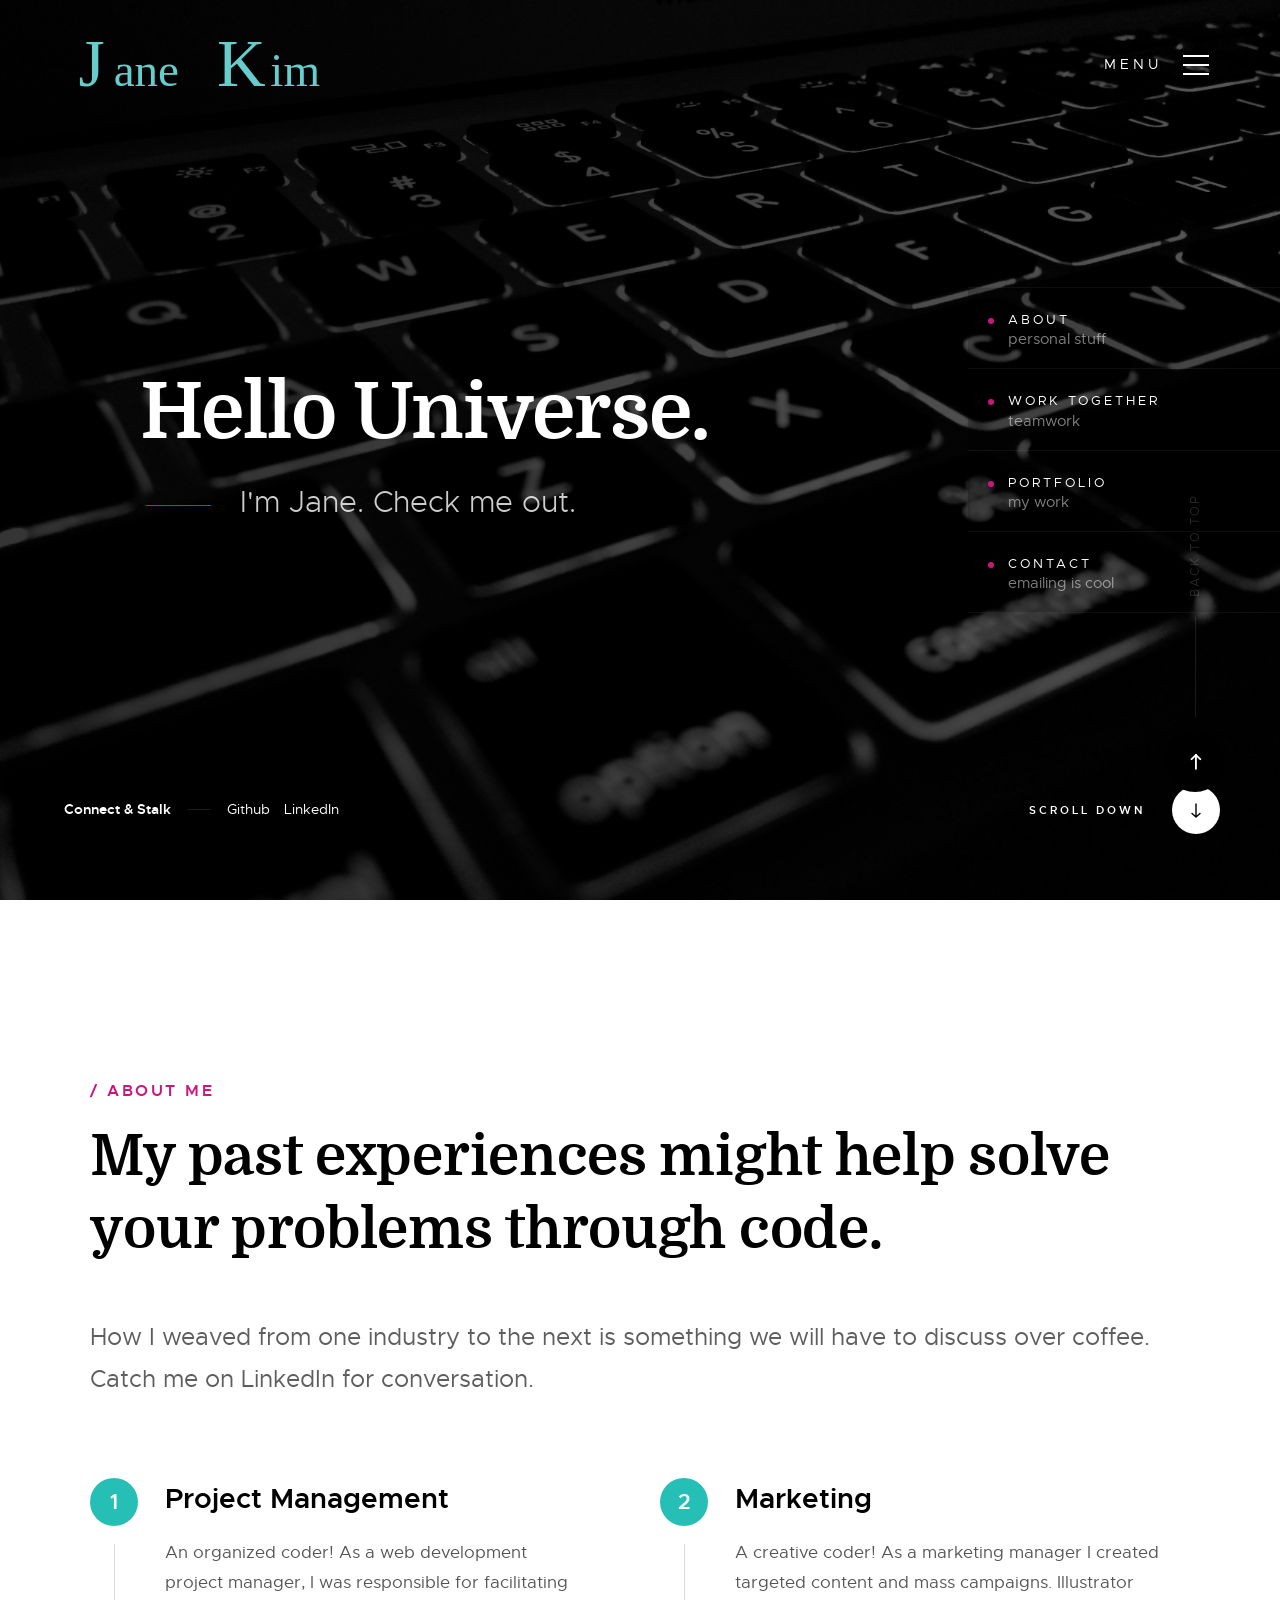
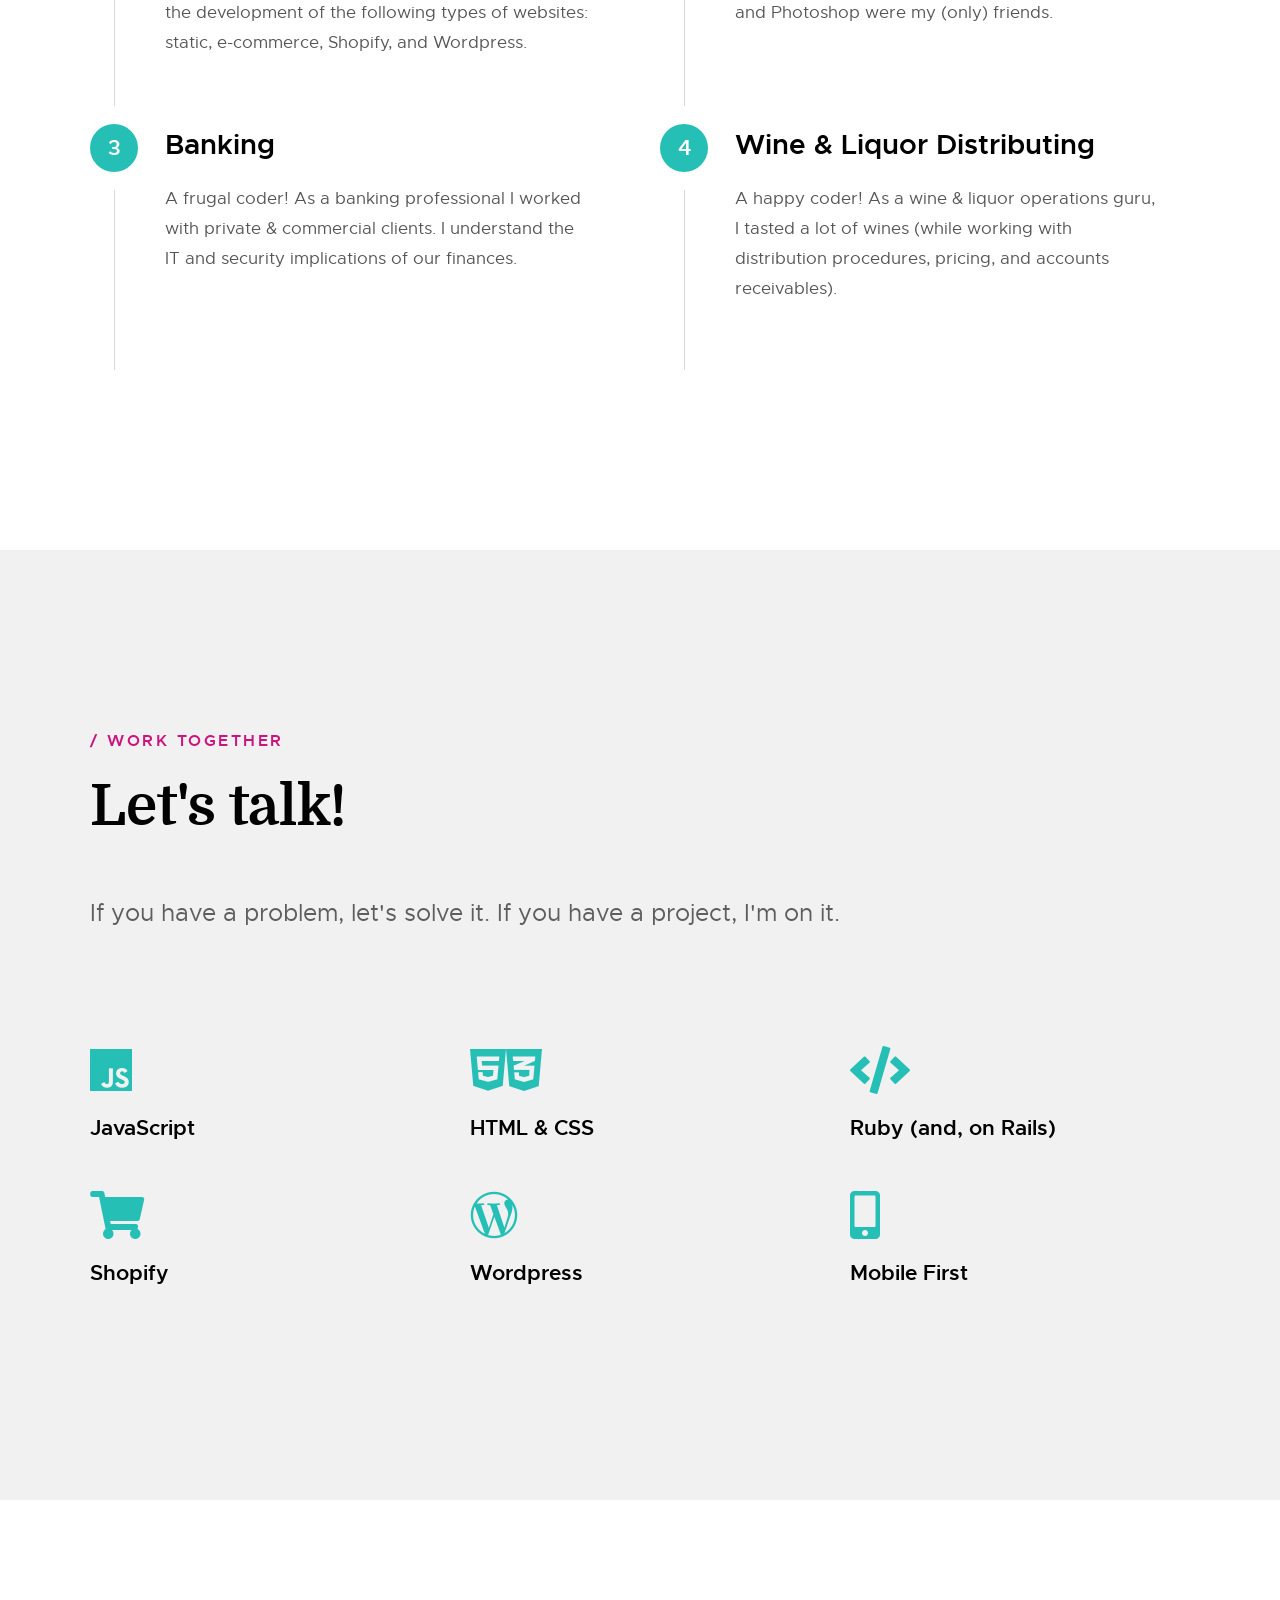
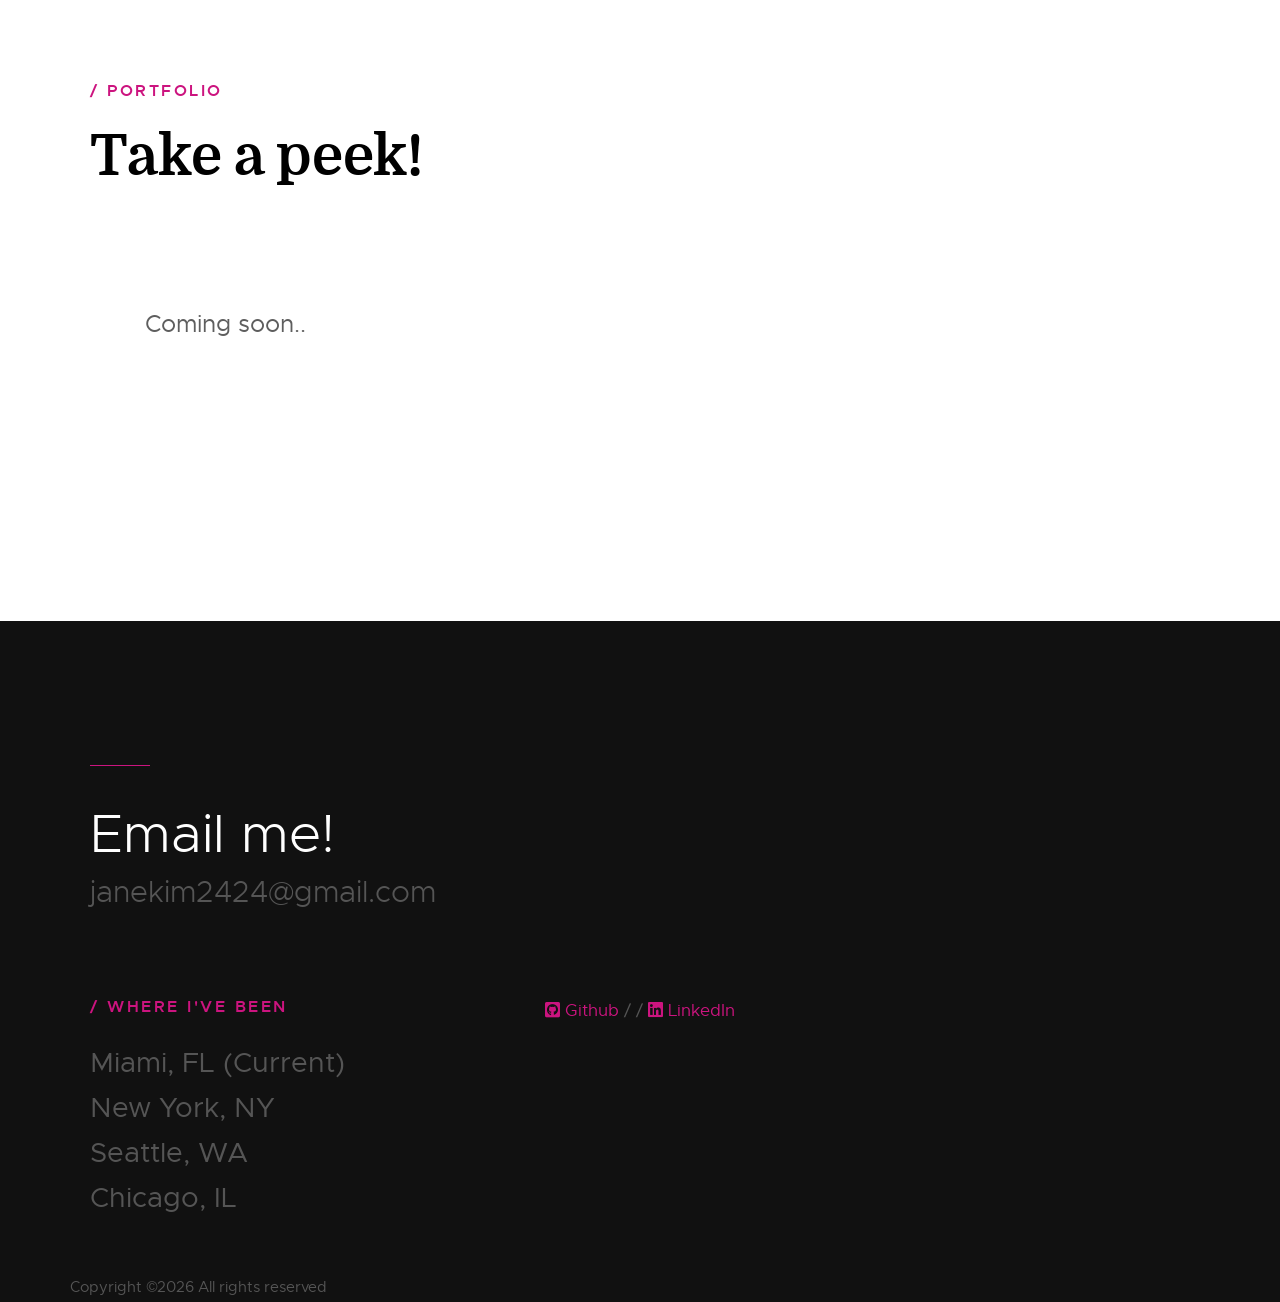
<file: index.html>
<!DOCTYPE html>
<html class="no-js" lang="en">
<head>

    <!--- basic page needs
    ================================================== -->
    <meta charset="utf-8">
    <title>Jane Kim Portfolio Website</title>
    <meta name="description" content="">
    <meta name="author" content="">

    <!-- mobile specific metas
    ================================================== -->
    <meta name="viewport" content="width=device-width, initial-scale=1">

    <!-- CSS
    ================================================== -->
    <link rel="stylesheet" href="css/base.css">
    <link rel="stylesheet" href="css/vendor.css">
    <link rel="stylesheet" href="css/main.css">

    <!-- script
    ================================================== -->
    <script src="js/modernizr.js"></script>
    <script src="js/pace.min.js"></script>

    <!-- favicons
    ================================================== -->
    <link rel="shortcut icon" href="favicon-01.png" type="image/png">
    <link rel="icon" href="favicon-01.png" type="image/png" >

</head>

<body id="top">

    <!-- header
    ================================================== -->
    <header class="s-header">

        <div class="header-logo">
            <a class="site-logo" href="index.html">
                <img src="images/logo.svg" alt="Homepage">
            </a>
        </div> <!-- end header-logo -->

        <nav class="header-nav">

            <a href="#0" class="header-nav__close" title="close"><span>Close</span></a>

            <div class="header-nav__content">
                <h3>Jane Kim</h3>

                <ul class="header-nav__list">
                    <li class="current"><a class="smoothscroll"  href="#home" title="home">Home</a></li>
                    <li><a class="smoothscroll"  href="#about" title="about">About</a></li>
                    <li><a class="smoothscroll"  href="#services" title="services">Work Together</a></li>
                    <li><a class="smoothscroll"  href="#works" title="works">Portfolio</a></li>
                    <li><a class="smoothscroll"  href="#contact" title="contact">Contact</a></li>
                </ul>


            </div> <!-- end header-nav__content -->

        </nav> <!-- end header-nav -->

        <a class="header-menu-toggle" href="#0">
            <span class="header-menu-icon"></span>
        </a>

    </header> <!-- end s-header -->


    <!-- home
    ================================================== -->
    <section id="home" class="s-home target-section" data-parallax="scroll" data-image-src="images/keyboard.jpg" data-natural-width=3000 data-natural-height=2000 data-position-y=top>

        <div class="shadow-overlay"></div>

        <div class="home-content">

            <div class="row home-content__main">
                <h1>
                Hello Universe.
                </h1>

                <p>
                I'm Jane. Check me out.
                </p>
            </div> <!-- end home-content__main -->

        </div> <!-- end home-content -->

        <ul class="home-sidelinks">
            <li><a class="smoothscroll" href="#about">About<span>personal stuff</span></a></li>
            <li><a class="smoothscroll" href="#services">Work Together<span>teamwork</span></a></li>
            <li><a class="smoothscroll"  href="#works">Portfolio<span>my work</span></a></li>
            <li><a  class="smoothscroll" href="#contact">Contact<span>emailing is cool</span></a></li>
        </ul> <!-- end home-sidelinks -->

        <ul class="home-social">
            <li class="home-social-title">Connect & Stalk</li>
            <li><a href="https://github.com/jk2424" target="_blank">
                <i class="fab fa-github-square"></i>
                <span class="home-social-text">Github</span>
            </a></li>
            <li><a href="https://www.linkedin.com/in/janegkim2424/" target="_blank">
                <i class="fab fa-linkedin"></i>
                <span class="home-social-text">LinkedIn</span>
            </a></li>
        </ul> <!-- end home-social -->

        <a href="#about" class="home-scroll smoothscroll">
            <span class="home-scroll__text">Scroll Down</span>
            <span class="home-scroll__icon"></span>
        </a> <!-- end home-scroll -->

    </section> <!-- end s-home -->


    <!-- about
    ================================================== -->
    <section id='about' class="s-about">

        <div class="row section-header" data-aos="fade-up">
            <div class="col-full">
                <h3 class="subhead">About Me</h3>
                <h1 class="display-1">My past experiences might help solve your problems through code.</h1>
            </div>
        </div> <!-- end section-header -->

        <div class="row" data-aos="fade-up">
            <div class="col-full">
                <p class="lead">
                How I weaved from one industry to the next is something we will have to discuss over coffee. Catch me on LinkedIn for conversation.
                </p>
            </div>
        </div> <!-- end about-desc -->

        <div class="row">

            <div class="about-process process block-1-2 block-tab-full">

                <div class="process__vline-left"></div>
                <div class="process__vline-right"></div>

                <div class="col-block process__col" data-item="1" data-aos="fade-up">
                    <div class="process__text">
                        <h4>Project Management</h4>

                        <p>
                        An organized coder! As a web development project manager, I was responsible for facilitating the development of the following types of websites: static, e-commerce, Shopify, and Wordpress.
                        </p>
                    </div>
                </div>
                <div class="col-block process__col" data-item="2" data-aos="fade-up">
                    <div class="process__text">
                        <h4>Marketing</h4>

                        <p>
                          A creative coder! As a marketing manager I created targeted content and mass campaigns. Illustrator and Photoshop were my (only) friends.
                        </p>
                    </div>
                </div>
                <div class="col-block process__col" data-item="3" data-aos="fade-up">
                    <div class="process__text">
                        <h4>Banking</h4>

                        <p>
                          A frugal coder! As a banking professional I worked with private & commercial clients. I understand the IT and security implications of our finances.
                        </p>
                    </div>
                </div>
                <div class="col-block process__col" data-item="4" data-aos="fade-up">
                    <div class="process__text">
                        <h4>Wine & Liquor Distributing</h4>

                        <p>
                          A happy coder! As a wine & liquor operations guru, I tasted a lot of wines (while working with distribution procedures, pricing, and accounts receivables).
                    </div>
                </div>

            </div> <!-- end process -->

        </div> <!-- end about-stats -->

    </section> <!-- end s-about -->


    <!-- services
    ================================================== -->
    <section id='services' class="s-services light-gray">

        <div class="row section-header" data-aos="fade-up">
            <div class="col-full">
                <h3 class="subhead">Work Together</h3>
                <h1 class="display-1">Let's talk!</h1>
            </div>
        </div> <!-- end section-header -->

        <div class="row" data-aos="fade-up">
            <div class="col-full">
                <p class="lead">
                If you have a problem, let's solve it. If you have a project, I'm on it.
                </p>
            </div>
        </div> <!-- end about-desc -->

        <div class="row services-list block-1-3 block-m-1-2 block-tab-full">

            <div class="col-block service-item " data-aos="fade-up">
                <div class="service-icon service-icon--brand-identity">
                    <i class="fab fa-js"></i>
                </div>
                <div class="service-text">
                    <h3 class="h4">JavaScript</h3>

                </div>
            </div>

            <div class="col-block service-item" data-aos="fade-up">
                <div class="service-icon  service-icon--illustration">
                    <i class="fab fa-html5"></i><i class="fab fa-css3-alt"></i>
                </div>
                <div class="service-text">
                    <h3 class="h4">HTML & CSS</h3>

                </div>
            </div>

            <div class="col-block service-item" data-aos="fade-up">
                <div class="service-icon  service-icon--web-design">
                    <i class="fas fa-code"></i>
                </div>
                <div class="service-text">
                    <h3 class="h4">Ruby (and, on Rails)</h3>

                </div>
            </div>

            <div class="col-block service-item" data-aos="fade-up">
                <div class="service-icon service-icon--product-strategy">
                    <i class="fas fa-shopping-cart"></i>
                </div>
                <div class="service-text">
                    <h3 class="h4">Shopify</h3>

                </div>
            </div>

            <div class="col-block service-item" data-aos="fade-up">
                <div class="service-icon  service-icon--ui-design">
                    <i class="fab fa-wordpress-simple"></i>
                </div>
                <div class="service-text">
                    <h3 class="h4">Wordpress</h3>

                </div>
            </div>

            <div class="col-block service-item" data-aos="fade-up">
                <div class="service-icon service-icon--mobile-dev">
                    <i class="fas fa-mobile-alt"></i>
                </div>
                <div class="service-text">
                    <h3 class="h4">Mobile First</h3>

                </div>
            </div>

        </div> <!-- end services-list -->

    </section> <!-- end s-services -->


    <!-- works
    ================================================== -->
    <section id='works' class="s-works">

        <div class="row section-header" data-aos="fade-up">
            <div class="col-full">
                <h3 class="subhead">Portfolio</h3>
                <h1 class="display-1">Take a peek!</h1>
            </div>
        </div> <!-- end section-header -->


        <div class="row masonry-wrap">
          <p class="lead">Coming soon..</p>
            <!-- <div class="masonry">

                <div class="masonry__brick" data-aos="fade-up">
                    <div class="item-folio">

                        <div class="item-folio__thumb">
                            <a href="images/portfolio/gallery/g-lamp.jpg" class="thumb-link" title="Lamp" data-size="1050x700">
                                <img src="images/portfolio/lamp.jpg"
                                     srcset="images/portfolio/lamp.jpg 1x, images/portfolio/lamp@2x.jpg 2x" alt="">
                            </a>
                        </div>

                        <div class="item-folio__text">
                            <h3 class="item-folio__title">
                                Lamp
                            </h3>
                            <p class="item-folio__cat">
                                Web Design
                            </p>
                        </div>

                        <a href="https://www.behance.net/" class="item-folio__project-link" title="Project link">
                            Project Link
                        </a>

                        <div class="item-folio__caption">
                            <p>Vero molestiae sed aut natus excepturi. Et tempora numquam. Temporibus iusto quo.Unde dolorem corrupti neque nisi.</p>
                        </div>

                    </div>
                </div>

                <div class="masonry__brick" data-aos="fade-up">
                    <div class="item-folio">

                        <div class="item-folio__thumb">
                            <a href="images/portfolio/gallery/g-salad.jpg" class="thumb-link" title="Salad" data-size="1050x700">
                                <img src="images/portfolio/salad.jpg"
                                     srcset="images/portfolio/salad.jpg 1x, images/portfolio/salad@2x.jpg 2x" alt="">
                            </a>
                        </div>

                        <div class="item-folio__text">
                            <h3 class="item-folio__title">
                                Salad
                            </h3>
                            <p class="item-folio__cat">
                                Branding
                            </p>
                        </div>

                        <a href="https://www.behance.net/" class="item-folio__project-link" title="Project link">
                            Project Link
                        </a>

                        <span class="item-folio__caption">
                            <p>Vero molestiae sed aut natus excepturi. Et tempora numquam. Temporibus iusto quo.Unde dolorem corrupti neque nisi.</p>
                        </span>

                    </div>
                </div>

                <div class="masonry__brick" data-aos="fade-up">
                    <div class="item-folio">

                        <div class="item-folio__thumb">
                            <a href="images/portfolio/gallery/g-woodcraft.jpg" class="thumb-link" title="Woodcraft" data-size="1050x700">
                                <img src="images/portfolio/woodcraft.jpg"
                                     srcset="images/portfolio/woodcraft.jpg 1x, images/portfolio/woodcraft@2x.jpg 2x" alt="">
                            </a>
                        </div>

                        <div class="item-folio__text">
                            <h3 class="item-folio__title">
                                Woodcraft
                            </h3>
                            <p class="item-folio__cat">
                                Branding
                            </p>
                        </div>

                        <a href="https://www.behance.net/" class="item-folio__project-link" title="Project link">
                            Project Link
                        </a>

                        <span class="item-folio__caption">
                            <p>Vero molestiae sed aut natus excepturi. Et tempora numquam. Temporibus iusto quo.Unde dolorem corrupti neque nisi.</p>
                        </span>

                    </div>
                </div>

                <div class="masonry__brick" data-aos="fade-up">
                    <div class="item-folio">

                        <div class="item-folio__thumb">
                            <a href="images/portfolio/gallery/g-liberty.jpg" class="thumb-link" title="Liberty" data-size="1050x700">
                                <img src="images/portfolio/liberty.jpg"
                                     srcset="images/portfolio/liberty.jpg 1x, images/portfolio/liberty@2x.jpg 2x" alt="">
                            </a>
                        </div>

                        <div class="item-folio__text">
                            <h3 class="item-folio__title">
                                Liberty
                            </h3>
                            <p class="item-folio__cat">
                                Web Development
                            </p>
                        </div>

                        <a href="https://www.behance.net/" class="item-folio__project-link" title="Project link">
                            Project Link
                        </a>

                        <span class="item-folio__caption">
                            <p>Vero molestiae sed aut natus excepturi. Et tempora numquam. Temporibus iusto quo.Unde dolorem corrupti neque nisi.</p>
                        </span>

                    </div>
                </div>


                <div class="masonry__brick" data-aos="fade-up">
                    <div class="item-folio">

                        <div class="item-folio__thumb">
                            <a href="images/portfolio/gallery/g-fuji.jpg" class="thumb-link" title="Fuji" data-size="1050x700">
                                <img src="images/portfolio/fuji.jpg"
                                     srcset="images/portfolio/fuji.jpg 1x, images/portfolio/fuji@2x.jpg 2x" alt="">
                            </a>
                        </div>

                        <div class="item-folio__text">
                            <h3 class="item-folio__title">
                                Fuji
                            </h3>
                            <p class="item-folio__cat">
                                Web Design
                            </p>
                        </div>

                        <a href="https://www.behance.net/" class="item-folio__project-link" title="Project link">
                            Project Link
                        </a>

                        <span class="item-folio__caption">
                            <p>Vero molestiae sed aut natus excepturi. Et tempora numquam. Temporibus iusto quo.Unde dolorem corrupti neque nisi.</p>
                        </span>

                    </div>
                </div>

                <div class="masonry__brick" data-aos="fade-up">
                    <div class="item-folio">

                        <div class="item-folio__thumb">
                            <a href="images/portfolio/gallery/g-shutterbug.jpg" class="thumb-link" title="Shutterbug" data-size="1050x700">
                                <img src="images/portfolio/shutterbug.jpg"
                                     srcset="images/portfolio/shutterbug.jpg 1x, images/portfolio/shutterbug@2x.jpg 2x" alt="">
                            </a>
                        </div>

                        <div class="item-folio__text">
                            <h3 class="item-folio__title">
                                Lady Shutterbug
                            </h3>
                            <p class="item-folio__cat">
                                Branding
                            </p>
                        </div>

                        <a href="https://www.behance.net/" class="item-folio__project-link" title="Project link">
                            Project Link
                        </a>

                        <span class="item-folio__caption">
                            <p>Vero molestiae sed aut natus excepturi. Et tempora numquam. Temporibus iusto quo.Unde dolorem corrupti neque nisi.</p>
                        </span>

                    </div>
                </div>

            </div> -->
        </div>





        <!-- <div class="testimonials-wrap" data-aos="fade-up">

            <div class="row">
                <div class="col-full testimonials-header">
                    <h2 class="h1">What Clients Are Saying.</h2>
                </div>
            </div>

            <div class="row testimonials">

                <div class="col-full testimonials__slider">

                    <div class="testimonials__slide">
                        <img src="images/avatars/user-01.jpg" alt="Author image" class="testimonials__avatar">
                        <p>Qui ipsam temporibus quisquam velMaiores eos cumque distinctio nam accusantium ipsum.
                        Laudantium quia consequatur molestias delectus culpa facere hic dolores aperiam. Accusantium quos qui praesentium corpori.</p>
                        <div class="testimonials__author">
                            Tim Cook
                            <span>CEO, Apple</span>
                        </div>
                    </div>

                    <div class="testimonials__slide">
                        <img src="images/avatars/user-05.jpg" alt="Author image" class="testimonials__avatar">
                        <p>Excepturi nam cupiditate culpa doloremque deleniti repellat. Veniam quos repellat voluptas animi adipisci.
                        Nisi eaque consequatur. Quasi voluptas eius distinctio. Atque eos maxime. Qui ipsam temporibus quisquam vel.</p>
                        <div class="testimonials__author">
                            Sundar Pichai
                            <span>CEO, Google</span>
                        </div>
                    </div>

                    <div class="testimonials__slide">
                        <img src="images/avatars/user-02.jpg" alt="Author image" class="testimonials__avatar">
                        <p>Repellat dignissimos libero. Qui sed at corrupti expedita voluptas odit. Nihil ea quia nesciunt. Ducimus aut sed ipsam.
                        Autem eaque officia cum exercitationem sunt voluptatum accusamus. Quasi voluptas eius distinctio.</p>
                        <div class="testimonials__author">
                            Satya Nadella
                            <span>CEO, Microsoft</span>
                        </div>
                    </div>

                </div>

            </div>

        </div> -->

    </section>


    <!-- stats
    ================================================== -->
    <!-- <section id="stats" class="s-stats">

        <div class="row stats block-1-4 block-m-1-2 block-mob-full" data-aos="fade-up">

            <div class="col-block stats__col ">
                <div class="stats__count">129</div>
                <h5>Awards Received</h5>
            </div>
            <div class="col-block stats__col">
                <div class="stats__count">1507</div>
                <h5>Cups of Coffee</h5>
            </div>
            <div class="col-block stats__col">
                <div class="stats__count">108</div>
                <h5>Projects Completed</h5>
            </div>
            <div class="col-block stats__col">
                <div class="stats__count">103</div>
                <h5>Happy Clients</h5>
            </div> -->

        <!-- </div>

    </section>  -->


    <!-- contact
    ================================================== -->
    <section id="contact" class="s-contact">



        <div class="row">

            <div class="col-full contact-main" data-aos="fade-up">
                <p>
                <a href="mailto:janekim2424@gmail.com" class="contact-email">Email me!</a>
                <span class="contact-number">janekim2424@gmail.com</span>
                </p>
            </div> <!-- end contact-main -->

        </div> <!-- end row -->

        <div class="row">

            <div class="col-five tab-full contact-secondary" data-aos="fade-up">
                <h3 class="subhead subhead--light">Where I've been</h3>

                <p class="contact-address">
                    Miami, FL (Current)<br>
                    New York, NY<br>
                    Seattle, WA <br>
                    Chicago, IL <br>
                </p>
            </div> <!-- end contact-secondary -->

            <a href="https://github.com/jk2424" target="_blank">
                <i class="fab fa-github-square"></i>
                <span class="home-social-text">Github</span>
            </a>
            <span> / / </span>
            <a href="https://www.linkedin.com/in/janegkim2424/" target="_blank">
                <i class="fab fa-linkedin"></i>
                <span class="home-social-text">LinkedIn</span>
            </a>

        <div class="row">
            <div class="col-full cl-copyright">
                <span><!-- Link back to Colorlib can't be removed. Template is licensed under CC BY 3.0. -->
Copyright &copy;<script>document.write(new Date().getFullYear());</script> All rights reserved
<!-- Link back to Colorlib can't be removed. Template is licensed under CC BY 3.0. --></span>
            </div>
        </div>

        <div class="cl-go-top">
            <a class="smoothscroll" title="Back to Top" href="#top"><i class="icon-arrow-up" aria-hidden="true"></i></a>
        </div>

    </section> <!-- end s-contact -->


    <!-- photoswipe background
    ================================================== -->
    <div aria-hidden="true" class="pswp" role="dialog" tabindex="-1">

        <div class="pswp__bg"></div>
        <div class="pswp__scroll-wrap">

            <div class="pswp__container">
                <div class="pswp__item"></div>
                <div class="pswp__item"></div>
                <div class="pswp__item"></div>
            </div>

            <div class="pswp__ui pswp__ui--hidden">
                <div class="pswp__top-bar">
                    <div class="pswp__counter"></div><button class="pswp__button pswp__button--close" title="Close (Esc)"></button> <button class="pswp__button pswp__button--share" title=
                    "Share"></button> <button class="pswp__button pswp__button--fs" title="Toggle fullscreen"></button> <button class="pswp__button pswp__button--zoom" title=
                    "Zoom in/out"></button>
                    <div class="pswp__preloader">
                        <div class="pswp__preloader__icn">
                            <div class="pswp__preloader__cut">
                                <div class="pswp__preloader__donut"></div>
                            </div>
                        </div>
                    </div>
                </div>
                <div class="pswp__share-modal pswp__share-modal--hidden pswp__single-tap">
                    <div class="pswp__share-tooltip"></div>
                </div><button class="pswp__button pswp__button--arrow--left" title="Previous (arrow left)"></button> <button class="pswp__button pswp__button--arrow--right" title=
                "Next (arrow right)"></button>
                <div class="pswp__caption">
                    <div class="pswp__caption__center"></div>
                </div>
            </div>

        </div>

    </div> <!-- end photoSwipe background -->


    <!-- preloader
    ================================================== -->
    <div id="preloader">
        <div id="loader">
        </div>
    </div>


    <!-- Java Script
    ================================================== -->
    <script src="js/jquery-3.2.1.min.js"></script>
    <script src="js/plugins.js"></script>
    <script src="js/main.js"></script>

</body>

</html>
</file>
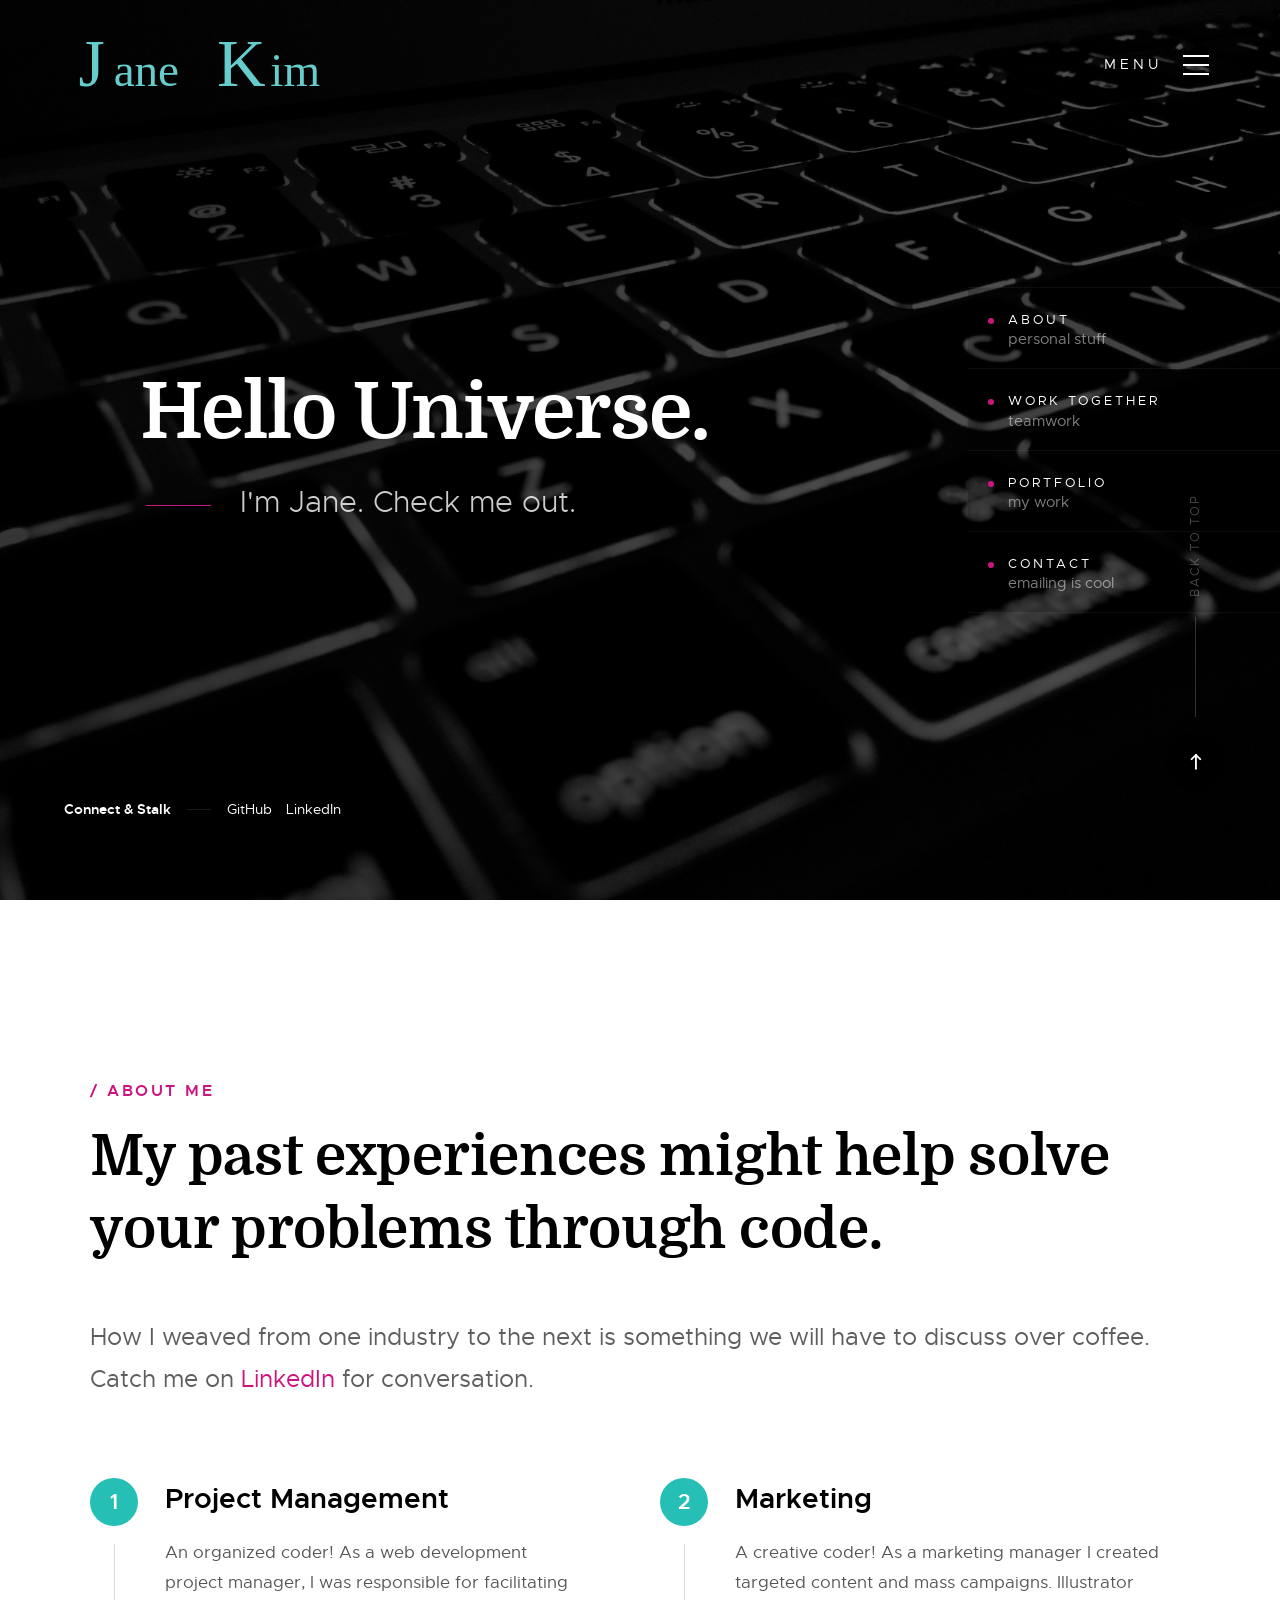
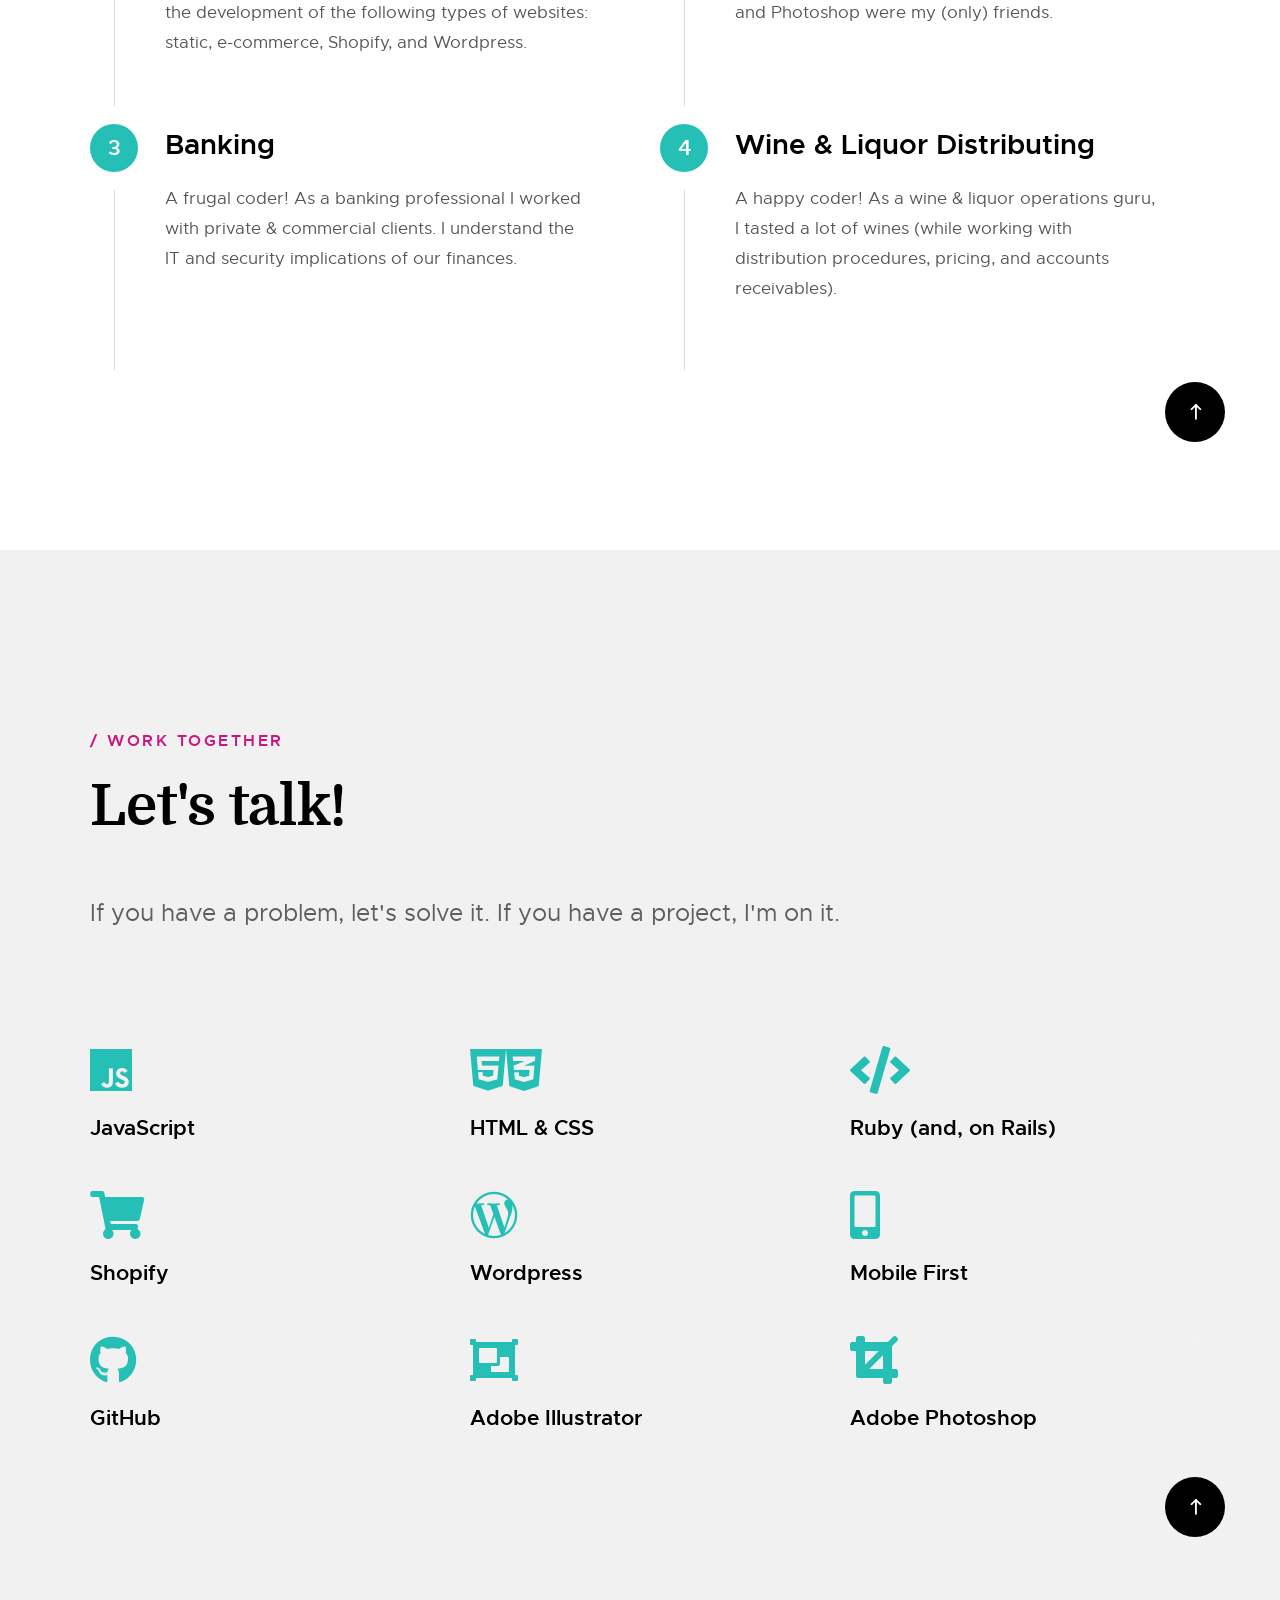
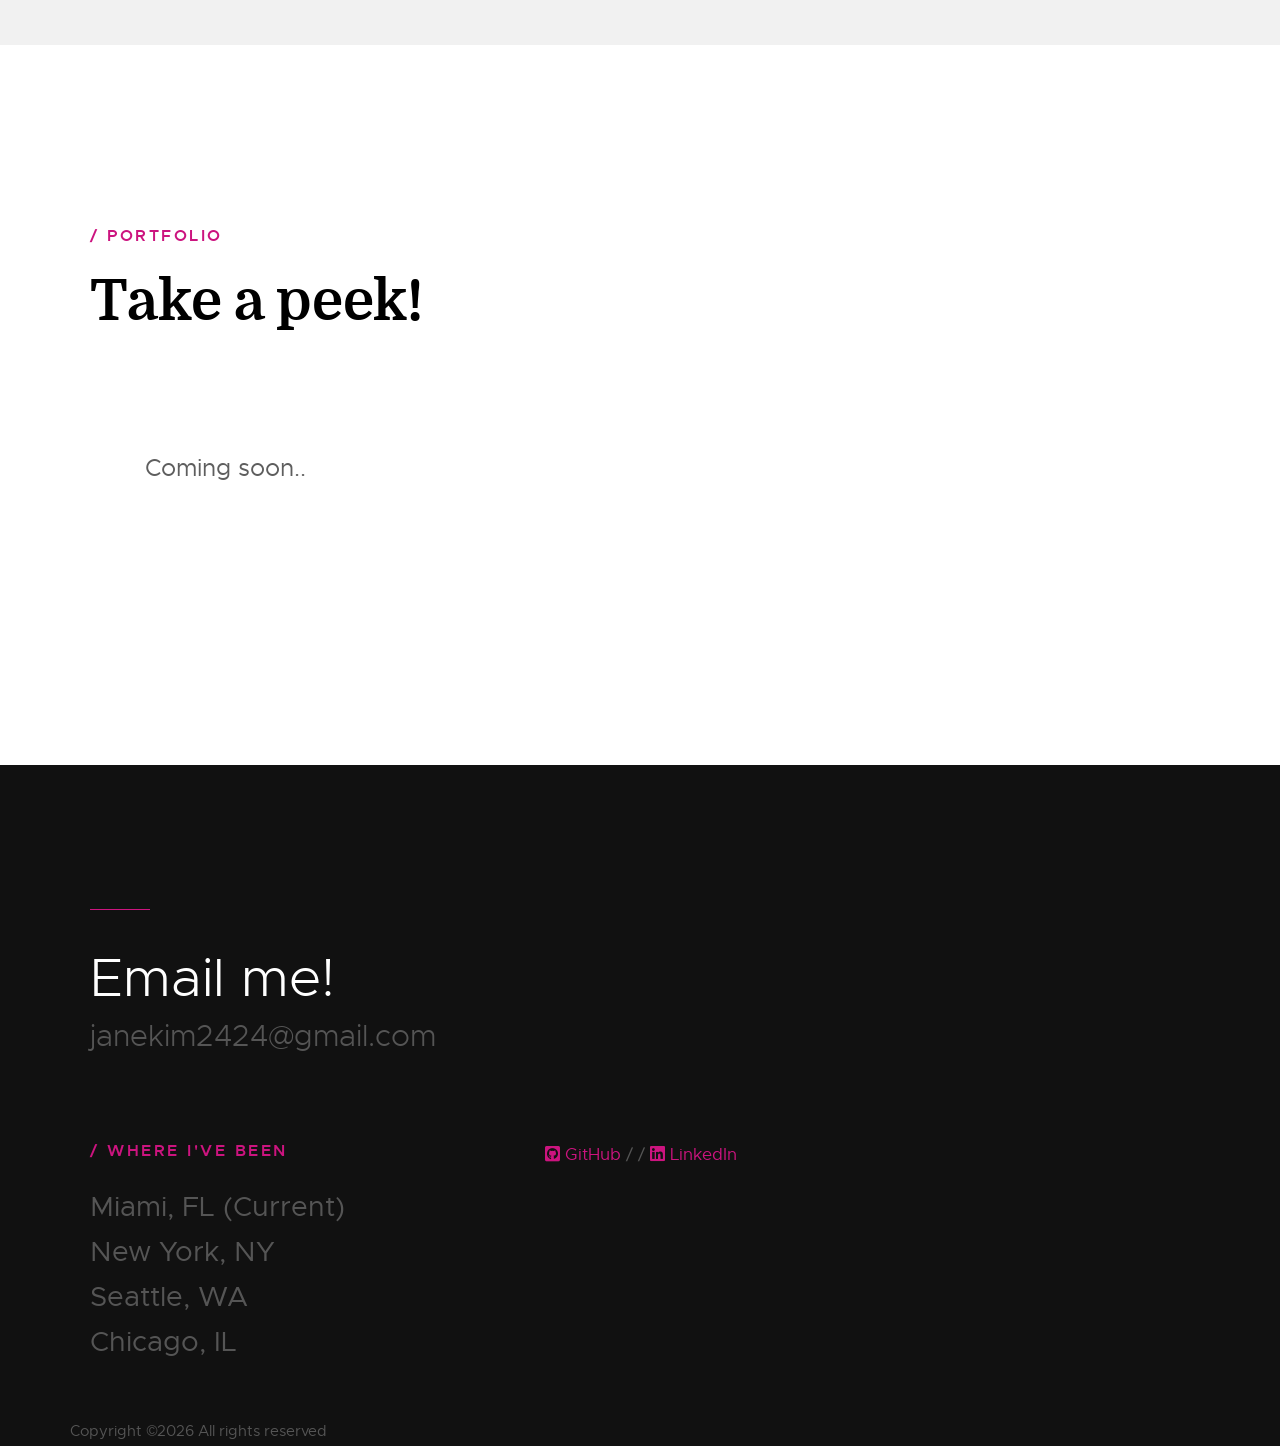
<file: home.html>
<!DOCTYPE html>
<html class="no-js" lang="en">
<head>

    <!--- basic page needs
    ================================================== -->
    <meta charset="utf-8">
    <title>Jane Kim Portfolio Website</title>
    <meta name="description" content="">
    <meta name="author" content="">

    <!-- mobile specific metas
    ================================================== -->
    <meta name="viewport" content="width=device-width, initial-scale=1">

    <!-- CSS
    ================================================== -->
    <link rel="stylesheet" href="css/base.css">
    <link rel="stylesheet" href="css/vendor.css">
    <link rel="stylesheet" href="css/main.css">

    <!-- script
    ================================================== -->
    <script src="js/modernizr.js"></script>
    <script src="js/pace.min.js"></script>

    <!-- favicons
    ================================================== -->
    <link rel="shortcut icon" href="favicon-01.png" type="image/png">
    <link rel="icon" href="favicon-01.png" type="image/png" >

</head>

<body id="top">

    <!-- header
    ================================================== -->
    <header class="s-header">

        <div class="header-logo">
            <a class="site-logo" href="index.html">
                <img src="images/logo.svg" alt="Homepage">
            </a>
        </div> <!-- end header-logo -->

        <nav class="header-nav">

            <a href="#0" class="header-nav__close" title="close"><span>Close</span></a>

            <div class="header-nav__content">
                <h3>Jane Kim</h3>

                <ul class="header-nav__list">
                    <li class="current"><a class="smoothscroll"  href="#home" title="home">Home</a></li>
                    <li><a class="smoothscroll"  href="#about" title="about">About</a></li>
                    <li><a class="smoothscroll"  href="#services" title="services">Work Together</a></li>
                    <li><a class="smoothscroll"  href="#works" title="works">Portfolio</a></li>
                    <li><a class="smoothscroll"  href="#contact" title="contact">Contact</a></li>
                </ul>


            </div> <!-- end header-nav__content -->

        </nav> <!-- end header-nav -->

        <a class="header-menu-toggle" href="#0">
            <span class="header-menu-icon"></span>
        </a>

    </header> <!-- end s-header -->


    <!-- home
    ================================================== -->
    <section id="home" class="s-home target-section" data-parallax="scroll" data-image-src="images/keyboard.jpg" data-natural-width=3000 data-natural-height=2000 data-position-y=top>

        <div class="shadow-overlay"></div>

        <div class="home-content">

            <div class="row home-content__main">
                <h1>
                Hello Universe.
                </h1>

                <p>
                I'm Jane. Check me out.
                </p>
            </div> <!-- end home-content__main -->

        </div> <!-- end home-content -->

        <ul class="home-sidelinks">
            <li><a class="smoothscroll" href="#about">About<span>personal stuff</span></a></li>
            <li><a class="smoothscroll" href="#services">Work Together<span>teamwork</span></a></li>
            <li><a class="smoothscroll"  href="#works">Portfolio<span>my work</span></a></li>
            <li><a  class="smoothscroll" href="#contact">Contact<span>emailing is cool</span></a></li>
        </ul> <!-- end home-sidelinks -->

        <ul class="home-social">
            <li class="home-social-title">Connect & Stalk</li>
            <li><a href="https://github.com/jk2424" target="_blank">
                <i class="fab fa-github-square"></i>
                <span class="home-social-text">GitHub</span>
            </a></li>
            <li><a href="https://www.linkedin.com/in/janegkim2424" target="_blank">
                <i class="fab fa-linkedin"></i>
                <span class="home-social-text">LinkedIn</span>
            </a></li>
        </ul> <!-- end home-social -->



    </section> <!-- end s-home -->


    <!-- about
    ================================================== -->
    <section id='about' class="s-about">

        <div class="row section-header" data-aos="fade-up">
            <div class="col-full">
                <h3 class="subhead">About Me</h3>
                <h1 class="display-1">My past experiences might help solve your problems through code.</h1>
            </div>
        </div> <!-- end section-header -->

        <div class="row" data-aos="fade-up">
            <div class="col-full">
                <p class="lead">
                How I weaved from one industry to the next is something we will have to discuss over coffee. Catch me on <a href="https://www.linkedin.com/in/janegkim2424/" target="_blank">LinkedIn</a> for conversation.
                </p>
            </div>
        </div> <!-- end about-desc -->

        <div class="row">

            <div class="about-process process block-1-2 block-tab-full">

                <div class="process__vline-left"></div>
                <div class="process__vline-right"></div>

                <div class="col-block process__col" data-item="1" data-aos="fade-up">
                    <div class="process__text">
                        <h4>Project Management</h4>

                        <p>
                        An organized coder! As a web development project manager, I was responsible for facilitating the development of the following types of websites: static, e-commerce, Shopify, and Wordpress.
                        </p>
                    </div>
                </div>
                <div class="col-block process__col" data-item="2" data-aos="fade-up">
                    <div class="process__text">
                        <h4>Marketing</h4>

                        <p>
                          A creative coder! As a marketing manager I created targeted content and mass campaigns. Illustrator and Photoshop were my (only) friends.
                        </p>
                    </div>
                </div>
                <div class="col-block process__col" data-item="3" data-aos="fade-up">
                    <div class="process__text">
                        <h4>Banking</h4>

                        <p>
                          A frugal coder! As a banking professional I worked with private & commercial clients. I understand the IT and security implications of our finances.
                        </p>
                    </div>
                </div>
                <div class="col-block process__col" data-item="4" data-aos="fade-up">
                    <div class="process__text">
                        <h4>Wine & Liquor Distributing</h4>

                        <p>
                          A happy coder! As a wine & liquor operations guru, I tasted a lot of wines (while working with distribution procedures, pricing, and accounts receivables).
                    </div>
                </div>

            </div> <!-- end process -->


        </div> <!-- end about-stats -->
        <div class="cl-go-top">
            <a class="smoothscroll" title="Back to Top" href="#top"><i class="icon-arrow-up" aria-hidden="true"></i></a>
        </div>


    </section> <!-- end s-about -->


    <!-- services
    ================================================== -->
    <section id='services' class="s-services light-gray">

        <div class="row section-header" data-aos="fade-up">
            <div class="col-full">
                <h3 class="subhead">Work Together</h3>
                <h1 class="display-1">Let's talk!</h1>
            </div>
        </div> <!-- end section-header -->

        <div class="row" data-aos="fade-up">
            <div class="col-full">
                <p class="lead">
                If you have a problem, let's solve it. If you have a project, I'm on it.
                </p>
            </div>
        </div> <!-- end about-desc -->

        <div class="row services-list block-1-3 block-m-1-2 block-tab-full">

            <div class="col-block service-item " data-aos="fade-up">
                <div class="service-icon service-icon--brand-identity">
                    <i class="fab fa-js"></i>
                </div>
                <div class="service-text">
                    <h3 class="h4">JavaScript</h3>

                </div>
            </div>

            <div class="col-block service-item" data-aos="fade-up">
                <div class="service-icon  service-icon--illustration">
                    <i class="fab fa-html5"></i><i class="fab fa-css3-alt"></i>
                </div>
                <div class="service-text">
                    <h3 class="h4">HTML & CSS</h3>

                </div>
            </div>

            <div class="col-block service-item" data-aos="fade-up">
                <div class="service-icon  service-icon--web-design">
                    <i class="fas fa-code"></i>
                </div>
                <div class="service-text">
                    <h3 class="h4">Ruby (and, on Rails)</h3>

                </div>
            </div>

            <div class="col-block service-item" data-aos="fade-up">
                <div class="service-icon service-icon--product-strategy">
                    <i class="fas fa-shopping-cart"></i>
                </div>
                <div class="service-text">
                    <h3 class="h4">Shopify</h3>

                </div>
            </div>

            <div class="col-block service-item" data-aos="fade-up">
                <div class="service-icon  service-icon--ui-design">
                    <i class="fab fa-wordpress-simple"></i>
                </div>
                <div class="service-text">
                    <h3 class="h4">Wordpress</h3>

                </div>
            </div>

            <div class="col-block service-item" data-aos="fade-up">
                <div class="service-icon service-icon--mobile-dev">
                    <i class="fas fa-mobile-alt"></i>
                </div>
                <div class="service-text">
                    <h3 class="h4">Mobile First</h3>

                </div>
            </div>

            <div class="col-block service-item" data-aos="fade-up">
                <div class="service-icon  service-icon--ui-design">
                    <i class="fab fa-github"></i>
                </div>
                <div class="service-text">
                    <h3 class="h4">GitHub</h3>

                </div>
            </div>

            <div class="col-block service-item" data-aos="fade-up">
                <div class="service-icon  service-icon--ui-design">
                    <i class="fas fa-object-group"></i>
                </div>
                <div class="service-text">
                    <h3 class="h4">Adobe Illustrator</h3>

                </div>
            </div>

            <div class="col-block service-item" data-aos="fade-up">
                <div class="service-icon  service-icon--ui-design">
                    <i class="fas fa-crop"></i>
                </div>
                <div class="service-text">
                    <h3 class="h4">Adobe Photoshop</h3>

                </div>
            </div>



        </div> <!-- end services-list -->

        <div class="cl-go-top">
            <a class="smoothscroll" title="Back to Top" href="#top"><i class="icon-arrow-up" aria-hidden="true"></i></a>
        </div>
    </section> <!-- end s-services -->


    <!-- works
    ================================================== -->
    <section id='works' class="s-works">

        <div class="row section-header" data-aos="fade-up">
            <div class="col-full">
                <h3 class="subhead">Portfolio</h3>
                <h1 class="display-1">Take a peek!</h1>
            </div>
        </div> <!-- end section-header -->


        <div class="row masonry-wrap">
          <p class="lead">Coming soon..</p>


    </section>

    <section id="contact" class="s-contact">



        <div class="row">


            <div class="col-full contact-main" data-aos="fade-up">
                <p>
                <a href="mailto:janekim2424@gmail.com" class="contact-email">Email me!</a>
                <span class="contact-number">janekim2424@gmail.com</span>
                </p>
            </div> <!-- end contact-main -->

        </div> <!-- end row -->

        <div class="row">

            <div class="col-five tab-full contact-secondary" data-aos="fade-up">
                <h3 class="subhead subhead--light">Where I've been</h3>

                <p class="contact-address">
                    Miami, FL (Current)<br>
                    New York, NY<br>
                    Seattle, WA <br>
                    Chicago, IL <br>
                </p>
            </div> <!-- end contact-secondary -->

            <a href="https://github.com/jk2424" target="_blank">
                <i class="fab fa-github-square"></i>
                <span class="home-social-text">GitHub</span>
            </a>
            <span> / / </span>
            <a href="https://www.linkedin.com/in/janegkim2424/" target="_blank">
                <i class="fab fa-linkedin"></i>
                <span class="home-social-text">LinkedIn</span>
            </a>

            <div class="cl-go-top">
                <a class="smoothscroll" title="Back to Top" href="#top"><i class="icon-arrow-up" aria-hidden="true"></i></a>
            </div>

        <div class="row">
            <div class="col-full cl-copyright">
                <span><!-- Link back to Colorlib can't be removed. Template is licensed under CC BY 3.0. -->
Copyright &copy;<script>document.write(new Date().getFullYear());</script> All rights reserved
<!-- Link back to Colorlib can't be removed. Template is licensed under CC BY 3.0. --></span>
            </div>
            <div class="cl-go-top">
                <a class="smoothscroll" title="Back to Top" href="#top"><i class="icon-arrow-up" aria-hidden="true"></i></a>
            </div>

        </div>



    </section> <!-- end s-contact -->


    <!-- photoswipe background
    ================================================== -->
    <div aria-hidden="true" class="pswp" role="dialog" tabindex="-1">

        <div class="pswp__bg"></div>
        <div class="pswp__scroll-wrap">

            <div class="pswp__container">
                <div class="pswp__item"></div>
                <div class="pswp__item"></div>
                <div class="pswp__item"></div>
            </div>

            <div class="pswp__ui pswp__ui--hidden">
                <div class="pswp__top-bar">
                    <div class="pswp__counter"></div><button class="pswp__button pswp__button--close" title="Close (Esc)"></button> <button class="pswp__button pswp__button--share" title=
                    "Share"></button> <button class="pswp__button pswp__button--fs" title="Toggle fullscreen"></button> <button class="pswp__button pswp__button--zoom" title=
                    "Zoom in/out"></button>
                    <div class="pswp__preloader">
                        <div class="pswp__preloader__icn">
                            <div class="pswp__preloader__cut">
                                <div class="pswp__preloader__donut"></div>
                            </div>
                        </div>
                    </div>
                </div>
                <div class="pswp__share-modal pswp__share-modal--hidden pswp__single-tap">
                    <div class="pswp__share-tooltip"></div>
                </div><button class="pswp__button pswp__button--arrow--left" title="Previous (arrow left)"></button> <button class="pswp__button pswp__button--arrow--right" title=
                "Next (arrow right)"></button>
                <div class="pswp__caption">
                    <div class="pswp__caption__center"></div>
                </div>
            </div>

        </div>

    </div> <!-- end photoSwipe background -->


    <!-- preloader
    ================================================== -->
    <div id="preloader">
        <div id="loader">
        </div>
    </div>


    <!-- Java Script
    ================================================== -->
    <script src="js/jquery-3.2.1.min.js"></script>
    <script src="js/plugins.js"></script>
    <script src="js/main.js"></script>

</body>

</html>
</file>
<file: css/base.css>
/* =================================================================== 
 *
 *  Transcend v1.0 Base Stylesheet
 *  03-18-2018
 *  ------------------------------------------------------------------
 *
 *  TOC:
 *  # imports
 *  # normalize
 *  # basic/base setup styles
 *      ## Media
 *      ## Typography resets
 *      ## links
 *      ## inputs
 *  # grid
 *      ## medium size devices
 *      ## tablets
 *      ## mobile devices
 *      ## small mobile devices
 *  # block grids
 *      ## medium size devices
 *      ## tablets
 *      ## mobile devices
 *      ## small mobile devices
 *  # MISC
 *
 * =================================================================== */

/* ===================================================================
 * # imports 
 *
 * ------------------------------------------------------------------- */
@import url("font-awesome/css/fontawesome-all.css");
@import url("micons/micons.css");
@import url("fonts.css");


/* ===================================================================
 * # normalize
 * normalize.css v5.0.0 | MIT License | 
 * github.com/necolas/normalize.css
 *
 * ------------------------------------------------------------------- */
html {
    font-family: sans-serif;
    line-height: 1.15;
    -ms-text-size-adjust: 100%;
    -webkit-text-size-adjust: 100%;
}

body {
    margin: 0;
}

article,
aside,
footer,
header,
nav,
section {
    display: block;
}

h1 {
    font-size: 2em;
    margin: 0.67em 0;
}

figcaption,
figure,
main {
    display: block;
}

figure {
    margin: 1em 40px;
}

hr {
    box-sizing: content-box;
    height: 0;
    overflow: visible;
}

pre {
    font-family: monospace, monospace;
    font-size: 1em;
}

a {
    background-color: transparent;
    -webkit-text-decoration-skip: objects;
}

a:active,
a:hover {
    outline-width: 0;
}

abbr[title] {
    border-bottom: none;
    text-decoration: underline;
    text-decoration: underline dotted;
}

b,
strong {
    font-weight: inherit;
}

b,
strong {
    font-weight: bolder;
}

code,
kbd,
samp {
    font-family: monospace, monospace;
    font-size: 1em;
}

dfn {
    font-style: italic;
}

mark {
    background-color: #ff0;
    color: #000;
}

small {
    font-size: 80%;
}

sub,
sup {
    font-size: 75%;
    line-height: 0;
    position: relative;
    vertical-align: baseline;
}

sub {
    bottom: -0.25em;
}

sup {
    top: -0.5em;
}

audio,
video {
    display: inline-block;
}

audio:not([controls]) {
    display: none;
    height: 0;
}

img {
    border-style: none;
}

svg:not(:root) {
    overflow: hidden;
}

button,
input,
optgroup,
select,
textarea {
    font-family: sans-serif;
    font-size: 100%;
    line-height: 1.15;
    margin: 0;
}

button,
input {
    overflow: visible;
}

button,
select {
    text-transform: none;
}

button,
html [type="button"],
[type="reset"],
[type="submit"] {
    -webkit-appearance: button;
}

button::-moz-focus-inner,
[type="button"]::-moz-focus-inner,
[type="reset"]::-moz-focus-inner,
[type="submit"]::-moz-focus-inner {
    border-style: none;
    padding: 0;
}

button:-moz-focusring,
[type="button"]:-moz-focusring,
[type="reset"]:-moz-focusring,
[type="submit"]:-moz-focusring {
    outline: 1px dotted ButtonText;
}

fieldset {
    border: 1px solid #c0c0c0;
    margin: 0 2px;
    padding: 0.35em 0.625em 0.75em;
}

legend {
    box-sizing: border-box;
    color: inherit;
    display: table;
    max-width: 100%;
    padding: 0;
    white-space: normal;
}

progress {
    display: inline-block;
    vertical-align: baseline;
}

textarea {
    overflow: auto;
}

[type="checkbox"],
[type="radio"] {
    box-sizing: border-box;
    padding: 0;
}

[type="number"]::-webkit-inner-spin-button,
[type="number"]::-webkit-outer-spin-button {
    height: auto;
}

[type="search"] {
    -webkit-appearance: textfield;
    outline-offset: -2px;
}

[type="search"]::-webkit-search-cancel-button,
[type="search"]::-webkit-search-decoration {
    -webkit-appearance: none;
}

::-webkit-file-upload-button {
    -webkit-appearance: button;
    font: inherit;
}

details,
menu {
    display: block;
}

summary {
    display: list-item;
}

canvas {
    display: inline-block;
}

template {
    display: none;
}

[hidden] {
    display: none;
}


/* ===================================================================
 * # basic/base setup styles
 *
 * ------------------------------------------------------------------- */
html {
    font-size: 62.5%;
    box-sizing: border-box;
}

*,
*::before,
*::after {
    box-sizing: inherit;
}

body {
    font-weight: normal;
    line-height: 1;
    word-wrap: break-word;
    text-rendering: optimizeLegibility;
    -webkit-overflow-scrolling: touch;
    -webkit-text-size-adjust: none;
}

body,
input,
button {
    -moz-osx-font-smoothing: grayscale;
    -webkit-font-smoothing: antialiased;
}


/* ------------------------------------------------------------------- 
 * ## Media
 * ------------------------------------------------------------------- */
img,
video {
    max-width: 100%;
    height: auto;
}


/* ------------------------------------------------------------------- 
 * ## Typography resets 
 * ------------------------------------------------------------------- */
div,
dl,
dt,
dd,
ul,
ol,
li,
h1,
h2,
h3,
h4,
h5,
h6,
pre,
form,
p,
blockquote,
th,
td {
    margin: 0;
    padding: 0;
}

h1,
h2,
h3,
h4,
h5,
h6 {
    -webkit-font-smoothing: auto;
    -webkit-font-smoothing: antialiased;
    -webkit-font-variant-ligatures: common-ligatures;
    -moz-font-variant-ligatures: common-ligatures;
    font-variant-ligatures: common-ligatures;
    text-rendering: optimizeLegibility;
}

em,
i {
    font-style: italic;
    line-height: inherit;
}

strong,
b {
    font-weight: bold;
    line-height: inherit;
}

small {
    font-size: 60%;
    line-height: inherit;
}

ol,
ul {
    list-style: none;
}

li {
    display: block;
}


/* ------------------------------------------------------------------- 
 * ## links
 * ------------------------------------------------------------------- */
a {
    text-decoration: none;
    line-height: inherit;
}

a img {
    border: none;
}


/* ------------------------------------------------------------------- 
 * ## inputs
 * ------------------------------------------------------------------- */
fieldset {
    margin: 0;
    padding: 0;
}

input[type="email"],
input[type="number"],
input[type="search"],
input[type="text"],
input[type="tel"],
input[type="url"],
input[type="password"],
textarea {
    -webkit-appearance: none;
    -moz-appearance: none;
    -ms-appearance: none;
    -o-appearance: none;
    appearance: none;
}



/* ===================================================================
 * # grid
 *
 * ------------------------------------------------------------------- */
.row {
    width: 89%;
    max-width: 1200px;
    margin: 0 auto;
}

.row:after {
    content: "";
    display: table;
    clear: both;
}

.row .row {
    width: auto;
    max-width: none;
    margin-left: -20px;
    margin-right: -20px;
}

/* column blocks
 * -------------------------------------- */
[class*="col-"] {
    float: left;
    padding: 0 20px;
}

[class*="col-"]+[class*="col-"].end {
    float: right;
}

/* column width classes 
 * -------------------------------------- */
.col-one {
    width: 8.33333%;
}

.col-two,
.col-1-6 {
    width: 16.66667%;
}

.col-three,
.col-1-4 {
    width: 25%;
}

.col-four,
.col-1-3 {
    width: 33.33333%;
}

.col-five {
    width: 41.66667%;
}

.col-six,
.col-1-2 {
    width: 50%;
}

.col-seven {
    width: 58.33333%;
}

.col-eight,
.col-2-3 {
    width: 66.66667%;
}

.col-nine,
.col-3-4 {
    width: 75%;
}

.col-ten,
.col-5-6 {
    width: 83.33333%;
}

.col-eleven {
    width: 91.66667%;
}

.col-twelve,
.col-full {
    width: 100%;
}


/* ------------------------------------------------------------------- 
 * ## medium size devices
 * ------------------------------------------------------------------- */
@media only screen and (max-width: 1200px) {
    .row .row {
        margin-left: -15px;
        margin-right: -15px;
    }
    [class*="col-"] {
        padding: 0 15px;
    }
    .md-two,
    .md-1-6 {
        width: 16.66667%;
    }
    .md-one {
        width: 8.33333%;
    }
    .md-three,
    .md-1-4 {
        width: 25%;
    }
    .md-four,
    .md-1-3 {
        width: 33.33333%;
    }
    .md-five {
        width: 41.66667%;
    }
    .md-six,
    .md-1-2 {
        width: 50%;
    }
    .md-seven {
        width: 58.33333%;
    }
    .md-eight,
    .md-2-3 {
        width: 66.66667%;
    }
    .md-nine,
    .md-3-4 {
        width: 75%;
    }
    .md-ten,
    .md-5-6 {
        width: 83.33333%;
    }
    .md-eleven {
        width: 91.66667%;
    }
    .md-twelve,
    .md-full {
        width: 100%;
    }
}


/* ------------------------------------------------------------------- 
 * ## tablets
 * ------------------------------------------------------------------- */
@media only screen and (max-width: 800px) {
    .row {
        width: 90%;
    }
    .tab-1-4 {
        width: 25%;
    }
    .tab-1-3 {
        width: 33.33333%;
    }
    .tab-1-2 {
        width: 50%;
    }
    .tab-2-3 {
        width: 66.66667%;
    }
    .tab-3-4 {
        width: 75%;
    }
    .tab-full {
        width: 100%;
    }
    .hide-on-tablet {
        display: none;
    }
}


/* ------------------------------------------------------------------- 
 * ## mobile devices
 * ------------------------------------------------------------------- */
@media only screen and (max-width: 600px) {
    .row {
        width: auto;
        padding-left: 25px;
        padding-right: 25px;
    }
    .row .row {
        margin-left: -10px;
        margin-right: -10px;
        padding-left: 0;
        padding-right: 0;
    }
    [class*="col-"] {
        padding: 0 10px;
    }
    .mob-1-4 {
        width: 25%;
    }
    .mob-1-3 {
        width: 33.33333%;
    }
    .mob-1-2 {
        width: 50%;
    }
    .mob-2-3 {
        width: 66.66667%;
    }
    .mob-3-4 {
        width: 75%;
    }
    .mob-full {
        width: 100%;
    }
    .hide-on-mobile {
        display: none;
    }
}


/* ------------------------------------------------------------------- 
 * ## small mobile devices
 * ------------------------------------------------------------------- */

/* stack columns on small mobile devices
 * ------------------------------------------------------------------- */
@media only screen and (max-width: 400px) {
    .row .row {
        margin-left: 0;
        margin-right: 0;
    }
    [class*="col-"] {
        width: 100% !important;
        float: none !important;
        clear: both !important;
        margin-left: 0;
        margin-right: 0;
        padding: 0;
    }
    [class*="col-"]+[class*="col-"].end {
        float: none;
    }
}



/* ===================================================================
 * # block grids
 * ------------------------------------------------------------------- */

/*   Equally-sized columns define at row level
 * ------------------------------------------------------------------- */
[class*="block-"]:after {
    content: "";
    display: table;
    clear: both;
}

.block-1-6 .col-block {
    width: 16.66667%;
}

.block-1-5 .col-block {
    width: 20%;
}

.block-1-4 .col-block {
    width: 25%;
}

.block-1-3 .col-block {
    width: 33.33333%;
}

.block-1-2 .col-block {
    width: 50%;
}

/**
 * Clearing for block grid columns. Allow columns with 
 * different heights to align properly.
 */

.block-1-6 .col-block:nth-child(6n+1),
.block-1-5 .col-block:nth-child(5n+1),
.block-1-4 .col-block:nth-child(4n+1),
.block-1-3 .col-block:nth-child(3n+1),
.block-1-2 .col-block:nth-child(2n+1) {
    clear: both;
}


/* ------------------------------------------------------------------- 
 * ## medium size devices
 * ------------------------------------------------------------------- */
@media only screen and (max-width: 1200px) {
    .block-m-1-6 .col-block {
        width: 16.66667%;
    }
    .block-m-1-5 .col-block {
        width: 20%;
    }
    .block-m-1-4 .col-block {
        width: 25%;
    }
    .block-m-1-3 .col-block {
        width: 33.33333%;
    }
    .block-m-1-2 .col-block {
        width: 50%;
    }
    .block-m-full .col-block {
        width: 100%;
        clear: both;
    }
    [class*="block-m-"] .col-block:nth-child(n) {
        clear: none;
    }
    .block-m-1-6 .col-block:nth-child(6n+1),
    .block-m-1-5 .col-block:nth-child(5n+1),
    .block-m-1-4 .col-block:nth-child(4n+1),
    .block-m-1-3 .col-block:nth-child(3n+1),
    .block-m-1-2 .col-block:nth-child(2n+1) {
        clear: both;
    }
}


/* ------------------------------------------------------------------- 
 * ## tablets
 * ------------------------------------------------------------------- */
@media only screen and (max-width: 800px) {
    .block-tab-1-6 .col-block {
        width: 16.66667%;
    }
    .block-tab-1-5 .col-block {
        width: 20%;
    }
    .block-tab-1-4 .col-block {
        width: 25%;
    }
    .block-tab-1-3 .col-block {
        width: 33.33333%;
    }
    .block-tab-1-2 .col-block {
        width: 50%;
    }
    .block-tab-full .col-block {
        width: 100%;
        clear: both;
    }
    [class*="block-tab-"] .col-block:nth-child(n) {
        clear: none;
    }
    .block-tab-1-6 .col-block:nth-child(6n+1),
    .block-tab-1-6 .col-block:nth-child(5n+1),
    .block-tab-1-4 .col-block:nth-child(4n+1),
    .block-tab-1-3 .col-block:nth-child(3n+1),
    .block-tab-1-2 .col-block:nth-child(2n+1) {
        clear: both;
    }
}


/* ------------------------------------------------------------------- 
 * ## mobile devices
 * ------------------------------------------------------------------- */
@media only screen and (max-width: 600px) {
    .block-mob-1-6 .col-block {
        width: 16.66667%;
    }
    .block-mob-1-5 .col-block {
        width: 20%;
    }
    .block-mob-1-4 .col-block {
        width: 25%;
    }
    .block-mob-1-3 .col-block {
        width: 33.33333%;
    }
    .block-mob-1-2 .col-block {
        width: 50%;
    }
    .block-mob-full .col-block {
        width: 100%;
        clear: both;
    }
    [class*="block-mob-"] .col-block:nth-child(n) {
        clear: none;
    }
    .block-mob-1-6 .col-block:nth-child(6n+1),
    .block-mob-1-5 .col-block:nth-child(5n+1),
    .block-mob-1-4 .col-block:nth-child(4n+1),
    .block-mob-1-3 .col-block:nth-child(3n+1),
    .block-mob-1-2 .col-block:nth-child(2n+1) {
        clear: both;
    }
}


/* ------------------------------------------------------------------- 
 * ## small mobile devices
 * ------------------------------------------------------------------- */

/* stack columns on small mobile devices
 * ------------------------------------------------------------------- */
@media only screen and (max-width: 400px) {
    .stack .col-block {
        width: 100% !important;
        float: none !important;
        clear: both !important;
        margin-left: 0;
        margin-right: 0;
    }
}



/* ===================================================================
 * # MISC
 *
 * ------------------------------------------------------------------- */
.group:after {
    content: "";
    display: table;
    clear: both;
}

/* Misc Helper Styles
 * -------------------------------------- */
.is-hidden {
    display: none;
}

.is-invisible {
    visibility: hidden;
}

.antialiased {
    -webkit-font-smoothing: antialiased;
    -moz-osx-font-smoothing: grayscale;
}

.overflow-hidden {
    overflow: hidden;
}

.remove-bottom {
    margin-bottom: 0;
}

.half-bottom {
    margin-bottom: 1.5rem !important;
}

.add-bottom {
    margin-bottom: 3rem !important;
}

.no-border {
    border: none;
}

.full-width {
    width: 100%;
}

.text-center {
    text-align: center;
}

.text-left {
    text-align: left;
}

.text-right {
    text-align: right;
}

.pull-left {
    float: left;
}

.pull-right {
    float: right;
}

.align-center {
    margin-left: auto;
    margin-right: auto;
    text-align: center;
}

/*# sourceMappingURL=base.css.map */
</file>
<file: css/vendor.css>
/* =================================================================== 
 *
 *  Transcend v1.0 Vendor/Third Party CSS 
 *  03-18-2018
 *  ------------------------------------------------------------------
 *
 *  TOC:
 *  # animate on scroll
 *  # slick slider
 *  # PhotoSwipe main CSS
 *  # PhotoSwipe Skin 
 *
 * =================================================================== */


/* ===================================================================
 * # animate on scroll 
 * https://michalsnik.github.io/aos/
 * ------------------------------------------------------------------- */
[data-aos][data-aos][data-aos-duration="50"],
body[data-aos-duration="50"] [data-aos] {
  transition-duration: 50ms;
}

[data-aos][data-aos][data-aos-delay="50"],
body[data-aos-delay="50"] [data-aos] {
  transition-delay: 0;
}

[data-aos][data-aos][data-aos-delay="50"].aos-animate,
body[data-aos-delay="50"] [data-aos].aos-animate {
  transition-delay: 50ms;
}

[data-aos][data-aos][data-aos-duration="100"],
body[data-aos-duration="100"] [data-aos] {
  transition-duration: 0.1s;
}

[data-aos][data-aos][data-aos-delay="100"],
body[data-aos-delay="100"] [data-aos] {
  transition-delay: 0;
}

[data-aos][data-aos][data-aos-delay="100"].aos-animate,
body[data-aos-delay="100"] [data-aos].aos-animate {
  transition-delay: 0.1s;
}

[data-aos][data-aos][data-aos-duration="150"],
body[data-aos-duration="150"] [data-aos] {
  transition-duration: 0.15s;
}

[data-aos][data-aos][data-aos-delay="150"],
body[data-aos-delay="150"] [data-aos] {
  transition-delay: 0;
}

[data-aos][data-aos][data-aos-delay="150"].aos-animate,
body[data-aos-delay="150"] [data-aos].aos-animate {
  transition-delay: 0.15s;
}

[data-aos][data-aos][data-aos-duration="200"],
body[data-aos-duration="200"] [data-aos] {
  transition-duration: 0.2s;
}

[data-aos][data-aos][data-aos-delay="200"],
body[data-aos-delay="200"] [data-aos] {
  transition-delay: 0;
}

[data-aos][data-aos][data-aos-delay="200"].aos-animate,
body[data-aos-delay="200"] [data-aos].aos-animate {
  transition-delay: 0.2s;
}

[data-aos][data-aos][data-aos-duration="250"],
body[data-aos-duration="250"] [data-aos] {
  transition-duration: 0.25s;
}

[data-aos][data-aos][data-aos-delay="250"],
body[data-aos-delay="250"] [data-aos] {
  transition-delay: 0;
}

[data-aos][data-aos][data-aos-delay="250"].aos-animate,
body[data-aos-delay="250"] [data-aos].aos-animate {
  transition-delay: 0.25s;
}

[data-aos][data-aos][data-aos-duration="300"],
body[data-aos-duration="300"] [data-aos] {
  transition-duration: 0.3s;
}

[data-aos][data-aos][data-aos-delay="300"],
body[data-aos-delay="300"] [data-aos] {
  transition-delay: 0;
}

[data-aos][data-aos][data-aos-delay="300"].aos-animate,
body[data-aos-delay="300"] [data-aos].aos-animate {
  transition-delay: 0.3s;
}

[data-aos][data-aos][data-aos-duration="350"],
body[data-aos-duration="350"] [data-aos] {
  transition-duration: 0.35s;
}

[data-aos][data-aos][data-aos-delay="350"],
body[data-aos-delay="350"] [data-aos] {
  transition-delay: 0;
}

[data-aos][data-aos][data-aos-delay="350"].aos-animate,
body[data-aos-delay="350"] [data-aos].aos-animate {
  transition-delay: 0.35s;
}

[data-aos][data-aos][data-aos-duration="400"],
body[data-aos-duration="400"] [data-aos] {
  transition-duration: 0.4s;
}

[data-aos][data-aos][data-aos-delay="400"],
body[data-aos-delay="400"] [data-aos] {
  transition-delay: 0;
}

[data-aos][data-aos][data-aos-delay="400"].aos-animate,
body[data-aos-delay="400"] [data-aos].aos-animate {
  transition-delay: 0.4s;
}

[data-aos][data-aos][data-aos-duration="450"],
body[data-aos-duration="450"] [data-aos] {
  transition-duration: 0.45s;
}

[data-aos][data-aos][data-aos-delay="450"],
body[data-aos-delay="450"] [data-aos] {
  transition-delay: 0;
}

[data-aos][data-aos][data-aos-delay="450"].aos-animate,
body[data-aos-delay="450"] [data-aos].aos-animate {
  transition-delay: 0.45s;
}

[data-aos][data-aos][data-aos-duration="500"],
body[data-aos-duration="500"] [data-aos] {
  transition-duration: 0.5s;
}

[data-aos][data-aos][data-aos-delay="500"],
body[data-aos-delay="500"] [data-aos] {
  transition-delay: 0;
}

[data-aos][data-aos][data-aos-delay="500"].aos-animate,
body[data-aos-delay="500"] [data-aos].aos-animate {
  transition-delay: 0.5s;
}

[data-aos][data-aos][data-aos-duration="550"],
body[data-aos-duration="550"] [data-aos] {
  transition-duration: 0.55s;
}

[data-aos][data-aos][data-aos-delay="550"],
body[data-aos-delay="550"] [data-aos] {
  transition-delay: 0;
}

[data-aos][data-aos][data-aos-delay="550"].aos-animate,
body[data-aos-delay="550"] [data-aos].aos-animate {
  transition-delay: 0.55s;
}

[data-aos][data-aos][data-aos-duration="600"],
body[data-aos-duration="600"] [data-aos] {
  transition-duration: 0.6s;
}

[data-aos][data-aos][data-aos-delay="600"],
body[data-aos-delay="600"] [data-aos] {
  transition-delay: 0;
}

[data-aos][data-aos][data-aos-delay="600"].aos-animate,
body[data-aos-delay="600"] [data-aos].aos-animate {
  transition-delay: 0.6s;
}

[data-aos][data-aos][data-aos-duration="650"],
body[data-aos-duration="650"] [data-aos] {
  transition-duration: 0.65s;
}

[data-aos][data-aos][data-aos-delay="650"],
body[data-aos-delay="650"] [data-aos] {
  transition-delay: 0;
}

[data-aos][data-aos][data-aos-delay="650"].aos-animate,
body[data-aos-delay="650"] [data-aos].aos-animate {
  transition-delay: 0.65s;
}

[data-aos][data-aos][data-aos-duration="700"],
body[data-aos-duration="700"] [data-aos] {
  transition-duration: 0.7s;
}

[data-aos][data-aos][data-aos-delay="700"],
body[data-aos-delay="700"] [data-aos] {
  transition-delay: 0;
}

[data-aos][data-aos][data-aos-delay="700"].aos-animate,
body[data-aos-delay="700"] [data-aos].aos-animate {
  transition-delay: 0.7s;
}

[data-aos][data-aos][data-aos-duration="750"],
body[data-aos-duration="750"] [data-aos] {
  transition-duration: 0.75s;
}

[data-aos][data-aos][data-aos-delay="750"],
body[data-aos-delay="750"] [data-aos] {
  transition-delay: 0;
}

[data-aos][data-aos][data-aos-delay="750"].aos-animate,
body[data-aos-delay="750"] [data-aos].aos-animate {
  transition-delay: 0.75s;
}

[data-aos][data-aos][data-aos-duration="800"],
body[data-aos-duration="800"] [data-aos] {
  transition-duration: 0.8s;
}

[data-aos][data-aos][data-aos-delay="800"],
body[data-aos-delay="800"] [data-aos] {
  transition-delay: 0;
}

[data-aos][data-aos][data-aos-delay="800"].aos-animate,
body[data-aos-delay="800"] [data-aos].aos-animate {
  transition-delay: 0.8s;
}

[data-aos][data-aos][data-aos-duration="850"],
body[data-aos-duration="850"] [data-aos] {
  transition-duration: 0.85s;
}

[data-aos][data-aos][data-aos-delay="850"],
body[data-aos-delay="850"] [data-aos] {
  transition-delay: 0;
}

[data-aos][data-aos][data-aos-delay="850"].aos-animate,
body[data-aos-delay="850"] [data-aos].aos-animate {
  transition-delay: 0.85s;
}

[data-aos][data-aos][data-aos-duration="900"],
body[data-aos-duration="900"] [data-aos] {
  transition-duration: 0.9s;
}

[data-aos][data-aos][data-aos-delay="900"],
body[data-aos-delay="900"] [data-aos] {
  transition-delay: 0;
}

[data-aos][data-aos][data-aos-delay="900"].aos-animate,
body[data-aos-delay="900"] [data-aos].aos-animate {
  transition-delay: 0.9s;
}

[data-aos][data-aos][data-aos-duration="950"],
body[data-aos-duration="950"] [data-aos] {
  transition-duration: 0.95s;
}

[data-aos][data-aos][data-aos-delay="950"],
body[data-aos-delay="950"] [data-aos] {
  transition-delay: 0;
}

[data-aos][data-aos][data-aos-delay="950"].aos-animate,
body[data-aos-delay="950"] [data-aos].aos-animate {
  transition-delay: 0.95s;
}

[data-aos][data-aos][data-aos-duration="1000"],
body[data-aos-duration="1000"] [data-aos] {
  transition-duration: 1s;
}

[data-aos][data-aos][data-aos-delay="1000"],
body[data-aos-delay="1000"] [data-aos] {
  transition-delay: 0;
}

[data-aos][data-aos][data-aos-delay="1000"].aos-animate,
body[data-aos-delay="1000"] [data-aos].aos-animate {
  transition-delay: 1s;
}

[data-aos][data-aos][data-aos-duration="1050"],
body[data-aos-duration="1050"] [data-aos] {
  transition-duration: 1.05s;
}

[data-aos][data-aos][data-aos-delay="1050"],
body[data-aos-delay="1050"] [data-aos] {
  transition-delay: 0;
}

[data-aos][data-aos][data-aos-delay="1050"].aos-animate,
body[data-aos-delay="1050"] [data-aos].aos-animate {
  transition-delay: 1.05s;
}

[data-aos][data-aos][data-aos-duration="1100"],
body[data-aos-duration="1100"] [data-aos] {
  transition-duration: 1.1s;
}

[data-aos][data-aos][data-aos-delay="1100"],
body[data-aos-delay="1100"] [data-aos] {
  transition-delay: 0;
}

[data-aos][data-aos][data-aos-delay="1100"].aos-animate,
body[data-aos-delay="1100"] [data-aos].aos-animate {
  transition-delay: 1.1s;
}

[data-aos][data-aos][data-aos-duration="1150"],
body[data-aos-duration="1150"] [data-aos] {
  transition-duration: 1.15s;
}

[data-aos][data-aos][data-aos-delay="1150"],
body[data-aos-delay="1150"] [data-aos] {
  transition-delay: 0;
}

[data-aos][data-aos][data-aos-delay="1150"].aos-animate,
body[data-aos-delay="1150"] [data-aos].aos-animate {
  transition-delay: 1.15s;
}

[data-aos][data-aos][data-aos-duration="1200"],
body[data-aos-duration="1200"] [data-aos] {
  transition-duration: 1.2s;
}

[data-aos][data-aos][data-aos-delay="1200"],
body[data-aos-delay="1200"] [data-aos] {
  transition-delay: 0;
}

[data-aos][data-aos][data-aos-delay="1200"].aos-animate,
body[data-aos-delay="1200"] [data-aos].aos-animate {
  transition-delay: 1.2s;
}

[data-aos][data-aos][data-aos-duration="1250"],
body[data-aos-duration="1250"] [data-aos] {
  transition-duration: 1.25s;
}

[data-aos][data-aos][data-aos-delay="1250"],
body[data-aos-delay="1250"] [data-aos] {
  transition-delay: 0;
}

[data-aos][data-aos][data-aos-delay="1250"].aos-animate,
body[data-aos-delay="1250"] [data-aos].aos-animate {
  transition-delay: 1.25s;
}

[data-aos][data-aos][data-aos-duration="1300"],
body[data-aos-duration="1300"] [data-aos] {
  transition-duration: 1.3s;
}

[data-aos][data-aos][data-aos-delay="1300"],
body[data-aos-delay="1300"] [data-aos] {
  transition-delay: 0;
}

[data-aos][data-aos][data-aos-delay="1300"].aos-animate,
body[data-aos-delay="1300"] [data-aos].aos-animate {
  transition-delay: 1.3s;
}

[data-aos][data-aos][data-aos-duration="1350"],
body[data-aos-duration="1350"] [data-aos] {
  transition-duration: 1.35s;
}

[data-aos][data-aos][data-aos-delay="1350"],
body[data-aos-delay="1350"] [data-aos] {
  transition-delay: 0;
}

[data-aos][data-aos][data-aos-delay="1350"].aos-animate,
body[data-aos-delay="1350"] [data-aos].aos-animate {
  transition-delay: 1.35s;
}

[data-aos][data-aos][data-aos-duration="1400"],
body[data-aos-duration="1400"] [data-aos] {
  transition-duration: 1.4s;
}

[data-aos][data-aos][data-aos-delay="1400"],
body[data-aos-delay="1400"] [data-aos] {
  transition-delay: 0;
}

[data-aos][data-aos][data-aos-delay="1400"].aos-animate,
body[data-aos-delay="1400"] [data-aos].aos-animate {
  transition-delay: 1.4s;
}

[data-aos][data-aos][data-aos-duration="1450"],
body[data-aos-duration="1450"] [data-aos] {
  transition-duration: 1.45s;
}

[data-aos][data-aos][data-aos-delay="1450"],
body[data-aos-delay="1450"] [data-aos] {
  transition-delay: 0;
}

[data-aos][data-aos][data-aos-delay="1450"].aos-animate,
body[data-aos-delay="1450"] [data-aos].aos-animate {
  transition-delay: 1.45s;
}

[data-aos][data-aos][data-aos-duration="1500"],
body[data-aos-duration="1500"] [data-aos] {
  transition-duration: 1.5s;
}

[data-aos][data-aos][data-aos-delay="1500"],
body[data-aos-delay="1500"] [data-aos] {
  transition-delay: 0;
}

[data-aos][data-aos][data-aos-delay="1500"].aos-animate,
body[data-aos-delay="1500"] [data-aos].aos-animate {
  transition-delay: 1.5s;
}

[data-aos][data-aos][data-aos-duration="1550"],
body[data-aos-duration="1550"] [data-aos] {
  transition-duration: 1.55s;
}

[data-aos][data-aos][data-aos-delay="1550"],
body[data-aos-delay="1550"] [data-aos] {
  transition-delay: 0;
}

[data-aos][data-aos][data-aos-delay="1550"].aos-animate,
body[data-aos-delay="1550"] [data-aos].aos-animate {
  transition-delay: 1.55s;
}

[data-aos][data-aos][data-aos-duration="1600"],
body[data-aos-duration="1600"] [data-aos] {
  transition-duration: 1.6s;
}

[data-aos][data-aos][data-aos-delay="1600"],
body[data-aos-delay="1600"] [data-aos] {
  transition-delay: 0;
}

[data-aos][data-aos][data-aos-delay="1600"].aos-animate,
body[data-aos-delay="1600"] [data-aos].aos-animate {
  transition-delay: 1.6s;
}

[data-aos][data-aos][data-aos-duration="1650"],
body[data-aos-duration="1650"] [data-aos] {
  transition-duration: 1.65s;
}

[data-aos][data-aos][data-aos-delay="1650"],
body[data-aos-delay="1650"] [data-aos] {
  transition-delay: 0;
}

[data-aos][data-aos][data-aos-delay="1650"].aos-animate,
body[data-aos-delay="1650"] [data-aos].aos-animate {
  transition-delay: 1.65s;
}

[data-aos][data-aos][data-aos-duration="1700"],
body[data-aos-duration="1700"] [data-aos] {
  transition-duration: 1.7s;
}

[data-aos][data-aos][data-aos-delay="1700"],
body[data-aos-delay="1700"] [data-aos] {
  transition-delay: 0;
}

[data-aos][data-aos][data-aos-delay="1700"].aos-animate,
body[data-aos-delay="1700"] [data-aos].aos-animate {
  transition-delay: 1.7s;
}

[data-aos][data-aos][data-aos-duration="1750"],
body[data-aos-duration="1750"] [data-aos] {
  transition-duration: 1.75s;
}

[data-aos][data-aos][data-aos-delay="1750"],
body[data-aos-delay="1750"] [data-aos] {
  transition-delay: 0;
}

[data-aos][data-aos][data-aos-delay="1750"].aos-animate,
body[data-aos-delay="1750"] [data-aos].aos-animate {
  transition-delay: 1.75s;
}

[data-aos][data-aos][data-aos-duration="1800"],
body[data-aos-duration="1800"] [data-aos] {
  transition-duration: 1.8s;
}

[data-aos][data-aos][data-aos-delay="1800"],
body[data-aos-delay="1800"] [data-aos] {
  transition-delay: 0;
}

[data-aos][data-aos][data-aos-delay="1800"].aos-animate,
body[data-aos-delay="1800"] [data-aos].aos-animate {
  transition-delay: 1.8s;
}

[data-aos][data-aos][data-aos-duration="1850"],
body[data-aos-duration="1850"] [data-aos] {
  transition-duration: 1.85s;
}

[data-aos][data-aos][data-aos-delay="1850"],
body[data-aos-delay="1850"] [data-aos] {
  transition-delay: 0;
}

[data-aos][data-aos][data-aos-delay="1850"].aos-animate,
body[data-aos-delay="1850"] [data-aos].aos-animate {
  transition-delay: 1.85s;
}

[data-aos][data-aos][data-aos-duration="1900"],
body[data-aos-duration="1900"] [data-aos] {
  transition-duration: 1.9s;
}

[data-aos][data-aos][data-aos-delay="1900"],
body[data-aos-delay="1900"] [data-aos] {
  transition-delay: 0;
}

[data-aos][data-aos][data-aos-delay="1900"].aos-animate,
body[data-aos-delay="1900"] [data-aos].aos-animate {
  transition-delay: 1.9s;
}

[data-aos][data-aos][data-aos-duration="1950"],
body[data-aos-duration="1950"] [data-aos] {
  transition-duration: 1.95s;
}

[data-aos][data-aos][data-aos-delay="1950"],
body[data-aos-delay="1950"] [data-aos] {
  transition-delay: 0;
}

[data-aos][data-aos][data-aos-delay="1950"].aos-animate,
body[data-aos-delay="1950"] [data-aos].aos-animate {
  transition-delay: 1.95s;
}

[data-aos][data-aos][data-aos-duration="2000"],
body[data-aos-duration="2000"] [data-aos] {
  transition-duration: 2s;
}

[data-aos][data-aos][data-aos-delay="2000"],
body[data-aos-delay="2000"] [data-aos] {
  transition-delay: 0;
}

[data-aos][data-aos][data-aos-delay="2000"].aos-animate,
body[data-aos-delay="2000"] [data-aos].aos-animate {
  transition-delay: 2s;
}

[data-aos][data-aos][data-aos-duration="2050"],
body[data-aos-duration="2050"] [data-aos] {
  transition-duration: 2.05s;
}

[data-aos][data-aos][data-aos-delay="2050"],
body[data-aos-delay="2050"] [data-aos] {
  transition-delay: 0;
}

[data-aos][data-aos][data-aos-delay="2050"].aos-animate,
body[data-aos-delay="2050"] [data-aos].aos-animate {
  transition-delay: 2.05s;
}

[data-aos][data-aos][data-aos-duration="2100"],
body[data-aos-duration="2100"] [data-aos] {
  transition-duration: 2.1s;
}

[data-aos][data-aos][data-aos-delay="2100"],
body[data-aos-delay="2100"] [data-aos] {
  transition-delay: 0;
}

[data-aos][data-aos][data-aos-delay="2100"].aos-animate,
body[data-aos-delay="2100"] [data-aos].aos-animate {
  transition-delay: 2.1s;
}

[data-aos][data-aos][data-aos-duration="2150"],
body[data-aos-duration="2150"] [data-aos] {
  transition-duration: 2.15s;
}

[data-aos][data-aos][data-aos-delay="2150"],
body[data-aos-delay="2150"] [data-aos] {
  transition-delay: 0;
}

[data-aos][data-aos][data-aos-delay="2150"].aos-animate,
body[data-aos-delay="2150"] [data-aos].aos-animate {
  transition-delay: 2.15s;
}

[data-aos][data-aos][data-aos-duration="2200"],
body[data-aos-duration="2200"] [data-aos] {
  transition-duration: 2.2s;
}

[data-aos][data-aos][data-aos-delay="2200"],
body[data-aos-delay="2200"] [data-aos] {
  transition-delay: 0;
}

[data-aos][data-aos][data-aos-delay="2200"].aos-animate,
body[data-aos-delay="2200"] [data-aos].aos-animate {
  transition-delay: 2.2s;
}

[data-aos][data-aos][data-aos-duration="2250"],
body[data-aos-duration="2250"] [data-aos] {
  transition-duration: 2.25s;
}

[data-aos][data-aos][data-aos-delay="2250"],
body[data-aos-delay="2250"] [data-aos] {
  transition-delay: 0;
}

[data-aos][data-aos][data-aos-delay="2250"].aos-animate,
body[data-aos-delay="2250"] [data-aos].aos-animate {
  transition-delay: 2.25s;
}

[data-aos][data-aos][data-aos-duration="2300"],
body[data-aos-duration="2300"] [data-aos] {
  transition-duration: 2.3s;
}

[data-aos][data-aos][data-aos-delay="2300"],
body[data-aos-delay="2300"] [data-aos] {
  transition-delay: 0;
}

[data-aos][data-aos][data-aos-delay="2300"].aos-animate,
body[data-aos-delay="2300"] [data-aos].aos-animate {
  transition-delay: 2.3s;
}

[data-aos][data-aos][data-aos-duration="2350"],
body[data-aos-duration="2350"] [data-aos] {
  transition-duration: 2.35s;
}

[data-aos][data-aos][data-aos-delay="2350"],
body[data-aos-delay="2350"] [data-aos] {
  transition-delay: 0;
}

[data-aos][data-aos][data-aos-delay="2350"].aos-animate,
body[data-aos-delay="2350"] [data-aos].aos-animate {
  transition-delay: 2.35s;
}

[data-aos][data-aos][data-aos-duration="2400"],
body[data-aos-duration="2400"] [data-aos] {
  transition-duration: 2.4s;
}

[data-aos][data-aos][data-aos-delay="2400"],
body[data-aos-delay="2400"] [data-aos] {
  transition-delay: 0;
}

[data-aos][data-aos][data-aos-delay="2400"].aos-animate,
body[data-aos-delay="2400"] [data-aos].aos-animate {
  transition-delay: 2.4s;
}

[data-aos][data-aos][data-aos-duration="2450"],
body[data-aos-duration="2450"] [data-aos] {
  transition-duration: 2.45s;
}

[data-aos][data-aos][data-aos-delay="2450"],
body[data-aos-delay="2450"] [data-aos] {
  transition-delay: 0;
}

[data-aos][data-aos][data-aos-delay="2450"].aos-animate,
body[data-aos-delay="2450"] [data-aos].aos-animate {
  transition-delay: 2.45s;
}

[data-aos][data-aos][data-aos-duration="2500"],
body[data-aos-duration="2500"] [data-aos] {
  transition-duration: 2.5s;
}

[data-aos][data-aos][data-aos-delay="2500"],
body[data-aos-delay="2500"] [data-aos] {
  transition-delay: 0;
}

[data-aos][data-aos][data-aos-delay="2500"].aos-animate,
body[data-aos-delay="2500"] [data-aos].aos-animate {
  transition-delay: 2.5s;
}

[data-aos][data-aos][data-aos-duration="2550"],
body[data-aos-duration="2550"] [data-aos] {
  transition-duration: 2.55s;
}

[data-aos][data-aos][data-aos-delay="2550"],
body[data-aos-delay="2550"] [data-aos] {
  transition-delay: 0;
}

[data-aos][data-aos][data-aos-delay="2550"].aos-animate,
body[data-aos-delay="2550"] [data-aos].aos-animate {
  transition-delay: 2.55s;
}

[data-aos][data-aos][data-aos-duration="2600"],
body[data-aos-duration="2600"] [data-aos] {
  transition-duration: 2.6s;
}

[data-aos][data-aos][data-aos-delay="2600"],
body[data-aos-delay="2600"] [data-aos] {
  transition-delay: 0;
}

[data-aos][data-aos][data-aos-delay="2600"].aos-animate,
body[data-aos-delay="2600"] [data-aos].aos-animate {
  transition-delay: 2.6s;
}

[data-aos][data-aos][data-aos-duration="2650"],
body[data-aos-duration="2650"] [data-aos] {
  transition-duration: 2.65s;
}

[data-aos][data-aos][data-aos-delay="2650"],
body[data-aos-delay="2650"] [data-aos] {
  transition-delay: 0;
}

[data-aos][data-aos][data-aos-delay="2650"].aos-animate,
body[data-aos-delay="2650"] [data-aos].aos-animate {
  transition-delay: 2.65s;
}

[data-aos][data-aos][data-aos-duration="2700"],
body[data-aos-duration="2700"] [data-aos] {
  transition-duration: 2.7s;
}

[data-aos][data-aos][data-aos-delay="2700"],
body[data-aos-delay="2700"] [data-aos] {
  transition-delay: 0;
}

[data-aos][data-aos][data-aos-delay="2700"].aos-animate,
body[data-aos-delay="2700"] [data-aos].aos-animate {
  transition-delay: 2.7s;
}

[data-aos][data-aos][data-aos-duration="2750"],
body[data-aos-duration="2750"] [data-aos] {
  transition-duration: 2.75s;
}

[data-aos][data-aos][data-aos-delay="2750"],
body[data-aos-delay="2750"] [data-aos] {
  transition-delay: 0;
}

[data-aos][data-aos][data-aos-delay="2750"].aos-animate,
body[data-aos-delay="2750"] [data-aos].aos-animate {
  transition-delay: 2.75s;
}

[data-aos][data-aos][data-aos-duration="2800"],
body[data-aos-duration="2800"] [data-aos] {
  transition-duration: 2.8s;
}

[data-aos][data-aos][data-aos-delay="2800"],
body[data-aos-delay="2800"] [data-aos] {
  transition-delay: 0;
}

[data-aos][data-aos][data-aos-delay="2800"].aos-animate,
body[data-aos-delay="2800"] [data-aos].aos-animate {
  transition-delay: 2.8s;
}

[data-aos][data-aos][data-aos-duration="2850"],
body[data-aos-duration="2850"] [data-aos] {
  transition-duration: 2.85s;
}

[data-aos][data-aos][data-aos-delay="2850"],
body[data-aos-delay="2850"] [data-aos] {
  transition-delay: 0;
}

[data-aos][data-aos][data-aos-delay="2850"].aos-animate,
body[data-aos-delay="2850"] [data-aos].aos-animate {
  transition-delay: 2.85s;
}

[data-aos][data-aos][data-aos-duration="2900"],
body[data-aos-duration="2900"] [data-aos] {
  transition-duration: 2.9s;
}

[data-aos][data-aos][data-aos-delay="2900"],
body[data-aos-delay="2900"] [data-aos] {
  transition-delay: 0;
}

[data-aos][data-aos][data-aos-delay="2900"].aos-animate,
body[data-aos-delay="2900"] [data-aos].aos-animate {
  transition-delay: 2.9s;
}

[data-aos][data-aos][data-aos-duration="2950"],
body[data-aos-duration="2950"] [data-aos] {
  transition-duration: 2.95s;
}

[data-aos][data-aos][data-aos-delay="2950"],
body[data-aos-delay="2950"] [data-aos] {
  transition-delay: 0;
}

[data-aos][data-aos][data-aos-delay="2950"].aos-animate,
body[data-aos-delay="2950"] [data-aos].aos-animate {
  transition-delay: 2.95s;
}

[data-aos][data-aos][data-aos-duration="3000"],
body[data-aos-duration="3000"] [data-aos] {
  transition-duration: 3s;
}

[data-aos][data-aos][data-aos-delay="3000"],
body[data-aos-delay="3000"] [data-aos] {
  transition-delay: 0;
}

[data-aos][data-aos][data-aos-delay="3000"].aos-animate,
body[data-aos-delay="3000"] [data-aos].aos-animate {
  transition-delay: 3s;
}

[data-aos][data-aos][data-aos-easing="linear"],
body[data-aos-easing="linear"] [data-aos] {
  transition-timing-function: cubic-bezier(0.25, 0.25, 0.75, 0.75);
}

[data-aos][data-aos][data-aos-easing="ease"],
body[data-aos-easing="ease"] [data-aos] {
  transition-timing-function: ease;
}

[data-aos][data-aos][data-aos-easing="ease-in"],
body[data-aos-easing="ease-in"] [data-aos] {
  transition-timing-function: ease-in;
}

[data-aos][data-aos][data-aos-easing="ease-out"],
body[data-aos-easing="ease-out"] [data-aos] {
  transition-timing-function: ease-out;
}

[data-aos][data-aos][data-aos-easing="ease-in-out"],
body[data-aos-easing="ease-in-out"] [data-aos] {
  transition-timing-function: ease-in-out;
}

[data-aos][data-aos][data-aos-easing="ease-in-back"],
body[data-aos-easing="ease-in-back"] [data-aos] {
  transition-timing-function: cubic-bezier(0.6, -0.28, 0.735, 0.045);
}

[data-aos][data-aos][data-aos-easing="ease-out-back"],
body[data-aos-easing="ease-out-back"] [data-aos] {
  transition-timing-function: cubic-bezier(0.175, 0.885, 0.32, 1.275);
}

[data-aos][data-aos][data-aos-easing="ease-in-out-back"],
body[data-aos-easing="ease-in-out-back"] [data-aos] {
  transition-timing-function: cubic-bezier(0.68, -0.55, 0.265, 1.55);
}

[data-aos][data-aos][data-aos-easing="ease-in-sine"],
body[data-aos-easing="ease-in-sine"] [data-aos] {
  transition-timing-function: cubic-bezier(0.47, 0, 0.745, 0.715);
}

[data-aos][data-aos][data-aos-easing="ease-out-sine"],
body[data-aos-easing="ease-out-sine"] [data-aos] {
  transition-timing-function: cubic-bezier(0.39, 0.575, 0.565, 1);
}

[data-aos][data-aos][data-aos-easing="ease-in-out-sine"],
body[data-aos-easing="ease-in-out-sine"] [data-aos] {
  transition-timing-function: cubic-bezier(0.445, 0.05, 0.55, 0.95);
}

[data-aos][data-aos][data-aos-easing="ease-in-quad"],
body[data-aos-easing="ease-in-quad"] [data-aos] {
  transition-timing-function: cubic-bezier(0.55, 0.085, 0.68, 0.53);
}

[data-aos][data-aos][data-aos-easing="ease-out-quad"],
body[data-aos-easing="ease-out-quad"] [data-aos] {
  transition-timing-function: cubic-bezier(0.25, 0.46, 0.45, 0.94);
}

[data-aos][data-aos][data-aos-easing="ease-in-out-quad"],
body[data-aos-easing="ease-in-out-quad"] [data-aos] {
  transition-timing-function: cubic-bezier(0.455, 0.03, 0.515, 0.955);
}

[data-aos][data-aos][data-aos-easing="ease-in-cubic"],
body[data-aos-easing="ease-in-cubic"] [data-aos] {
  transition-timing-function: cubic-bezier(0.55, 0.085, 0.68, 0.53);
}

[data-aos][data-aos][data-aos-easing="ease-out-cubic"],
body[data-aos-easing="ease-out-cubic"] [data-aos] {
  transition-timing-function: cubic-bezier(0.25, 0.46, 0.45, 0.94);
}

[data-aos][data-aos][data-aos-easing="ease-in-out-cubic"],
body[data-aos-easing="ease-in-out-cubic"] [data-aos] {
  transition-timing-function: cubic-bezier(0.455, 0.03, 0.515, 0.955);
}

[data-aos][data-aos][data-aos-easing="ease-in-quart"],
body[data-aos-easing="ease-in-quart"] [data-aos] {
  transition-timing-function: cubic-bezier(0.55, 0.085, 0.68, 0.53);
}

[data-aos][data-aos][data-aos-easing="ease-out-quart"],
body[data-aos-easing="ease-out-quart"] [data-aos] {
  transition-timing-function: cubic-bezier(0.25, 0.46, 0.45, 0.94);
}

[data-aos][data-aos][data-aos-easing="ease-in-out-quart"],
body[data-aos-easing="ease-in-out-quart"] [data-aos] {
  transition-timing-function: cubic-bezier(0.455, 0.03, 0.515, 0.955);
}

[data-aos^="fade"][data-aos^="fade"] {
  opacity: 0;
  transition-property: opacity, transform;
}

[data-aos^="fade"][data-aos^="fade"].aos-animate {
  opacity: 1;
  transform: translate(0);
}

[data-aos="fade-up"] {
  transform: translateY(100px);
}

[data-aos="fade-down"] {
  transform: translateY(-100px);
}

[data-aos="fade-right"] {
  transform: translate(-100px);
}

[data-aos="fade-left"] {
  transform: translate(100px);
}

[data-aos="fade-up-right"] {
  transform: translate(-100px, 100px);
}

[data-aos="fade-up-left"] {
  transform: translate(100px, 100px);
}

[data-aos="fade-down-right"] {
  transform: translate(-100px, -100px);
}

[data-aos="fade-down-left"] {
  transform: translate(100px, -100px);
}

[data-aos^="zoom"][data-aos^="zoom"] {
  opacity: 0;
  transition-property: opacity, transform;
}

[data-aos^="zoom"][data-aos^="zoom"].aos-animate {
  opacity: 1;
  transform: translate(0) scale(1);
}

[data-aos="zoom-in"] {
  transform: scale(0.6);
}

[data-aos="zoom-in-up"] {
  transform: translateY(100px) scale(0.6);
}

[data-aos="zoom-in-down"] {
  transform: translateY(-100px) scale(0.6);
}

[data-aos="zoom-in-right"] {
  transform: translate(-100px) scale(0.6);
}

[data-aos="zoom-in-left"] {
  transform: translate(100px) scale(0.6);
}

[data-aos="zoom-out"] {
  transform: scale(1.2);
}

[data-aos="zoom-out-up"] {
  transform: translateY(100px) scale(1.2);
}

[data-aos="zoom-out-down"] {
  transform: translateY(-100px) scale(1.2);
}

[data-aos="zoom-out-right"] {
  transform: translate(-100px) scale(1.2);
}

[data-aos="zoom-out-left"] {
  transform: translate(100px) scale(1.2);
}

[data-aos^="slide"][data-aos^="slide"] {
  transition-property: transform;
}

[data-aos^="slide"][data-aos^="slide"].aos-animate {
  transform: translate(0);
}

[data-aos="slide-up"] {
  transform: translateY(100%);
}

[data-aos="slide-down"] {
  transform: translateY(-100%);
}

[data-aos="slide-right"] {
  transform: translateX(-100%);
}

[data-aos="slide-left"] {
  transform: translateX(100%);
}

[data-aos^="flip"][data-aos^="flip"] {
  backface-visibility: hidden;
  transition-property: transform;
}

[data-aos="flip-left"] {
  transform: perspective(2500px) rotateY(-100deg);
}

[data-aos="flip-left"].aos-animate {
  transform: perspective(2500px) rotateY(0);
}

[data-aos="flip-right"] {
  transform: perspective(2500px) rotateY(100deg);
}

[data-aos="flip-right"].aos-animate {
  transform: perspective(2500px) rotateY(0);
}

[data-aos="flip-up"] {
  transform: perspective(2500px) rotateX(-100deg);
}

[data-aos="flip-up"].aos-animate {
  transform: perspective(2500px) rotateX(0);
}

[data-aos="flip-down"] {
  transform: perspective(2500px) rotateX(100deg);
}

[data-aos="flip-down"].aos-animate {
  transform: perspective(2500px) rotateX(0);
}

/*# sourceMappingURL=aos.css.map*/



/* ===================================================================
 * # slick slider
 * http://kenwheeler.github.io/slick/
 * ------------------------------------------------------------------- */
.slick-slider {
  position: relative;
  display: block;
  box-sizing: border-box;
  -webkit-touch-callout: none;
  -webkit-user-select: none;
  -khtml-user-select: none;
  -moz-user-select: none;
  -ms-user-select: none;
  user-select: none;
  -ms-touch-action: pan-y;
  touch-action: pan-y;
  -webkit-tap-highlight-color: transparent;
}

.slick-list {
  position: relative;
  overflow: hidden;
  display: block;
  margin: 0;
  padding: 0;
}
.slick-list:focus {
  outline: none;
}
.slick-list.dragging {
  cursor: pointer;
  cursor: hand;
}

.slick-slider .slick-track,
.slick-slider .slick-list {
  -webkit-transform: translate3d(0, 0, 0);
  -moz-transform: translate3d(0, 0, 0);
  -ms-transform: translate3d(0, 0, 0);
  -o-transform: translate3d(0, 0, 0);
  transform: translate3d(0, 0, 0);
}

.slick-track {
  position: relative;
  left: 0;
  top: 0;
  display: block;
}
.slick-track:before,
.slick-track:after {
  content: "";
  display: table;
}
.slick-track:after {
  clear: both;
}
.slick-loading .slick-track {
  visibility: hidden;
}

.slick-slide {
  float: left;
  height: 100%;
  min-height: 1px;
  display: none;
}
[dir="rtl"] .slick-slide {
  float: right;
}
.slick-slide img {
  display: block;
}
.slick-slide.slick-loading img {
  display: none;
}
.slick-slide.dragging img {
  pointer-events: none;
}
.slick-initialized .slick-slide {
  display: block;
}
.slick-loading .slick-slide {
  visibility: hidden;
}
.slick-vertical .slick-slide {
  display: block;
  height: auto;
  border: 1px solid transparent;
}

.slick-arrow.slick-hidden {
  display: none;
}


/* ===================================================================
 * # PhotoSwipe main CSS by Dmitry Semenov
 *   photoswipe.com | MIT license 
 * ------------------------------------------------------------------- */
/*
    Styles for basic PhotoSwipe functionality (sliding area, open/close transitions)
*/
/* pswp = photoswipe */
.pswp {
  display: none;
  position: absolute;
  width: 100%;
  height: 100%;
  left: 0;
  top: 0;
  overflow: hidden;
  -ms-touch-action: none;
  touch-action: none;
  z-index: 1500;
  -webkit-text-size-adjust: 100%;
  /* create separate layer, to avoid paint on window.onscroll in webkit/blink */
  -webkit-backface-visibility: hidden;
  outline: none;
}

.pswp * {
  -webkit-box-sizing: border-box;
  box-sizing: border-box;
}

.pswp img {
  max-width: none;
}

/* style is added when JS option showHideOpacity is set to true */
.pswp--animate_opacity {
  /* 0.001, because opacity:0 doesn't trigger Paint action, which causes lag at start of transition */
  opacity: 0.001;
  will-change: opacity;
  /* for open/close transition */
  -webkit-transition: opacity 333ms cubic-bezier(0.4, 0, 0.22, 1);
  transition: opacity 333ms cubic-bezier(0.4, 0, 0.22, 1);
}

.pswp--open {
  display: block;
}

.pswp--zoom-allowed .pswp__img {
  /* autoprefixer: off */
  cursor: -webkit-zoom-in;
  cursor: -moz-zoom-in;
  cursor: zoom-in;
}

.pswp--zoomed-in .pswp__img {
  /* autoprefixer: off */
  cursor: -webkit-grab;
  cursor: -moz-grab;
  cursor: grab;
}

.pswp--dragging .pswp__img {
  /* autoprefixer: off */
  cursor: -webkit-grabbing;
  cursor: -moz-grabbing;
  cursor: grabbing;
}

/*
	Background is added as a separate element.
	As animating opacity is much faster than animating rgba() background-color.
*/
.pswp__bg {
  position: absolute;
  left: 0;
  top: 0;
  width: 100%;
  height: 100%;
  background: #000;
  opacity: 0;
  -webkit-transform: translateZ(0);
  transform: translateZ(0);
  -webkit-backface-visibility: hidden;
  will-change: opacity;
}

.pswp__scroll-wrap {
  position: absolute;
  left: 0;
  top: 0;
  width: 100%;
  height: 100%;
  overflow: hidden;
}

.pswp__container,
.pswp__zoom-wrap {
  -ms-touch-action: none;
  touch-action: none;
  position: absolute;
  left: 0;
  right: 0;
  top: 0;
  bottom: 0;
}

/* Prevent selection and tap highlights */
.pswp__container,
.pswp__img {
  -webkit-user-select: none;
  -moz-user-select: none;
  -ms-user-select: none;
  user-select: none;
  -webkit-tap-highlight-color: transparent;
  -webkit-touch-callout: none;
}

.pswp__zoom-wrap {
  position: absolute;
  width: 100%;
  -webkit-transform-origin: left top;
  -ms-transform-origin: left top;
  transform-origin: left top;
  /* for open/close transition */
  -webkit-transition: -webkit-transform 333ms cubic-bezier(0.4, 0, 0.22, 1);
  transition: transform 333ms cubic-bezier(0.4, 0, 0.22, 1);
}

.pswp__bg {
  will-change: opacity;
  /* for open/close transition */
  -webkit-transition: opacity 333ms cubic-bezier(0.4, 0, 0.22, 1);
  transition: opacity 333ms cubic-bezier(0.4, 0, 0.22, 1);
}

.pswp--animated-in .pswp__bg,
.pswp--animated-in .pswp__zoom-wrap {
  -webkit-transition: none;
  transition: none;
}

.pswp__container,
.pswp__zoom-wrap {
  -webkit-backface-visibility: hidden;
}

.pswp__item {
  position: absolute;
  left: 0;
  right: 0;
  top: 0;
  bottom: 0;
  overflow: hidden;
}

.pswp__img {
  position: absolute;
  width: auto;
  height: auto;
  top: 0;
  left: 0;
}

/*
	stretched thumbnail or div placeholder element (see below)
	style is added to avoid flickering in webkit/blink when layers overlap
*/
.pswp__img--placeholder {
  -webkit-backface-visibility: hidden;
}

/*
	div element that matches size of large image
	large image loads on top of it
*/
.pswp__img--placeholder--blank {
  background: #222;
}

.pswp--ie .pswp__img {
  width: 100% !important;
  height: auto !important;
  left: 0;
  top: 0;
}

/*
	Error message appears when image is not loaded
	(JS option errorMsg controls markup)
*/
.pswp__error-msg {
  position: absolute;
  left: 0;
  top: 50%;
  width: 100%;
  text-align: center;
  font-size: 14px;
  line-height: 16px;
  margin-top: -8px;
  color: #ccc;
}

.pswp__error-msg a {
  color: #ccc;
  text-decoration: underline;
}


/* ===================================================================
 * # PhotoSwipe Skin
 *
 * ------------------------------------------------------------------- */
/*
    Contents:

    1. Buttons
    2. Share modal and links
    3. Index indicator ("1 of X" counter)
    4. Caption
    5. Loading indicator
    6. Additional styles (root element, top bar, idle state, hidden state, etc.)
*/
/* -------------------------------------------------------------------
 * ## 1. buttons
 * ------------------------------------------------------------------- */
/* <button> css reset */
.pswp__button {
  width: 44px;
  height: 44px;
  line-height: 1;
  position: relative;
  background: none;
  cursor: pointer;
  overflow: visible;
  -webkit-appearance: none;
  display: block;
  border: 0;
  padding: 0;
  margin: 0;
  float: right;
  opacity: 0.6;
  -webkit-transition: opacity 0.2s;
  transition: opacity 0.2s;
  -webkit-box-shadow: none;
  box-shadow: none;
}

.pswp__button:focus,
.pswp__button:hover {
  opacity: 1;
  background-color: transparent;
}

.pswp__button:active {
  outline: none;
  opacity: 0.9;
}

.pswp__button::-moz-focus-inner {
  padding: 0;
  border: 0;
}

/* 
pswp__ui--over-close class it added when mouse is 
over element that should close gallery 
*/
.pswp__ui--over-close .pswp__button--close {
  opacity: 1;
}

.pswp__button,
.pswp__button--arrow--left:before,
.pswp__button--arrow--right:before {
  background: url(../images/photoswipe/default-skin.png) 0 0 no-repeat;
  background-size: 264px 88px;
  width: 44px;
  height: 44px;
}

@media (-webkit-min-device-pixel-ratio: 1.1),
  (-webkit-min-device-pixel-ratio: 1.09375),
  (min-resolution: 105dpi),
  (min-resolution: 1.1dppx) {
  /* Serve SVG sprite if browser supports SVG and resolution is more than 105dpi */
  .pswp--svg .pswp__button,
  .pswp--svg .pswp__button--arrow--left:before,
  .pswp--svg .pswp__button--arrow--right:before {
    background-image: url(images/photoswipe/default-skin.svg);
  }

  .pswp--svg .pswp__button--arrow--left,
  .pswp--svg .pswp__button--arrow--right {
    background: none;
  }
}
.pswp__button--close {
  background-position: 0 -44px;
}

.pswp__button--share {
  background-position: -44px -44px;
}

.pswp__button--fs {
  display: none;
}

.pswp--supports-fs .pswp__button--fs {
  display: block;
}

.pswp--fs .pswp__button--fs {
  background-position: -44px 0;
}

.pswp__button--zoom {
  display: none;
  background-position: -88px 0;
}

.pswp--zoom-allowed .pswp__button--zoom {
  display: block;
}

.pswp--zoomed-in .pswp__button--zoom {
  background-position: -132px 0;
}

/* no arrows on touch screens */
.pswp--touch .pswp__button--arrow--left,
.pswp--touch .pswp__button--arrow--right {
  visibility: hidden;
}

/*
Arrow buttons hit area
(icon is added to :before pseudo-element)
*/
.pswp__button--arrow--left,
.pswp__button--arrow--right {
  background: none;
  top: 50%;
  margin-top: -22px;
  width: 30px;
  height: 32px;
  position: absolute;
}

.pswp__button--arrow--left {
  left: 12px;
}

.pswp__button--arrow--right {
  right: 12px;
}

.pswp__button--arrow--left:before,
.pswp__button--arrow--right:before {
  content: "";
  top: 0;
  background-color: rgba(0, 0, 0, 0.3);
  height: 30px;
  width: 32px;
  position: absolute;
  border-radius: 3px;
}

.pswp__button--arrow--left:before {
  left: 6px;
  background-position: -138px -44px;
}

.pswp__button--arrow--right:before {
  right: 6px;
  background-position: -94px -44px;
}

/* -------------------------------------------------------------------
 * ## 2. Share modal/popup and links
 * ------------------------------------------------------------------- */
.pswp__counter,
.pswp__share-modal {
  -webkit-user-select: none;
  -moz-user-select: none;
  -ms-user-select: none;
  user-select: none;
}

.pswp__share-modal {
  display: block;
  background: rgba(0, 0, 0, 0.5);
  width: 100%;
  height: 100%;
  top: 0;
  left: 0;
  padding: 10px;
  position: absolute;
  z-index: 1600;
  opacity: 0;
  -webkit-transition: opacity 0.25s ease-out;
  transition: opacity 0.25s ease-out;
  -webkit-backface-visibility: hidden;
  will-change: opacity;
}

.pswp__share-modal--hidden {
  display: none;
}

.pswp__share-tooltip {
  z-index: 1620;
  position: absolute;
  background: #fff;
  top: 56px;
  border-radius: 3px;
  display: block;
  width: auto;
  right: 44px;
  -webkit-box-shadow: 0 2px 5px rgba(0, 0, 0, 0.25);
  box-shadow: 0 2px 5px rgba(0, 0, 0, 0.25);
  -webkit-transform: translateY(6px);
  -ms-transform: translateY(6px);
  transform: translateY(6px);
  -webkit-transition: -webkit-transform 0.25s;
  transition: transform 0.25s;
  -webkit-backface-visibility: hidden;
  will-change: transform;
}

.pswp__share-tooltip a {
  display: block;
  padding: 9px 15px;
  color: #000;
  text-decoration: none;
  font-size: 13px;
  line-height: 18px;
}

.pswp__share-tooltip a:hover {
  text-decoration: none;
  color: #000;
}

.pswp__share-tooltip a:first-child {
  /* round corners on the first/last list item */
  border-radius: 3px 3px 0 0;
}

.pswp__share-tooltip a:last-child {
  border-radius: 0 0 3px 3px;
}

.pswp__share-modal--fade-in {
  opacity: 1;
}

.pswp__share-modal--fade-in .pswp__share-tooltip {
  -webkit-transform: translateY(0);
  -ms-transform: translateY(0);
  transform: translateY(0);
}

/* increase size of share links on touch devices */
.pswp--touch .pswp__share-tooltip a {
  padding: 16px 12px;
}

a.pswp__share--facebook:before {
  content: "";
  display: block;
  width: 0;
  height: 0;
  position: absolute;
  top: -12px;
  right: 15px;
  border: 6px solid transparent;
  border-bottom-color: #fff;
  -webkit-pointer-events: none;
  -moz-pointer-events: none;
  pointer-events: none;
}

a.pswp__share--facebook:hover {
  background: #3e5c9a;
  color: #fff;
}

a.pswp__share--facebook:hover:before {
  border-bottom-color: #3e5c9a;
}

a.pswp__share--twitter:hover {
  background: #55acee;
  color: #fff;
}

a.pswp__share--pinterest:hover {
  background: #ccc;
  color: #ce272d;
}

a.pswp__share--download:hover {
  background: #ddd;
}

/* -------------------------------------------------------------------
 * ## 3. Index indicator ("1 of X" counter)
 * ------------------------------------------------------------------- */
.pswp__counter {
  position: absolute;
  left: 6px;
  top: 0;
  height: 44px;
  font-size: 13px;
  line-height: 44px;
  color: #fff;
  opacity: 0.75;
  padding: 0 10px;
}

/* -------------------------------------------------------------------
 * ## 4. Caption
 * ------------------------------------------------------------------- */
.pswp__caption {
  position: absolute;
  left: 0;
  bottom: 0;
  width: 100%;
  min-height: 45px;
}

.pswp__caption h4 {
  font-size: 1.8rem;
  line-height: 1.333;
  margin: 0 0 0.6rem;
  color: #ffffff;
}

.pswp__caption small {
  font-size: 11px;
  color: rgba(255, 255, 255, 0.5);
}

.pswp__caption__center {
  text-align: center;
  max-width: 900px;
  margin: 0 auto;
  font-size: 13px;
  padding: 10px;
  line-height: 20px;
  color: rgba(255, 255, 255, 0.5);
}

.pswp__caption--empty {
  display: none;
}

/* Fake caption element, used to calculate height of next/prev image */
.pswp__caption--fake {
  visibility: hidden;
}

/* -------------------------------------------------------------------
 * ## 5. Loading indicator (preloader)
 * You can play with it here - http://codepen.io/dimsemenov/pen/yyBWoR
 * ------------------------------------------------------------------- */
.pswp__preloader {
  width: 44px;
  height: 44px;
  position: absolute;
  top: 0;
  left: 50%;
  margin-left: -22px;
  opacity: 0;
  -webkit-transition: opacity 0.25s ease-out;
  transition: opacity 0.25s ease-out;
  will-change: opacity;
  direction: ltr;
}

.pswp__preloader__icn {
  width: 20px;
  height: 20px;
  margin: 12px;
}

.pswp__preloader--active {
  opacity: 1;
}

.pswp__preloader--active .pswp__preloader__icn {
  /* We use .gif in browsers that don't support CSS animation */
  background: url(..images/photoswipe/preloader.gif) 0 0 no-repeat;
}

.pswp--css_animation .pswp__preloader--active {
  opacity: 1;
}

.pswp--css_animation .pswp__preloader--active .pswp__preloader__icn {
  -webkit-animation: clockwise 500ms linear infinite;
  animation: clockwise 500ms linear infinite;
}

.pswp--css_animation .pswp__preloader--active .pswp__preloader__donut {
  -webkit-animation: donut-rotate 1000ms cubic-bezier(0.4, 0, 0.22, 1) infinite;
  animation: donut-rotate 1000ms cubic-bezier(0.4, 0, 0.22, 1) infinite;
}

.pswp--css_animation .pswp__preloader__icn {
  background: none;
  opacity: 0.75;
  width: 14px;
  height: 14px;
  position: absolute;
  left: 15px;
  top: 15px;
  margin: 0;
}

.pswp--css_animation .pswp__preloader__cut {
  /* 
			The idea of animating inner circle is based on Polymer ("material") loading indicator 
			 by Keanu Lee https://blog.keanulee.com/2014/10/20/the-tale-of-three-spinners.html
		*/
  position: relative;
  width: 7px;
  height: 14px;
  overflow: hidden;
}

.pswp--css_animation .pswp__preloader__donut {
  -webkit-box-sizing: border-box;
  box-sizing: border-box;
  width: 14px;
  height: 14px;
  border: 2px solid #fff;
  border-radius: 50%;
  border-left-color: transparent;
  border-bottom-color: transparent;
  position: absolute;
  top: 0;
  left: 0;
  background: none;
  margin: 0;
}

@media screen and (max-width: 1024px) {
  .pswp__preloader {
    position: relative;
    left: auto;
    top: auto;
    margin: 0;
    float: right;
  }
}
@-webkit-keyframes clockwise {
  0% {
    -webkit-transform: rotate(0deg);
    transform: rotate(0deg);
  }
  100% {
    -webkit-transform: rotate(360deg);
    transform: rotate(360deg);
  }
}
@keyframes clockwise {
  0% {
    -webkit-transform: rotate(0deg);
    transform: rotate(0deg);
  }
  100% {
    -webkit-transform: rotate(360deg);
    transform: rotate(360deg);
  }
}
@-webkit-keyframes donut-rotate {
  0% {
    -webkit-transform: rotate(0);
    transform: rotate(0);
  }
  50% {
    -webkit-transform: rotate(-140deg);
    transform: rotate(-140deg);
  }
  100% {
    -webkit-transform: rotate(0);
    transform: rotate(0);
  }
}
@keyframes donut-rotate {
  0% {
    -webkit-transform: rotate(0);
    transform: rotate(0);
  }
  50% {
    -webkit-transform: rotate(-140deg);
    transform: rotate(-140deg);
  }
  100% {
    -webkit-transform: rotate(0);
    transform: rotate(0);
  }
}
/* -------------------------------------------------------------------
 * ## 6. additional styles
 * ------------------------------------------------------------------- */
/* root element of UI */
.pswp {
  font-family: "metropolis-regular", sans-serif;
}

.pswp__ui {
  -webkit-font-smoothing: auto;
  visibility: visible;
  opacity: 1;
  z-index: 1550;
}

/* top black bar with buttons and "1 of X" indicator */
.pswp__top-bar {
  position: absolute;
  left: 0;
  top: 0;
  height: 44px;
  width: 100%;
  padding: 0 6px;
}

.pswp__caption,
.pswp__top-bar,
.pswp--has_mouse .pswp__button--arrow--left,
.pswp--has_mouse .pswp__button--arrow--right {
  -webkit-backface-visibility: hidden;
  will-change: opacity;
  -webkit-transition: opacity 333ms cubic-bezier(0.4, 0, 0.22, 1);
  transition: opacity 333ms cubic-bezier(0.4, 0, 0.22, 1);
}

/* pswp--has_mouse class is added only when two subsequent mousemove events occur */
.pswp--has_mouse .pswp__button--arrow--left,
.pswp--has_mouse .pswp__button--arrow--right {
  visibility: visible;
}

.pswp__top-bar,
.pswp__caption {
  background-color: rgba(0, 0, 0, 0.5);
}

/* pswp__ui--fit class is added when main image "fits" between top bar and bottom bar (caption) */
.pswp__ui--fit .pswp__top-bar,
.pswp__ui--fit .pswp__caption {
  background-color: rgba(0, 0, 0, 0.3);
}

/* pswp__ui--idle class is added when mouse isn't moving for several seconds (JS option timeToIdle) */
.pswp__ui--idle .pswp__top-bar {
  opacity: 0;
}

.pswp__ui--idle .pswp__button--arrow--left,
.pswp__ui--idle .pswp__button--arrow--right {
  opacity: 0;
}

/*
	pswp__ui--hidden class is added when controls are hidden
	e.g. when user taps to toggle visibility of controls
*/
.pswp__ui--hidden .pswp__top-bar,
.pswp__ui--hidden .pswp__caption,
.pswp__ui--hidden .pswp__button--arrow--left,
.pswp__ui--hidden .pswp__button--arrow--right {
  /* Force paint & create composition layer for controls. */
  opacity: 0.001;
}

/* pswp__ui--one-slide class is added when there is just one item in gallery */
.pswp__ui--one-slide .pswp__button--arrow--left,
.pswp__ui--one-slide .pswp__button--arrow--right,
.pswp__ui--one-slide .pswp__counter {
  display: none;
}

.pswp__element--disabled {
  display: none !important;
}

.pswp--minimal--dark .pswp__top-bar {
  background: none;
}

/*# sourceMappingURL=vendor.css.map */
</file>
<file: css/main.css>
html {
  font-size: 10px;
}
@media only screen and (max-width: 400px) {
  html {
    font-size: 9px;
  }
}

html, body {
  height: 100%;
}

body {
  background: #111111;
  font-family: "metropolis-regular", sans-serif;
  font-size: 1.7rem;
  font-style: normal;
  font-weight: normal;
  line-height: 1.765;
  color: #555555;
  margin: 0;
  padding: 0;
}

/* -------------------------------------------------------------------
 * ## links
 * ------------------------------------------------------------------- */
a {
  color: #cc147f;
  -webkit-transition: all 0.3s ease-in-out;
  transition: all 0.3s ease-in-out;
}

a:hover,
a:focus,
a:active {
  color: #26bfb5;
}

a:hover,
a:active {
  outline: 0;
}


/* ===================================================================
 * # typography & general theme styles
 *
 * ------------------------------------------------------------------- */
h1, h2, h3, h4, h5, h6, .h1, .h2, .h3, .h4, .h5, .h6 {
  font-family: "metropolis-semibold", sans-serif;
  color: #000000;
  font-style: normal;
  font-weight: normal;
  text-rendering: optimizeLegibility;
}

h1, .h1, h2, .h2, h3, .h3, h4, .h4 {
  margin-top: 6rem;
  margin-bottom: 1.8rem;
}

@media only screen and (max-width:600px) {
  h1, .h1, h2, .h2, h3, .h3, h4, .h4 {
    margin-top: 5.1rem;
  }

}

h5, .h5, h6, .h6 {
  margin-top: 4.2rem;
  margin-bottom: 1.5rem;
}

@media only screen and (max-width:600px) {
  h5, .h5, h6, .h6 {
    margin-top: 3.6rem;
    margin-bottom: 0.9rem;
  }

}

h1, .h1 {
  font-size: 3.6rem;
  line-height: 1.25;
  letter-spacing: -0.1rem;
}

@media only screen and (max-width:600px) {
  h1, .h1 {
    font-size: 3.3rem;
    letter-spacing: -0.07rem;
  }

}

h2, .h2 {
  font-size: 3rem;
  line-height: 1.3;
}

h3, .h3 {
  font-size: 2.4rem;
  line-height: 1.25;
}

h4, .h4 {
  font-size: 2.1rem;
  line-height: 1.286;
}

h5, .h5 {
  font-size: 1.7rem;
  line-height: 1.235;
}

h6, .h6 {
  font-size: 1.4rem;
  line-height: 1.286;
  text-transform: uppercase;
  letter-spacing: 0.16rem;
}

p img {
  margin: 0;
}

p.lead {
  font-family: "metropolis-regular", sans-serif;
  font-size: 2.4rem;
  line-height: 1.75;
  margin-bottom: 3.6rem;
  color: rgba(85, 85, 85, 0.95);
}
@media only screen and (max-width: 1200px) {
  p.lead {
    font-size: 2.2rem;
  }
}
@media only screen and (max-width: 1000px) {
  p.lead {
    font-size: 2.1rem;
  }
}
@media only screen and (max-width: 800px) {
  p.lead {
    font-size: 1.9rem;
  }
}

em, i, strong, b {
  font-size: inherit;
  line-height: inherit;
  font-style: normal;
  font-weight: normal;
}

em, i {
  font-family: "metropolis-italic", sans-serif;
}

strong, b {
  font-family: "metropolis-semibold", sans-serif;
  font-weight: normal;
}

small {
  font-size: 1.2rem;
  line-height: inherit;
}

blockquote {
  margin: 3.9rem 0;
  padding-left: 4.5rem;
  position: relative;
}

blockquote:before {
  content: "\201C";
  font-size: 10rem;
  line-height: 0px;
  margin: 0;
  color: rgba(0, 0, 0, 0.25);
  font-family: arial, sans-serif;
  position: absolute;
  top: 3.6rem;
  left: 0;
}

blockquote p {
  font-family: "metropolis-regular", sans-serif;
  padding: 0;
  font-size: 2.1rem;
  line-height: 1.857;
  color: #111111;
}

blockquote cite {
  display: block;
  font-family: "domine-regular", sans-serif;
  font-size: 1.4rem;
  font-style: normal;
  line-height: 1.5;
}

blockquote cite:before {
  content: "\2014 \0020";
}

blockquote cite a,
blockquote cite a:visited {
  color: #626262;
  border: none;
}

abbr {
  font-family: "metropolis-bold", sans-serif;
  font-variant: small-caps;
  text-transform: lowercase;
  letter-spacing: 0.05rem;
  color: #626262;
}

var, kbd, samp, code, pre {
  font-family: Consolas, "Andale Mono", Courier, "Courier New", monospace;
}

pre {
  padding: 2.4rem 3rem 3rem;
  background: #f1f1f1;
  overflow-x: auto;
}

code {
  font-size: 1.4rem;
  margin: 0 0.2rem;
  padding: 0.3rem 0.6rem;
  white-space: nowrap;
  background: #f1f1f1;
  border: 1px solid #e1e1e1;
  border-radius: 3px;
}

pre > code {
  display: block;
  white-space: pre;
  line-height: 2;
  padding: 0;
  margin: 0;
}

pre.prettyprint > code {
  border: none;
}

del {
  text-decoration: line-through;
}

abbr[title],
dfn[title] {
  border-bottom: 1px dotted;
  cursor: help;
  text-decoration: none;
}

mark {
  background: #ffd900;
  color: #000000;
}

hr {
  border: solid rgba(0, 0, 0, 0.1);
  border-width: 1px 0 0;
  clear: both;
  margin: 2.4rem 0 1.5rem;
  height: 0;
}


/* -------------------------------------------------------------------
 * ## Lists
 * ------------------------------------------------------------------- */
ol {
  list-style: decimal;
}

ul {
  list-style: disc;
}

li {
  display: list-item;
}

ol,
ul {
  margin-left: 1.7rem;
}

ul li {
  padding-left: 0.4rem;
}

ul ul,
ul ol,
ol ol,
ol ul {
  margin: 0.6rem 0 0.6rem 1.7rem;
}

ul.disc li {
  display: list-item;
  list-style: none;
  padding: 0 0 0 0.8rem;
  position: relative;
}
ul.disc li::before {
  content: "";
  display: inline-block;
  width: 8px;
  height: 8px;
  border-radius: 50%;
  background: #cc147f;
  position: absolute;
  left: -17px;
  top: 11px;
  vertical-align: middle;
}

dt {
  margin: 0;
  color: #cc147f;
}

dd {
  margin: 0 0 0 2rem;
}


/* -------------------------------------------------------------------
 * ## responsive video container
 * ------------------------------------------------------------------- */
.video-container {
  position: relative;
  padding-bottom: 56.25%;
  height: 0;
  overflow: hidden;
}
.video-container iframe,
.video-container object,
.video-container embed,
.video-container video {
  position: absolute;
  top: 0;
  left: 0;
  width: 100%;
  height: 100%;
}


/* -------------------------------------------------------------------
 * ## floated image
 * ------------------------------------------------------------------- */
img.pull-right {
  margin: 1.5rem 0 0 3rem;
}

img.pull-left {
  margin: 1.5rem 3rem 0 0;
}


/* -------------------------------------------------------------------
 * ## tables
 * ------------------------------------------------------------------- */
table {
  border-width: 0;
  width: 100%;
  max-width: 100%;
  font-family: "metropolis-regular", sans-serif;
}

th,
td {
  padding: 1.5rem 3rem;
  text-align: left;
  border-bottom: 1px solid #e8e8e8;
}

th {
  color: #000000;
  font-family: "metropolis-semibold", sans-serif;
  font-weight: normal;
}

td {
  line-height: 1.5;
}

th:first-child,
td:first-child {
  padding-left: 0;
}

th:last-child,
td:last-child {
  padding-right: 0;
}

.table-responsive {
  overflow-x: auto;
  -webkit-overflow-scrolling: touch;
}


/* -------------------------------------------------------------------
 * ## Spacing
 * ------------------------------------------------------------------- */
button,
.btn {
  margin-bottom: 1.2rem;
}

fieldset {
  margin-bottom: 1.5rem;
}

input,
textarea,
select,
pre,
blockquote,
figure,
table,
p,
ul,
ol,
dl,
form,
.video-container,
.cl-custom-select {
  margin-bottom: 3rem;
}

/* -------------------------------------------------------------------
 * ## pace.js styles - minimal
 * ------------------------------------------------------------------- */
.pace {
  -webkit-pointer-events: none;
  pointer-events: none;
  -webkit-user-select: none;
  -moz-user-select: none;
  user-select: none;
}

.pace-inactive {
  display: none;
}

.pace .pace-progress {
  background: #cc147f;
  position: fixed;
  z-index: 900;
  top: 0;
  right: 100%;
  width: 100%;
  height: 4px;
}

.oldie .pace {
  display: none;
}



/* ===================================================================
 * # preloader
 *
 * ------------------------------------------------------------------- */
#preloader {
  position: fixed;
  top: 0;
  left: 0;
  right: 0;
  bottom: 0;
  background: #050505;
  z-index: 800;
  height: 100%;
  width: 100%;
}

.no-js #preloader,
.oldie #preloader {
  display: none;
}

#loader {
  position: absolute;
  left: 50%;
  top: 50%;
  width: 60px;
  height: 60px;
  margin: -30px 0 0 -30px;
  padding: 0;
}

#loader:before {
  content: "";
  border-top: 6px solid rgba(255, 255, 255, 0.1);
  border-right: 6px solid rgba(255, 255, 255, 0.1);
  border-bottom: 6px solid rgba(255, 255, 255, 0.1);
  border-left: 6px solid #cc147f;
  -webkit-animation: load 1.1s infinite linear;
  animation: load 1.1s infinite linear;
  display: block;
  border-radius: 50%;
  width: 60px;
  height: 60px;
}

@-webkit-keyframes load {
  0% {
    -webkit-transform: rotate(0deg);
    transform: rotate(0deg);
  }
  100% {
    -webkit-transform: rotate(360deg);
    transform: rotate(360deg);
  }
}
@keyframes load {
  0% {
    -webkit-transform: rotate(0deg);
    transform: rotate(0deg);
  }
  100% {
    -webkit-transform: rotate(360deg);
    transform: rotate(360deg);
  }
}


/* ===================================================================
 * # forms
 *
 * ------------------------------------------------------------------- */
fieldset {
  border: none;
}

input[type="email"],
input[type="number"],
input[type="search"],
input[type="text"],
input[type="tel"],
input[type="url"],
input[type="password"],
textarea,
select {
  display: block;
  height: 6rem;
  padding: 1.5rem 2.4rem;
  border: 0;
  outline: none;
  color: #151515;
  font-family: "metropolis-regular", sans-serif;
  font-size: 1.5rem;
  line-height: 3rem;
  max-width: 100%;
  background: rgba(0, 0, 0, 0.12);
  -webkit-transition: all 0.3s ease-in-out;
  transition: all 0.3s ease-in-out;
}

.cl-custom-select {
  position: relative;
  padding: 0;
}
.cl-custom-select select {
  -webkit-appearance: none;
  -moz-appearance: none;
  -ms-appearance: none;
  -o-appearance: none;
  appearance: none;
  text-indent: 0.01px;
  text-overflow: "";
  margin: 0;
  line-height: 3rem;
  vertical-align: middle;
}
.cl-custom-select select option {
  padding-left: 2rem;
  padding-right: 2rem;
}
.cl-custom-select select::-ms-expand {
  display: none;
}
.cl-custom-select::after {
  border-bottom: 2px solid rgba(0, 0, 0, 0.5);
  border-right: 2px solid rgba(0, 0, 0, 0.5);
  content: "";
  display: block;
  height: 8px;
  width: 8px;
  margin-top: -7px;
  pointer-events: none;
  position: absolute;
  right: 2.4rem;
  top: 50%;
  -webkit-transform-origin: 66% 66%;
  -ms-transform-origin: 66% 66%;
  transform-origin: 66% 66%;
  -webkit-transform: rotate(45deg);
  -ms-transform: rotate(45deg);
  transform: rotate(45deg);
  -webkit-transition: all 0.15s ease-in-out;
  transition: all 0.15s ease-in-out;
}

/* IE9 and below */
.oldie .cl-custom-select::after {
  display: none;
}

textarea {
  min-height: 25rem;
}

input[type="email"]:focus,
input[type="number"]:focus,
input[type="search"]:focus,
input[type="text"]:focus,
input[type="tel"]:focus,
input[type="url"]:focus,
input[type="password"]:focus,
textarea:focus,
select:focus {
  color: #000000;
}

label,
legend {
  font-family: "metropolis-semibold", sans-serif;
  font-size: 1.4rem;
  font-weight: normal;
  margin-bottom: 0.9rem;
  line-height: 1.714;
  color: #000000;
  display: block;
}

input[type="checkbox"],
input[type="radio"] {
  display: inline;
}

label > .label-text {
  display: inline-block;
  margin-left: 1rem;
  font-family: "metropolis-regular", sans-serif;
  font-weight: normal;
  line-height: inherit;
}

label > input[type="checkbox"],
label > input[type="radio"] {
  margin: 0;
  position: relative;
  top: 0.15rem;
}


/* -------------------------------------------------------------------
 * ## Style Placeholder Text
 * ------------------------------------------------------------------- */
::-webkit-input-placeholder {
  color: #626262;
}

:-moz-placeholder {
  color: #626262;
  /* Firefox 18- */
}

::-moz-placeholder {
  color: #626262;
  /* Firefox 19+ */
}

:-ms-input-placeholder {
  color: #626262;
}

.placeholder {
  color: #626262 !important;
}


/* -------------------------------------------------------------------
 * ## Change Autocomplete styles in Chrome
 * ------------------------------------------------------------------- */
input:-webkit-autofill,
input:-webkit-autofill:hover,
input:-webkit-autofill:focus input:-webkit-autofill,
textarea:-webkit-autofill,
textarea:-webkit-autofill:hover textarea:-webkit-autofill:focus,
select:-webkit-autofill,
select:-webkit-autofill:hover,
select:-webkit-autofill:focus {
  -webkit-text-fill-color: #cc147f;
  transition: background-color 5000s ease-in-out 0s;
}



/* ===================================================================
 * # buttons
 *
 * ------------------------------------------------------------------- */
.btn,
button,
input[type="submit"],
input[type="reset"],
input[type="button"] {
  display: inline-block;
  font-family: "metropolis-semibold", sans-serif;
  font-size: 1.2rem;
  text-transform: uppercase;
  letter-spacing: 0.3rem;
  height: 5.4rem;
  line-height: 5rem;
  padding: 0 3rem;
  margin: 0 0.3rem 1.2rem 0;
  color: #000000;
  text-decoration: none;
  text-align: center;
  white-space: nowrap;
  cursor: pointer;
  -webkit-transition: all 0.3s ease-in-out;
  transition: all 0.3s ease-in-out;
  background-color: #c5c5c5;
  border: 0.2rem solid #c5c5c5;
}

.btn:hover,
button:hover,
input[type="submit"]:hover,
input[type="reset"]:hover,
input[type="button"]:hover,
.btn:focus,
button:focus,
input[type="submit"]:focus,
input[type="reset"]:focus,
input[type="button"]:focus {
  background-color: #b8b8b8;
  border-color: #b8b8b8;
  color: #000000;
  outline: 0;
}

/* button primary
 * ------------------------------------------------- */
.btn.btn--primary,
button.btn--primary,
input[type="submit"].btn--primary,
input[type="reset"].btn--primary,
input[type="button"].btn--primary {
  background: #cc147f;
  border-color: #cc147f;
  color: #ffffff;
}

.btn.btn--primary:hover,
button.btn--primary:hover,
input[type="submit"].btn--primary:hover,
input[type="reset"].btn--primary:hover,
input[type="button"].btn--primary:hover,
.btn.btn--primary:focus,
button.btn--primary:focus,
input[type="submit"].btn--primary:focus,
input[type="reset"].btn--primary:focus,
input[type="button"].btn--primary:focus {
  background: #b51271;
  border-color: #b51271;
}

/* button modifiers
 * ------------------------------------------------- */
.btn.full-width,
button.full-width {
  width: 100%;
  margin-right: 0;
}

.btn--medium,
button.btn--medium {
  height: 5.7rem !important;
  line-height: 5.3rem !important;
}

.btn--large,
button.btn--large {
  height: 6rem !important;
  line-height: 5.6rem !important;
}

.btn--stroke,
button.btn--stroke {
  background: transparent !important;
  border: 0.2rem solid #000000;
  color: #000000;
}

.btn--stroke:hover,
button.btn--stroke:hover {
  background: #000000 !important;
  border: 0.2rem solid #000000;
  color: #ffffff;
}

.btn--pill,
button.btn--pill {
  padding-left: 3rem !important;
  padding-right: 3rem !important;
  border-radius: 1000px !important;
}

button::-moz-focus-inner,
input::-moz-focus-inner {
  border: 0;
  padding: 0;
}



/* ===================================================================
 * # additional components
 *
 * ------------------------------------------------------------------- */

/* -------------------------------------------------------------------
 * ## alert box
 * ------------------------------------------------------------------- */
.alert-box {
  padding: 2.1rem 4rem 2.1rem 3rem;
  position: relative;
  margin-bottom: 3rem;
  border-radius: 3px;
  font-family: "metropolis-semibold", sans-serif;
  font-size: 1.5rem;
  line-height: 1.6;
}
.alert-box__close {
  position: absolute;
  right: 1.8rem;
  top: 1.8rem;
  cursor: pointer;
}
.alert-box__close.fa {
  font-size: 12px;
}
.alert-box--error {
  background-color: #ffd1d2;
  color: #e65153;
}
.alert-box--success {
  background-color: #c8e675;
  color: #758c36;
}
.alert-box--info {
  background-color: #d7ecfb;
  color: #4a95cc;
}
.alert-box--notice {
  background-color: #fff099;
  color: #bba31b;
}

/* -------------------------------------------------------------------
 * ## additional typo styles
 * ------------------------------------------------------------------- */

/* drop cap
 * ----------------------------------------------- */
.drop-cap:first-letter {
  float: left;
  margin: 0;
  padding: 1.5rem 0.6rem 0 0;
  font-size: 8.4rem;
  font-family: "metropolis-bold", sans-serif;
  font-weight: normal;
  line-height: 6rem;
  text-indent: 0;
  background: transparent;
  color: #000000;
}

/* line definition style
 * ----------------------------------------------- */
.lining dt,
.lining dd {
  display: inline;
  margin: 0;
}
.lining dt + dt:before,
.lining dd + dt:before {
  content: "\A";
  white-space: pre;
}
.lining dd + dd:before {
  content: ", ";
}
.lining dd + dd:before {
  content: ", ";
}
.lining dd:before {
  content: ": ";
  margin-left: -0.2em;
}

/* dictionary definition style
 * ----------------------------------------------- */
.dictionary-style dt {
  display: inline;
  counter-reset: definitions;
}
.dictionary-style dt + dt:before {
  content: ", ";
  margin-left: -0.2em;
}
.dictionary-style dd {
  display: block;
  counter-increment: definitions;
}
.dictionary-style dd:before {
  content: counter(definitions, decimal) ". ";
}

/**
 * Pull Quotes
 * -----------
 * markup:
 *
 * <aside class="pull-quote">
 *		<blockquote>
 *			<p></p>
 *		</blockquote>
 *	</aside>
 *
 * --------------------------------------------------------------------- */
.pull-quote {
  position: relative;
  padding: 2.1rem 3rem 2.1rem 0px;
}
.pull-quote:before,
.pull-quote:after {
  height: 1em;
  position: absolute;
  font-size: 10rem;
  font-family: Arial, Sans-Serif;
  color: rgba(0, 0, 0, 0.25);
}
.pull-quote:before {
  content: "\201C";
  top: -3.6rem;
  left: 0;
}
.pull-quote:after {
  content: "\201D";
  bottom: 3.6rem;
  right: 0;
}
.pull-quote blockquote {
  margin: 0;
}
.pull-quote blockquote:before {
  content: none;
}

/**
 * Stats Tab
 * ---------
 * markup:
 *
 * <ul class="stats-tabs">
 *		<li><a href="#">[value]<em>[name]</em></a></li>
 *	</ul>
 *
 * Extend this object into your markup.
 *
 * --------------------------------------------------------------------- */
.stats-tabs {
  padding: 0;
  margin: 3rem 0;
}
.stats-tabs li {
  display: inline-block;
  margin: 0 1.5rem 3rem 0;
  padding: 0 1.5rem 0 0;
  border-right: 1px solid rgba(0, 0, 0, 0.2);
}
.stats-tabs li:last-child {
  margin: 0;
  padding: 0;
  border: none;
}
.stats-tabs li a {
  display: inline-block;
  font-size: 2.5rem;
  font-family: "metropolis-bold", sans-serif;
  font-weight: normal;
  border: none;
  color: #000000;
}
.stats-tabs li a:hover {
  color: #cc147f;
}
.stats-tabs li a em {
  display: block;
  margin: 0.6rem 0 0 0;
  font-size: 1.4rem;
  font-family: "metropolis-regular", sans-serif;
  color: #626262;
}


/* -------------------------------------------------------------------
 * ## skillbars
 * ------------------------------------------------------------------- */
.skill-bars {
  list-style: none;
  margin: 6rem 0 3rem;
}
.skill-bars li {
  height: 0.6rem;
  background: #c9c9c9;
  width: 100%;
  margin-bottom: 6.9rem;
  padding: 0;
  position: relative;
}
.skill-bars li strong {
  position: absolute;
  left: 0;
  top: -3rem;
  font-family: "metropolis-semibold", sans-serif;
  color: #000000;
  text-transform: uppercase;
  letter-spacing: 0.2rem;
  font-size: 1.4rem;
  line-height: 2.4rem;
}
.skill-bars li .progress {
  background: #000000;
  position: relative;
  height: 100%;
}
.skill-bars li .progress span {
  position: absolute;
  right: 0;
  top: -3.6rem;
  display: block;
  font-family: "metropolis-regular", sans-serif;
  color: #ffffff;
  font-size: 1.1rem;
  line-height: 1;
  background: #000000;
  padding: 0.6rem 0.6rem;
  border-radius: 3px;
}
.skill-bars li .progress span::after {
  position: absolute;
  left: 50%;
  bottom: -5px;
  margin-left: -5px;
  border-right: 5px solid transparent;
  border-left: 5px solid transparent;
  border-top: 5px solid #000000;
  content: "";
}
.skill-bars li .percent5 {
  width: 5%;
}
.skill-bars li .percent10 {
  width: 10%;
}
.skill-bars li .percent15 {
  width: 15%;
}
.skill-bars li .percent20 {
  width: 20%;
}
.skill-bars li .percent25 {
  width: 25%;
}
.skill-bars li .percent30 {
  width: 30%;
}
.skill-bars li .percent35 {
  width: 35%;
}
.skill-bars li .percent40 {
  width: 40%;
}
.skill-bars li .percent45 {
  width: 45%;
}
.skill-bars li .percent50 {
  width: 50%;
}
.skill-bars li .percent55 {
  width: 55%;
}
.skill-bars li .percent60 {
  width: 60%;
}
.skill-bars li .percent65 {
  width: 65%;
}
.skill-bars li .percent70 {
  width: 70%;
}
.skill-bars li .percent75 {
  width: 75%;
}
.skill-bars li .percent80 {
  width: 80%;
}
.skill-bars li .percent85 {
  width: 85%;
}
.skill-bars li .percent90 {
  width: 90%;
}
.skill-bars li .percent95 {
  width: 95%;
}
.skill-bars li .percent100 {
  width: 100%;
}



/* ===================================================================
 * # reusable and common theme styles
 *
 * ------------------------------------------------------------------- */
.wide {
  max-width: 1400px;
}

.narrow {
  max-width: 800px;
}

.light-gray {
  background-color: #f1f1f1;
}


/* -------------------------------------------------------------------
 * ## display headings
 * ------------------------------------------------------------------- */
.display-1 {
  font-family: "domine-bold", sans-serif;
  font-size: 6rem;
  line-height: 1.3;
  letter-spacing: 0;
  color: #000000;
  letter-spacing: -0.03rem;
  margin-top: 0;
  margin-bottom: 4.8rem;
}
.display-1--light {
  color: #ffffff;
}

.subhead {
  font-family: "metropolis-semibold", sans-serif;
  font-size: 1.6rem;
  line-height: 1.3125;
  text-transform: uppercase;
  letter-spacing: 0.25rem;
  color: #cc147f;
  margin-top: 0;
  margin-bottom: 2.1rem;
}
.subhead::before {
  content: "/ ";
}

/* -------------------------------------------------------------------
 * responsive:
 * display headings
 * ------------------------------------------------------------------- */
@media only screen and (max-width: 1400px) {
  .display-1 {
    font-size: 5.6rem;
  }
}
@media only screen and (max-width: 1200px) {
  .display-1 {
    font-size: 5.2rem;
  }
}
@media only screen and (max-width: 950px) {
  .display-1 {
    font-size: 4.6rem;
  }
}
@media only screen and (max-width: 800px) {
  .display-1 {
    font-size: 4.2rem;
    margin-bottom: 4.2rem;
  }

  .subhead {
    font-size: 1.5rem;
  }
}
@media only screen and (max-width: 700px) {
  .display-1 {
    font-size: 4rem;
  }
}
@media only screen and (max-width: 600px) {
  .display-1 {
    font-size: 3.6rem;
  }
}
@media only screen and (max-width: 500px) {
  .display-1 {
    font-size: 3.3rem;
  }

  .subhead {
    font-size: 1.4rem;
  }
}
@media only screen and (max-width: 400px) {
  .display-1 {
    font-size: 3rem;
  }
}



/* ===================================================================
 * # header styles
 *
 * ------------------------------------------------------------------- */
.s-header {
  z-index: 500;
  width: 100%;
  height: 96px;
  background-color: transparent;
  position: absolute;
  top: 24px;
}


/* -------------------------------------------------------------------
 * ## header logo
 * ------------------------------------------------------------------- */
.header-logo {
  z-index: 501;
  display: inline-block;
  margin: 0;
  padding: 0;
  position: absolute;
  left: 110px;
  top: 50%;
  -webkit-transform: translateY(-50%);
  -ms-transform: translateY(-50%);
  transform: translateY(-50%);
}
.header-logo a {
  display: block;
  padding: 0;
  outline: 0;
  border: none;
  -webkit-transition: all 0.3s ease-in-out;
  transition: all 0.3s ease-in-out;
}
.header-logo img {
  width: 100%;
}


/* -------------------------------------------------------------------
 * ## main navigation
 * ------------------------------------------------------------------- */
.header-nav {
  z-index: 900;
  font-family: "metropolis-regular", sans-serif;
  font-size: 1.3rem;
  line-height: 1.846;
  padding: 3.6rem 3rem 3.6rem 3.6rem;
  height: 100%;
  width: 280px;
  background: #0c0c0c;
  color: rgba(255, 255, 255, 0.25);
  overflow-y: auto;
  overflow-x: hidden;
  position: fixed;
  right: 0;
  top: 0;
  -webkit-transition: all 0.5s ease;
  transition: all 0.5s ease;
  -webkit-transform: translateZ(0);
  -webkit-backface-visibility: hidden;
  -webkit-transform: translateX(100%);
  -ms-transform: translateX(100%);
  transform: translateX(100%);
  visibility: hidden;
}
.header-nav a,
.header-nav a:visited {
  color: rgba(255, 255, 255, 0.5);
}
.header-nav a:hover,
.header-nav a:focus,
.header-nav a:active {
  color: white;
}
.header-nav h3 {
  font-family: "metropolis-semibold", sans-serif;
  font-size: 11px;
  line-height: 1.363;
  text-transform: uppercase;
  letter-spacing: 0.25rem;
  margin-bottom: 4.8rem;
  margin-top: 0.9rem;
  color: #cc147f;
}
.header-nav p {
  margin-bottom: 2.7rem;
}

.header-nav__content {
  background: #0c0c0c;
  position: relative;
  left: 50px;
  opacity: 0;
  visibility: hidden;
}

.header-nav__list {
  font-family: "metropolis-regular", sans-serif;
  font-size: 1.6rem;
  margin: 3.6rem 0 3rem 0;
  padding: 0 0 1.8rem 0;
  list-style: none;
  counter-reset: ctr;
}
.header-nav__list li {
  border-top: 1px solid rgba(255, 255, 255, 0.04);
  line-height: 4.8rem;
  position: relative;
}
.header-nav__list li:last-child {
  border-bottom: 1px solid rgba(255, 255, 255, 0.04);
}
.header-nav__list a {
  display: block;
  color: #ffffff;
  position: relative;
  padding-left: 3.5rem;
}
.header-nav__list a::before {
  content: counter(ctr, decimal-leading-zero) ".";
  counter-increment: ctr;
  font-family: "metropolis-regular", sans-serif;
  font-size: 11px;
  color: rgba(255, 255, 255, 0.25);
  -webkit-transition: all 0.5s ease-in-out;
  transition: all 0.5s ease-in-out;
  position: absolute;
  left: 3px;
  top: 0;
}
.header-nav__list a:hover::before {
  color: #cc147f;
}

.header-nav__social {
  list-style: none;
  display: inline-block;
  font-size: 1.8rem;
  margin: 0;
}
.header-nav__social li {
  display: inline-block;
  margin-right: 12px;
  padding-left: 0;
}
.header-nav__social li a {
  color: rgba(255, 255, 255, 0.15);
}
.header-nav__social li a:hover,
.header-nav__social li a:focus {
  color: white;
}
.header-nav__social li:last-child {
  margin: 0;
}

.header-nav__close {
  z-index: 800;
  display: block;
  background-color: rgba(0, 0, 0, 0.3);
  height: 30px;
  width: 30px;
  border-radius: 3px;
  position: absolute;
  top: 36px;
  right: 30px;
  font: 0/0 a;
  text-shadow: none;
  color: transparent;
}
.header-nav__close span::before,
.header-nav__close span::after {
  content: "";
  display: block;
  height: 2px;
  width: 12px;
  background-color: #ffffff;
  position: absolute;
  top: 50%;
  left: 9px;
  margin-top: -1px;
}
.header-nav__close span::before {
  -webkit-transform: rotate(-45deg);
  -ms-transform: rotate(-45deg);
  transform: rotate(-45deg);
}
.header-nav__close span::after {
  -webkit-transform: rotate(45deg);
  -ms-transform: rotate(45deg);
  transform: rotate(45deg);
}

/* menu is open
 * ----------------------------------------------- */
.menu-is-open .header-nav {
  -webkit-transform: translateX(0);
  -ms-transform: translateX(0);
  transform: translateX(0);
  visibility: visible;
  -webkit-overflow-scrolling: touch;
}
.menu-is-open .header-nav .header-nav__content {
  opacity: 1;
  visibility: visible;
  -webkit-transition-property: all;
  transition-property: all;
  -webkit-transition-duration: 0.5s;
  transition-duration: 0.5s;
  -webkit-transition-timing-function: ease-in-out;
  transition-timing-function: ease-in-out;
  -webkit-transition-delay: 0.3s;
  transition-delay: 0.3s;
  left: 0;
}


/* -------------------------------------------------------------------
 * ## mobile menu toggle
 * ------------------------------------------------------------------- */
.header-menu-toggle {
  position: fixed;
  right: 110px;
  top: 42px;
  width: 48px;
  height: 45px;
  line-height: 45px;
  font-family: "metropolis-regular", sans-serif;
  font-size: 1.4rem;
  text-transform: uppercase;
  letter-spacing: 0.4rem;
  color: #ffffff;
  -webkit-transition: all 0.5s ease-in-out;
  transition: all 0.5s ease-in-out;
}
.header-menu-toggle::before {
  display: inline-block;
  content: "Menu";
  height: 45px;
  left: auto;
  text-align: right;
  padding-left: 15px;
  padding-right: 10px;
  position: absolute;
  top: 0;
  right: 100%;
}
.header-menu-toggle.opaque {
  background-color: #000000;
}
.header-menu-toggle.opaque::before {
  display: none;
}
.header-menu-toggle:hover,
.header-menu-toggle:focus,
.header-menu-toggle:active {
  color: #cc147f;
}

.header-menu-icon {
  display: block;
  width: 26px;
  height: 2px;
  margin-top: -1px;
  right: auto;
  bottom: auto;
  background-color: white;
  position: absolute;
  left: 11px;
  top: 50%;
}
.header-menu-icon::before,
.header-menu-icon::after {
  content: "";
  width: 100%;
  height: 100%;
  background-color: inherit;
  position: absolute;
  left: 0;
}
.header-menu-icon::before {
  top: -9px;
}
.header-menu-icon::after {
  bottom: -9px;
}

/* -------------------------------------------------------------------
 * responsive:
 * header
 * ------------------------------------------------------------------- */
@media only screen and (max-width: 1600px) {
  .header-logo {
    left: 60px;
  }

  .header-menu-toggle {
    right: 60px;
  }
}
@media only screen and (max-width: 800px) {
  .header-logo {
    left: 40px;
  }

  .header-menu-toggle {
    right: 40px;
  }
}
@media only screen and (max-width: 600px) {
  .s-header {
    height: 90px;
    top: 12px;
  }

  .header-logo {
    left: 30px;
  }
  .header-logo img {
    width: 180px;
    height: 34px;
  }

  .header-menu-toggle {
    right: 25px;
    top: 30px;
  }
}
@media only screen and (max-width: 500px) {
  .header-menu-toggle::before {
    display: none;
  }
}
@media only screen and (max-width: 400px) {
  .s-header {
    top: 6px;
  }

  .header-logo {
    left: 25px;
  }
  .header-logo img img {
    width: 141px;
    height: 27px;
  }

  .header-menu-toggle {
    top: 24px;
    right: 20px;
  }
}


/* ===================================================================
 * # home
 *
 * ------------------------------------------------------------------- */
.s-home {
  width: 100%;
  height: 100%;
  min-height: 786px;
  background-color: transparent;
  position: relative;
  display: table;
}
.s-home .shadow-overlay {
  position: absolute;
  top: 0;
  left: 0;
  width: 100%;
  height: 100%;
  opacity: 0.4;
  background: linear-gradient(to right, black 0%, black 20%, transparent 100%);
}
.s-home::before {
  display: block;
  content: "";
  position: absolute;
  top: 0;
  left: 0;
  width: 100%;
  height: 100%;
  opacity: 0.65;
  background-color: #000000;
}

.no-js .s-home {
  background: #000000;
}


/* -------------------------------------------------------------------
 * ## home content
 * ------------------------------------------------------------------- */
.home-content {
  display: table-cell;
  width: 100%;
  height: 100%;
  vertical-align: middle;
  padding-bottom: 15.6rem;
  overflow: hidden;
  position: relative;
}
.home-content h1 {
  font-family: "domine-bold", sans-serif;
  font-size: 9rem;
  line-height: 1.1;
  margin-top: 0;
  color: #ffffff;
}
.home-content h1 + p {
  font-family: "metropolis-light", sans-serif;
  font-size: 3.8rem;
  line-height: 1.421;
  color: rgba(255, 255, 255, 0.8);
  margin-top: 2.4rem;
  padding-left: 10rem;
  position: relative;
}
.home-content h1 + p::before {
  content: "";
  display: block;
  width: 6.5rem;
  height: 1px;
  background-color: #cc147f;
  position: absolute;
  left: 6px;
  top: 2.7rem;
}

.home-content__main {
  padding-top: 15rem;
  padding-right: 20rem;
  position: relative;
}


/* -------------------------------------------------------------------
 * ## home sidelinks
 * ------------------------------------------------------------------- */
.home-sidelinks {
  list-style: none;
  font-family: "metropolis-regular", sans-serif;
  font-size: 1.4rem;
  line-height: 1.714;
  text-transform: uppercase;
  letter-spacing: 0.3rem;
  margin: 0;
  -webkit-transform: translateY(-50%);
  -ms-transform: translateY(-50%);
  transform: translateY(-50%);
  position: absolute;
  top: 50%;
  right: 0;
}
.home-sidelinks li {
  display: block;
  padding: 0;
  text-align: left;
  background-color: rgba(0, 0, 0, 0.2);
  border-top: 1px solid rgba(255, 255, 255, 0.05);
  -webkit-transition: all 0.5s ease-in-out;
  transition: all 0.5s ease-in-out;
  position: relative;
}
.home-sidelinks li:last-child {
  border-bottom: 1px solid rgba(255, 255, 255, 0.05);
}
.home-sidelinks li::before {
  content: "";
  display: block;
  height: 6px;
  width: 6px;
  background-color: #cc147f;
  border-radius: 50%;
  position: absolute;
  top: 3rem;
  left: 2rem;
}
.home-sidelinks a {
  display: block;
  padding: 2.1rem 15rem 2.1rem 4rem;
  color: #ffffff;
}
.home-sidelinks span {
  display: block;
  font-family: "metropolis-regular", sans-serif;
  font-size: 1.5rem;
  line-height: 1.6rem;
  color: rgba(255, 255, 255, 0.5);
  text-transform: none;
  letter-spacing: 0;
}
.home-sidelinks li:hover {
  background-color: rgba(0, 0, 0, 0.5);
  border-top: 1px solid rgba(0, 0, 0, 0.1);
}


/* -------------------------------------------------------------------
 * ## home scroll
 * ------------------------------------------------------------------- */
.home-scroll {
  height: 4.8rem;
  position: absolute;
  right: 110px;
  bottom: 6.6rem;
}
.home-scroll__text {
  display: inline-block;
  font-family: "metropolis-semibold", sans-serif;
  font-size: 11px;
  line-height: 4.8rem;
  text-transform: uppercase;
  letter-spacing: 0.3rem;
  color: #ffffff;
  border-bottom: 1px solid transparent;
  -webkit-transition: all 0.3s ease-in-out;
  transition: all 0.3s ease-in-out;
  position: relative;
  right: 7.5rem;
}
.home-scroll__icon {
  display: block;
  height: 4.8rem;
  width: 4.8rem;
  background-color: #ffffff;
  background-image: url(../images/icons/icon-arrow-down.svg);
  background-position: center center;
  background-repeat: no-repeat;
  background-size: 10px 15px;
  border-radius: 50%;
  -webkit-transition: all 0.3s ease-in-out;
  transition: all 0.3s ease-in-out;
  position: absolute;
  top: 0;
  right: 0;
}
.home-scroll:hover .home-scroll__text {
  border-bottom: 1px solid #ffffff;
}

.no-svg .home-scroll__icon {
  background-image: url(../images/icons/png/icon-arrow-down.png);
}


/* -------------------------------------------------------------------
 * ## home scroll
 * ------------------------------------------------------------------- */
.home-social {
  list-style: none;
  font-size: 14px;
  line-height: 4.8rem;
  margin: 0;
  color: #ffffff;
  position: absolute;
  bottom: 6.6rem;
  left: 110px;
}
.home-social a {
  color: #ffffff;
  border-bottom: 1px solid transparent;
  -webkit-transition: all 0.5s ease-in-out;
  transition: all 0.5s ease-in-out;
}
.home-social a:hover {
  border-bottom: 1px solid #ffffff;
}
.home-social i {
  display: none;
}
.home-social .home-social-title {
  font-family: "metropolis-semibold", sans-serif;
  padding-right: 4rem;
  margin-right: 0.8rem;
  position: relative;
}
.home-social .home-social-title::after {
  display: block;
  content: "";
  width: 2.4rem;
  height: 1px;
  background-color: rgba(255, 255, 255, 0.1);
  position: absolute;
  right: 0;
  top: 50%;
}
.home-social li {
  display: inline-block;
  position: relative;
  margin-right: 0.6rem;
}
.home-social li a {
  display: block;
}
.home-social li:last-child {
  margin-right: 0;
}

/* animate .home-content__main
 * ------------------------------------------------------------------- */
html.cl-preload .home-content__main {
  opacity: 0;
}

html.cl-loaded .home-content__main {
  animation-duration: 2s;
  -webkit-animation-name: fadeIn;
  animation-name: fadeIn;
}

html.no-csstransitions .home-content__main {
  opacity: 1;
}


/* -------------------------------------------------------------------
 * ## home animations
 * ------------------------------------------------------------------- */
/* fade in */
@-webkit-keyframes fadeIn {
  from {
    opacity: 0;
    -webkit-transform: translate3d(0, 150%, 0);
    -ms-transform: translate3d(0, 150%, 0);
    transform: translate3d(0, 150%, 0);
  }
  to {
    opacity: 1;
    -webkit-transform: translate3d(0, 0, 0);
    -ms-transform: translate3d(0, 0, 0);
    transform: translate3d(0, 0, 0);
  }
}
@keyframes fadeIn {
  from {
    opacity: 0;
    -webkit-transform: translate3d(0, 150%, 0);
    -ms-transform: translate3d(0, 150%, 0);
    transform: translate3d(0, 150%, 0);
  }
  to {
    opacity: 1;
    -webkit-transform: translate3d(0, 0, 0);
    -ms-transform: translate3d(0, 0, 0);
    transform: translate3d(0, 0, 0);
  }
}
/* fade out */
@-webkit-keyframes fadeOut {
  from {
    opacity: 1;
  }
  to {
    opacity: 0;
    -webkit-transform: translate3d(0, -150%, 0);
    -ms-transform: translate3d(0, -150%, 0);
    transform: translate3d(0, -150%, 0);
  }
}
@keyframes fadeOut {
  from {
    opacity: 1;
  }
  to {
    opacity: 0;
    -webkit-transform: translate3d(0, -150%, 0);
    -ms-transform: translate3d(0, -150%, 0);
    transform: translate3d(0, -150%, 0);
  }
}

/* -------------------------------------------------------------------
 * responsive:
 * home
 * ------------------------------------------------------------------- */
@media only screen and (max-width: 1600px) {
  .home-content h1 {
    font-size: 8.8rem;
  }
  .home-content h1 + p {
    font-size: 3.6rem;
  }

  .home-content__main {
    padding-top: 18rem;
  }

  .home-sidelinks {
    font-size: 1.3rem;
  }

  .home-scroll {
    right: 60px;
  }

  .home-social {
    left: 60px;
  }
}
@media only screen and (max-width: 1500px) {
  .home-content h1 {
    font-size: 8.6rem;
  }

  .home-content__main {
    max-width: 1100px;
  }
}
@media only screen and (max-width: 1400px) {
  .home-content h1 {
    font-size: 7.8rem;
  }
  .home-content h1 + p {
    font-size: 3rem;
  }
  .home-content h1 + p::before {
    top: 2.4rem;
  }

  .home-content__main {
    max-width: 1000px;
  }

  .home-sidelinks a {
    padding: 2.1rem 12rem 2.1rem 4rem;
  }
}
@media only screen and (max-width: 1200px) {
  .home-content h1 {
    font-size: 7.2rem;
  }
  .home-content h1 + p {
    font-size: 2.4rem;
    padding-right: 2rem;
    padding-left: 8rem;
  }
  .home-content h1 + p::before {
    width: 5.5rem;
    top: 1.8rem;
  }
  .home-content br {
    display: none;
  }

  .home-content__main {
    max-width: 850px;
  }

  .home-sidelinks a {
    padding: 1.8rem 6rem 1.8rem 4rem;
  }
}
@media only screen and (max-width: 1000px) {
  .home-content__main {
    max-width: 650px;
    padding-right: 0;
  }

  .home-sidelinks {
    display: none;
  }
}
@media only screen and (max-width: 900px) {
  .home-content h1 {
    font-size: 7rem;
  }
}
@media only screen and (max-width: 800px) {
  .home-content h1 {
    font-size: 6.5rem;
  }

  .home-content__main {
    max-width: 580px;
  }

  .home-scroll {
    right: 40px;
  }
  .home-scroll__text {
    display: none;
  }

  .home-social {
    left: 40px;
  }
}
@media only screen and (max-width: 700px) {
  .home-content h1 {
    font-size: 5.5rem;
  }
  .home-content h1 + p {
    font-size: 2.2rem;
    padding-right: 0;
  }
  .home-content h1 + p::before {
    top: 1.6rem;
  }

  .home-content__main {
    max-width: 480px;
  }
}
@media only screen and (max-width: 600px) {
  .home-content h1 {
    font-size: 5.4rem;
  }
  .home-content h1 + p {
    padding-top: 3rem;
    padding-left: 0;
  }
  .home-content h1 + p::before {
    left: 0;
    top: 0;
  }

  .home-content__main {
    width: auto;
    padding-left: 35px;
    padding-right: 35px;
  }

  .home-social {
    left: 30px;
    bottom: 6rem;
    bottom: 6rem;
  }
  .home-social i {
    display: inline;
  }
  .home-social .home-social-text {
    display: none;
  }

  .home-scroll {
    right: 30px;
    bottom: 6rem;
  }
  .home-scroll__icon {
    height: 4.2rem;
    width: 4.2rem;
  }
}
@media only screen and (max-width: 500px) {
  .home-content h1 {
    font-size: 5rem;
  }
  .home-content h1 + p {
    padding-top: 2.8rem;
  }

  .s-home {
    min-height: 642px;
  }
}
@media only screen and (max-width: 450px) {
  .home-content h1 {
    font-size: 4.6rem;
  }
  .home-content h1 + p {
    padding-top: 2.4rem;
  }
}
@media only screen and (max-width: 400px) {
  .s-home {
    min-height: 630px;
  }

  .home-content h1 {
    font-size: 4.2rem;
  }
  .home-content h1 + p {
    padding-top: 2.1rem;
  }

  .home-content__main {
    padding-left: 25px;
    padding-right: 25px;
  }

  .home-social {
    font-size: 13px;
    left: 25px;
  }
  .home-social .home-social-title {
    padding-right: 0.6rem;
  }
  .home-social .home-social-title::after {
    display: none;
  }

  .home-scroll {
    right: 25px;
  }
}



/* ===================================================================
 * # about
 *
 * ------------------------------------------------------------------- */
.s-about {
  padding-top: 18rem;
  padding-bottom: 18rem;
  background-color: #ffffff;
  position: relative;
}


/* -------------------------------------------------------------------
 * ## about process
 * ------------------------------------------------------------------- */
.process {
  margin-top: 4.2rem;
  position: relative;
}
.process__vline-left,
.process__vline-right {
  display: block;
  width: 1px;
  height: 100%;
  background-color: rgba(0, 0, 0, 0.15);
  position: absolute;
}
.process__vline-left {
  top: 0;
  left: calc(20px + 24px);
}
.process__vline-right {
  top: 0;
  left: calc(50% + 20px + 24px);
}
.process h4 {
  font-size: 2.8rem;
  line-height: 1.5;
  margin-top: 0;
  position: relative;
}
.process__col {
  position: relative;
  min-height: 24.6rem;
}
.process__col::before {
  content: attr(data-item);
  display: block;
  font-family: "metropolis-semibold", sans-serif;
  font-size: 2.1rem;
  text-align: center;
  color: #ffffff;
  background-color: #26bfb5;
  height: 48px;
  width: 48px;
  line-height: 48px;
  border-radius: 50%;
  box-shadow: 0 0 0 18px #ffffff;
  position: absolute;
  left: 20px;
  top: 0;
}
.process__text {
  margin-left: 7.5rem;
  padding-right: 30px;
}


/* -------------------------------------------------------------------
 * responsive:
 * about
 * ------------------------------------------------------------------- */
@media only screen and (max-width: 1200px) {
  .s-about {
    padding-top: 15rem;
    padding-bottom: 15rem;
  }

  .process__vline-left {
    left: calc(15px + 22px);
  }
  .process__vline-right {
    left: calc(50% + 15px + 22px);
  }
  .process h4 {
    font-size: 2.6rem;
  }
  .process__col::before {
    height: 45px;
    width: 45px;
    line-height: 45px;
    font-size: 1.8rem;
    left: 15px;
  }
  .process__text {
    margin-left: 6.8rem;
    padding-right: 0;
  }
}
@media only screen and (max-width: 800px) {
  .s-about {
    padding-top: 12rem;
    padding-bottom: 12rem;
  }

  .process {
    margin-top: 3rem;
  }
  .process__vline-right {
    display: none;
  }
  .process__col {
    min-height: 0;
  }
  .process__col::before {
    top: -3px;
  }
}
@media only screen and (max-width: 600px) {
  .process__vline-left {
    left: calc(10px + 22px);
  }
  .process__col::before {
    top: -3px;
    left: 10px;
  }
  .process h4 {
    font-size: 2.4rem;
  }
}
@media only screen and (max-width: 400px) {
  .s-about {
    padding-top: 9.6rem;
  }

  .process h4 {
    font-size: 2.2rem;
    padding-left: 5.4rem;
    margin-bottom: 1.8rem;
  }
  .process__vline-left {
    display: none;
  }
  .process__col {
    margin-bottom: 4.2rem;
  }
  .process__col::before {
    height: 36px;
    width: 36px;
    line-height: 36px;
    font-size: 1.6rem;
    top: -3px;
    left: 0;
  }
  .process__text {
    margin-left: 0;
  }
}



/* ===================================================================
 * # services
 *
 * ------------------------------------------------------------------- */
.s-services {
  padding-top: 18rem;
  padding-bottom: 18rem;
  color: #555555;
  position: relative;
}


/* -------------------------------------------------------------------
 * ## services list
 * ------------------------------------------------------------------- */
.services-list {
  margin-top: 6rem;
}
.services-list .service-item {
  margin-bottom: 1.5rem;
}
.services-list .service-item h3 {
  margin-top: 0;
  margin-bottom: 1.8rem;
}
.services-list .service-icon {
  color: #26bfb5;
  font-size: 4.8rem;
}


/* -------------------------------------------------------------------
 * responsive:
 * services
 * ------------------------------------------------------------------- */
@media only screen and (max-width: 1200px) {
  .s-services {
    padding-top: 15rem;
    padding-bottom: 15rem;
  }

  .services-list [class*="col-"]:nth-child(2n + 1) {
    padding-right: 30px;
  }
  .services-list [class*="col-"]:nth-child(2n + 2) {
    padding-left: 30px;
  }
}
@media only screen and (max-width: 800px) {
  .s-services {
    padding-top: 12rem;
    padding-bottom: 12rem;
  }

  .services-list {
    margin-top: 3rem;
  }
  .services-list .service-icon {
    font-size: 4.5rem;
  }
  .services-list [class*="col-"]:nth-child(n) {
    padding: 0 15px;
  }
}
@media only screen and (max-width: 600px) {
  .services-list [class*="col-"]:nth-child(n) {
    padding: 0 10px;
  }
}
@media only screen and (max-width: 400px) {
  .s-services {
    padding-top: 9.6rem;
  }

  .services-list [class*="col-"]:nth-child(n) {
    padding: 0;
  }
}



/* ===================================================================
 * # works
 *
 * ------------------------------------------------------------------- */
.s-works {
  background: #ffffff;
  padding: 18rem 0 24rem;
  position: relative;
}


/* -------------------------------------------------------------------
 * ## bricks/masonry
 * ------------------------------------------------------------------- */
.masonry-wrap {
  margin-top: 6rem;
  max-width: none;
  width: 1380px;
}

.masonry:after {
  content: "";
  display: table;
  clear: both;
}
.masonry .grid-sizer,
.masonry__brick {
  width: 460px;
}
.masonry__brick {
  float: left;
  padding: 0;
}

.item-folio {
  position: relative;
  overflow: hidden;
}

.item-folio__thumb img {
  vertical-align: top;
  -webkit-transition: all 0.5s ease-in-out;
  transition: all 0.5s ease-in-out;
}
.item-folio__thumb a {
  display: block;
}
.item-folio__thumb a::before {
  z-index: 1;
  display: block;
  background-color: rgba(255, 255, 255, 0.7);
  content: "";
  opacity: 0;
  visibility: hidden;
  position: absolute;
  top: 0;
  left: 0;
  width: 100%;
  height: 100%;
  -webkit-transition: all 0.5s ease-in-out;
  transition: all 0.5s ease-in-out;
}
.item-folio__thumb a::after {
  z-index: 1;
  content: "...";
  font-family: georgia, serif;
  font-size: 3rem;
  color: #000000;
  display: block;
  height: 30px;
  width: 30px;
  line-height: 30px;
  margin-left: -15px;
  margin-top: -15px;
  position: absolute;
  left: 50%;
  top: 50%;
  text-align: center;
  opacity: 0;
  visibility: hidden;
  -webkit-transition: all 0.5s ease-in-out;
  transition: all 0.5s ease-in-out;
  -webkit-transform: scale(0.5);
  -ms-transform: scale(0.5);
  transform: scale(0.5);
}

.item-folio__text {
  z-index: 2;
  position: absolute;
  left: 0;
  bottom: 3.6rem;
  padding: 0 3rem;
  -webkit-transform: translate3d(0, -100%, 0);
  -ms-transform: translate3d(0, -100%, 0);
  transform: translate3d(0, -100%, 0);
  opacity: 0;
  visibility: hidden;
  -webkit-transition: all 0.5s ease-in-out;
  transition: all 0.5s ease-in-out;
}

.item-folio__title {
  color: #000000;
  font-size: 1.8rem;
  margin: 0;
}

.item-folio__cat {
  color: black;
  font-family: "metropolis-regular", sans-serif;
  font-size: 1.5rem;
  margin-bottom: 0;
}

.item-folio__caption {
  display: none;
}

.item-folio__project-link {
  z-index: 500;
  display: block;
  font-family: "metropolis-semibold", sans-serif;
  font-size: 1.3rem;
  color: #ffffff;
  background-color: #000000;
  padding: 0.6rem 1.2rem;
  position: absolute;
  top: 3rem;
  left: 3rem;
  opacity: 0;
  visibility: hidden;
  -webkit-transform: translate3d(-100%, 0, 0);
  -ms-transform: translate3d(-100%, 0, 0);
  transform: translate3d(-100%, 0, 0);
}
.item-folio__project-link::before {
  display: block;
  content: "";
  height: 1px;
  width: 3rem;
  background-color: white;
  position: absolute;
  top: 50%;
  left: -3rem;
}
.item-folio__project-link:hover,
.item-folio__project-link:focus,
.item-folio__project-link:active {
  background-color: #cc147f;
  color: #ffffff;
}

/* on hover */
.item-folio:hover .item-folio__thumb a::before {
  opacity: 1;
  visibility: visible;
}
.item-folio:hover .item-folio__thumb a::after {
  opacity: 1;
  visibility: visible;
  -webkit-transform: scale(1);
  -ms-transform: scale(1);
  transform: scale(1);
}
.item-folio:hover .item-folio__thumb img {
  -webkit-transform: scale(1.05);
  -ms-transform: scale(1.05);
  transform: scale(1.05);
}
.item-folio:hover .item-folio__project-link {
  opacity: 1;
  visibility: visible;
  -webkit-transform: translate3d(0, 0, 0);
  -ms-transform: translate3d(0, 0, 0);
  transform: translate3d(0, 0, 0);
}
.item-folio:hover .item-folio__text {
  opacity: 1;
  visibility: visible;
  -webkit-transform: translate3d(0, 0, 0);
  -ms-transform: translate3d(0, 0, 0);
  transform: translate3d(0, 0, 0);
}


/* -------------------------------------------------------------------
 * responsive:
 * works
 * ------------------------------------------------------------------- */
@media only screen and (max-width: 1500px) {
  .masonry-wrap {
    width: 1200px;
  }

  .masonry .grid-sizer,
  .masonry__brick {
    width: 400px;
  }
}
@media only screen and (max-width: 1350px) {
  .masonry-wrap {
    width: 1158px;
  }

  .masonry .grid-sizer,
  .masonry__brick {
    width: 386px;
  }
}
@media only screen and (max-width: 1300px) {
  .masonry-wrap {
    width: 990px;
  }

  .masonry .grid-sizer,
  .masonry__brick {
    width: 330px;
  }
}
@media only screen and (max-width: 1200px) {
  .s-works {
    padding: 15rem 0 22.2rem;
  }
}
@media only screen and (max-width: 1100px) {
  .masonry-wrap {
    width: 90%;
    max-width: 800px;
  }

  .masonry .grid-sizer,
  .masonry__brick {
    width: 50%;
  }
}
@media only screen and (max-width: 800px) {
  .s-works {
    padding: 12rem 0 21rem;
  }

  .masonry-wrap {
    margin-top: 3rem;
  }
}
@media only screen and (max-width: 600px) {
  .masonry .grid-sizer,
  .masonry__brick {
    width: 100%;
  }
}
@media only screen and (max-width: 400px) {
  .s-works {
    padding: 9.6rem 0 21rem;
  }

  .masonry-wrap {
    width: auto;
  }
}



/* ===================================================================
 * # testimonials
 *
 * ------------------------------------------------------------------- */
.testimonials-header {
  text-align: center;
  margin-top: 7.2rem;
}

.testimonials {
  font-size: 1.8rem;
  line-height: 2;
  margin-top: 4.2rem;
  border-top: 1px solid rgba(0, 0, 0, 0.15);
  position: relative;
}

.testimonials__slider {
  position: relative;
}
.testimonials__slider .slick-slide {
  outline: none;
}
.testimonials__slider .slick-dots {
  display: block;
  list-style: none;
  width: 100%;
  padding: 0;
  margin: 3rem 0 0 0;
  text-align: center;
  position: absolute;
  top: 100%;
  left: 0;
}
.testimonials__slider .slick-dots li {
  display: inline-block;
  width: 27px;
  height: 27px;
  margin: 0;
  padding: 9px;
  cursor: pointer;
}
.testimonials__slider .slick-dots li button {
  display: block;
  width: 10px;
  height: 10px;
  line-height: 10px;
  border-radius: 50%;
  background: rgba(0, 0, 0, 0.4);
  border: none;
  padding: 0;
  margin: 0;
  cursor: pointer;
  font: 0/0 a;
  text-shadow: none;
  color: transparent;
}
.testimonials__slider .slick-dots li button:hover,
.testimonials__slider .slick-dots li button:focus {
  outline: none;
}
.testimonials__slider .slick-dots li.slick-active button,
.testimonials__slider .slick-dots li:hover button {
  background: #000000;
}

.testimonials__slide {
  position: relative;
  padding-top: 4.5rem;
  padding-left: 12rem;
  padding-right: 3rem;
}
.testimonials__slide::before {
  content: "";
  display: block;
  width: 1px;
  height: 3.9rem;
  position: absolute;
  left: calc(7.8rem / 2);
  top: 0;
  background-color: rgba(0, 0, 0, 0.2);
}

.testimonials__avatar {
  width: 7.8rem;
  height: 7.8rem;
  border-radius: 100%;
  position: absolute;
  left: 0;
  top: 4.8rem;
  outline: none;
}

.testimonials__author {
  margin-top: 0rem;
  font-family: "metropolis-bold", sans-serif;
  font-size: 1.8rem;
  line-height: 1.5;
  color: #000000;
}
.testimonials__author span {
  display: block;
  font-family: "metropolis-regular", sans-serif;
  font-size: 1.4rem;
  line-height: 1.5;
  color: rgba(85, 85, 85, 0.7);
  text-transform: none;
  letter-spacing: 0;
}

/* -------------------------------------------------------------------
 * responsive:
 * testimonials
 * ------------------------------------------------------------------- */
@media only screen and (max-width: 1100px) {
  .testimonials {
    font-size: 1.7rem;
  }

  .testimonials__slide {
    padding-left: 9.5rem;
  }
  .testimonials__slide::before {
    left: calc(6.6rem / 2);
  }

  .testimonials__avatar {
    width: 6.6rem;
    height: 6.6rem;
  }
}
@media only screen and (max-width: 600px) {
  .testimonials-header h1 {
    font-size: 2.7rem;
  }

  .testimonials {
    margin-top: 3rem;
  }

  .testimonials__slide {
    padding: 13.2rem 0 0;
    text-align: center;
  }
  .testimonials__slide::before {
    left: 50%;
  }

  .testimonials__avatar {
    left: 50%;
    margin-left: -3.3rem;
  }
}



/* ===================================================================
 * # stats
 *
 * ------------------------------------------------------------------- */
.s-stats {
  padding-top: 4.2rem;
  padding-bottom: 4.2rem;
  background-color: #050505;
  background-image: url(../images/stats-bg.jpg);
  background-repeat: no-repeat;
  background-position: center center;
  background-size: cover;
  overflow: hidden;
  position: relative;
}
.s-stats::before {
  display: block;
  content: "";
  background-color: #050505;
  position: absolute;
  top: 0;
  left: 0;
  width: 100%;
  height: 100%;
  opacity: 0.8;
}

.stats {
  text-align: center;
}
.stats__col {
  margin: 5.4rem 0;
  padding: 0 2rem;
  position: relative;
  overflow: hidden;
  white-space: nowrap;
}
.stats__count {
  font-family: "metropolis-light", sans-serif;
  font-size: 9.2rem;
  line-height: 1;
  color: #ffffff;
  padding-bottom: 1.8rem;
  overflow: hidden;
  text-overflow: ellipsis;
  white-space: nowrap;
  position: relative;
}
.stats__count::after {
  display: block;
  content: "";
  height: 1px;
  width: 100px;
  background-color: rgba(255, 255, 255, 0.1);
  position: absolute;
  bottom: 0;
  left: 50%;
  margin-left: -50px;
}
.stats h5 {
  font-family: "metropolis-regular", sans-serif;
  font-size: 1.8rem;
  line-height: 1.333;
  color: rgba(255, 255, 255, 0.5);
  margin-top: 1.8rem;
  position: relative;
}


/* -------------------------------------------------------------------
 * responsive:
 * stats
 * ------------------------------------------------------------------- */
@media only screen and (max-width: 1200px) {
  .stats {
    max-width: 900px;
  }
  .stats__col {
    margin: 3rem 0;
  }
  .stats__count {
    font-size: 9rem;
  }
}
@media only screen and (max-width: 600px) {
  .stats__count {
    font-size: 8.4rem;
  }
}
@media only screen and (max-width: 400px) {
  .s-stats {
    padding-top: 4.5rem;
    padding-bottom: 4.5rem;
  }

  .stats__count {
    font-size: 8.2rem;
  }
}



/* ===================================================================
 * # contact
 *
 * ------------------------------------------------------------------- */
/* .s-contact {
  padding-top: 2rem;
  padding-bottom: 2rem;
  background-color: #111111;
  color: rgba(255, 255, 255, 0.3);
  position: relative;
}
.s-contact a {
  color: #ffffff;
  border-bottom: 1px solid transparent;
  display: inline-block;
} */
/* .s-contact a:hover,
.s-contact a:focus {
  border-bottom: 1px solid rgba(255, 255, 255, 0.1);
} */

.contact-main {
  margin-top: 14.4rem;
  margin-bottom: 4.8rem;
}

.contact-email {
  display: inline-block;
  font-family: "metropolis-light", sans-serif;
  font-size: 5.4rem;
  line-height: 1.222;
  color: #ffffff;
  padding-top: 3.6rem;
  position: relative;
}
.contact-email::before {
  content: "";
  display: block;
  height: 1px;
  width: 60px;
  background-color: #cc147f;
  position: absolute;
  top: 0;
  left: 0;
}

.contact-number {
  font-family: "metropolis-light", sans-serif;
  font-size: 3rem;
  line-height: 1.7;
  display: block;
}

.contact-address {
  font-family: "metropolis-regular", sans-serif;
  font-size: 2.8rem;
  line-height: 1.607;
  margin-top: 2.4rem;
}


/* -------------------------------------------------------------------
 * ## contact social
 * ------------------------------------------------------------------- */
.contact-social {
  list-style: none;
  display: inline-block;
  margin: 0 0 0 0.3rem;
  font-size: 3rem;
}
.contact-social li {
  margin-right: 15px;
  padding-left: 0;
  display: inline-block;
}
.contact-social li a {
  color: rgba(255, 255, 255, 0.3);
  border: none !important;
}
.contact-social li a:hover,
.contact-social li a:focus {
  color: #ffffff;
}
.contact-social li:last-child {
  margin: 0;
}


/* -------------------------------------------------------------------
 * ## subscribe
 * ------------------------------------------------------------------- */
.contact-subscribe {
  margin: 0;
  padding: 0;
  position: relative;
}

.mc-form {
  margin-top: 2.1rem;
  width: 100%;
}
.mc-form input[type="email"] {
  background-color: rgba(0, 0, 0, 0.2);
  color: rgba(255, 255, 255, 0.5);
  width: 100%;
  height: 5.4rem;
  padding: 1.2rem 150px 1.2rem 20px;
  margin-bottom: 1.8rem;
  border: none;
}
.mc-form input[type="email"]:focus {
  color: #ffffff;
}
.mc-form input[type="email"]::-webkit-input-placeholder {
  color: rgba(255, 255, 255, 0.2);
}
.mc-form input[type="email"]:-moz-placeholder {
  color: rgba(255, 255, 255, 0.2);
  /* Firefox 18- */
}
.mc-form input[type="email"]::-moz-placeholder {
  color: rgba(255, 255, 255, 0.2);
  /* Firefox 19+ */
}
.mc-form input[type="email"]:-ms-input-placeholder {
  color: rgba(255, 255, 255, 0.2);
}
.mc-form input[type="email"].placeholder {
  color: rgba(255, 255, 255, 0.2) !important;
}
.mc-form input[type="submit"] {
  color: #ffffff;
  background: #cc147f;
  border-color: #cc147f;
  padding: 0 15px;
  position: absolute;
  top: 0;
  right: 0;
}
.mc-form label {
  color: #ffffff;
  font-family: "metropolis-semibold", sans-serif;
  font-size: 1.3rem;
  padding: 0 2rem;
}
.mc-form label i {
  padding-right: 6px;
}


/* -------------------------------------------------------------------
 * ## copyright
 * ------------------------------------------------------------------- */
.cl-copyright {
  margin-top: 2.1rem;
}

.cl-copyright span {
  font-size: 15px;
  display: inline-block;
}
.cl-copyright span::after {
  content: "|";
  display: inline-block;
  padding: 0 1rem 0 1.2rem;
  color: rgba(255, 255, 255, 0.1);
}
.cl-copyright span:last-child::after {
  display: none;
}


/* -------------------------------------------------------------------
 * ## go to top
 * ------------------------------------------------------------------- */
.cl-go-top {
  z-index: 600;
  position: absolute;
  bottom: 10.8rem;
  right: 105px;
}
.cl-go-top a {
  text-decoration: none;
  border: 0 none;
  display: block;
  height: 60px;
  width: 60px;
  line-height: 60px;
  text-align: center;
  background: black;
  color: white;
  text-align: center;
  text-transform: uppercase;
  border-radius: 50%;
  -webkit-transition: all 0.3s ease-in-out;
  transition: all 0.3s ease-in-out;
}
.cl-go-top a i {
  font-size: 21px;
  line-height: inherit;
}
.cl-go-top a:hover,
.cl-go-top a:focus {
  background-color: #ffffff;
  color: #000000;
}
.cl-go-top::before {
  content: "";
  display: block;
  width: 1px;
  height: 100px;
  background-color: rgba(255, 255, 255, 0.1);
  position: absolute;
  top: -115px;
  left: 50%;
}
.cl-go-top::after {
  content: "back to top";
  display: inline-block;
  width: 120px;
  font-size: 1.2rem;
  line-height: 30px;
  text-transform: uppercase;
  letter-spacing: 0.2rem;
  color: rgba(255, 255, 255, 0.15);
  -webkit-transition: all 0.5s ease-in-out;
  transition: all 0.5s ease-in-out;
  -webkit-transform: rotate(-90deg);
  -ms-transform: rotate(-90deg);
  transform: rotate(-90deg);
  -webkit-transform-origin: left bottom;
  -ms-transform-origin: left bottom;
  transform-origin: left bottom;
  position: absolute;
  left: calc(30px + 15px);
  top: -165px;
}

.menu-is-open .cl-go-top {
  display: none;
}

/* -------------------------------------------------------------------
 * responsive:
 * contact
 * ------------------------------------------------------------------- */
@media only screen and (max-width: 1600px) {
  .cl-go-top {
    right: 55px;
  }
}
@media only screen and (max-width: 1200px) {
  .s-contact {
    padding-top: 15rem;
  }

  .contact-main {
    margin-top: 13.2rem;
  }

  .contact-email {
    font-size: 5rem;
  }

  .contact-number {
    font-size: 2.6rem;
  }

  .contact-address {
    font-size: 2.4rem;
  }

  .contact-social {
    font-size: 2.8rem;
  }

  .cl-copyright {
    margin-top: 3rem;
  }
}
@media only screen and (max-width: 1000px) {
  .contact-email {
    font-size: 4.2rem;
  }

  .contact-number {
    font-size: 2.4rem;
  }

  .contact-address {
    font-size: 2.1rem;
  }

  .contact-social {
    font-size: 2.4rem;
  }
}
@media only screen and (max-width: 800px) {
  .s-contact {
    padding-top: 12rem;
    padding-bottom: 9rem;
  }

  .contact-secondary,
  .cl-copyright {
    padding-right: 7.8rem;
  }

  .contact-secondary {
    margin-bottom: 1.5rem;
  }

  .contact-email {
    font-size: 3.6rem;
  }

  .contact-number {
    font-size: 2rem;
  }

  .contact-address {
    font-size: 2rem;
  }

  .cl-go-top {
    right: 35px;
    bottom: 9rem;
  }
  .cl-go-top a {
    height: 48px;
    width: 48px;
    line-height: 48px;
    position: fixed;
    bottom: 2em;
    right: 2em;
  }
  .cl-go-top a i {
    font-size: 18px;
  }
  .cl-go-top::after {
    font-size: 1.1rem;
    left: calc(24px + 15px);
  }
}
@media only screen and (max-width: 600px) {
  .s-contact {
    padding-bottom: 6rem;
  }

  .contact-main {
    margin-top: 12rem;
  }

  .contact-email {
    font-size: 3rem;
  }

  .contact-number {
    font-size: 1.8rem;
  }

  .contact-address {
    font-size: 1.8rem;
  }

  .contact-social {
    font-size: 2rem;
  }

  .cl-go-top {
    right: 25px;
    bottom: 7.2rem;
  }
}
@media only screen and (max-width: 480px) {
  .contact-subscribe {
    margin-top: 3rem;
  }

  .mc-form input[type="email"],
  .mc-form label {
    text-align: center;
  }
  .mc-form input[type="email"] {
    padding: 1.2rem 20px 1.2rem;
  }
  .mc-form input[type="submit"] {
    position: static;
    width: 100%;
    margin-bottom: 1.8rem;
  }

  .cl-copyright {
    margin-top: 0;
  }
}
@media only screen and (max-width: 400px) {
  .s-contact {
    padding-top: 9.6rem;
    padding-bottom: 3rem;
  }

  .contact-main {
    margin-top: 9.6rem;
  }

  .contact-secondary {
    padding: 0;
  }

  .contact-email {
    font-size: 2.4rem;
  }

  .contact-number {
    font-size: 1.6rem;
  }

  .cl-copyright {
    margin-top: 9rem;
    padding: 0;
    text-align: center;
  }

  .cl-copyright span {
    font-size: 14px;
  }
  .cl-copyright span::after {
    display: none;
  }

  .cl-go-top {
    bottom: 12rem;
    right: 50%;
    margin-right: -24px;
  }
  .cl-go-top::before,
  .cl-go-top::after {
    display: none;
  }
}

/*# sourceMappingURL=main.css.map */
</file>
